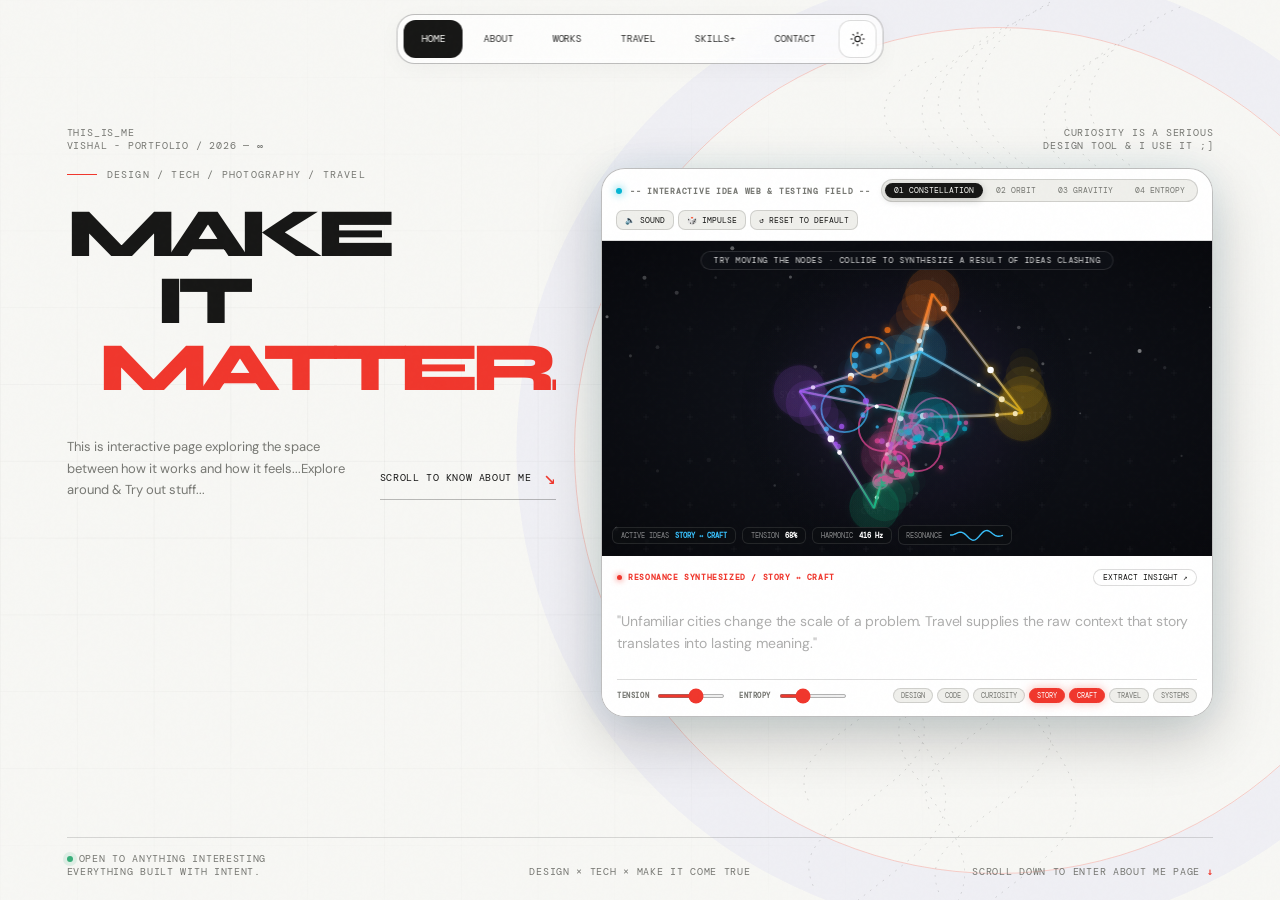
<file: index.html>
<!doctype html>
<html lang="en" class="home-html">
<head>
<meta charset="utf-8"><meta name="viewport" content="width=device-width,initial-scale=1"><meta name="theme-color" content="#f7f7f4"><meta name="description" content="Independent Practice — a portfolio for design, technology, experiments, and places remembered.">
<title>This_is_me® — home.</title>
<script>try{const t=localStorage.getItem('ip-theme');if(t)document.documentElement.dataset.theme=t;if(sessionStorage.getItem('ip-route-enter')){document.documentElement.classList.add('route-enter','route-enter--'+(sessionStorage.getItem('ip-route-kind')||'home'))}}catch(e){}</script>
<link rel="icon" type="image/png" sizes="512x512" href="assets/chrome-v-512.png">
<link rel="stylesheet" href="styles.css">
</head>
<body class="home-page" data-page="home">
<div class="noise" aria-hidden="true"></div>
<div class="intro-loader" id="introLoader" aria-label="Loading portfolio"><div class="loader-meta"><span>THIS_IS_ME</span><span>Digital / Physical / In-between</span></div><div class="loader-main"><h1 class="loader-title"><span>Making</span><span><em>something</em></span><span>matter.</span></h1><div class="loader-meter"><span></span></div></div><div class="loader-foot"><span>Portfolio / 2026—∞</span><span class="loader-index" id="loaderIndex">00—100</span><span>Preparing the unusual ↗</span></div></div>
<div class="transition-curtain" id="transitionCurtain" aria-hidden="true"></div>
<header class="site-header" id="siteHeader"><nav class="nav-links" aria-label="Main navigation">
<a class="nav-link active" href="index.html" aria-current="page">HOME</a><a class="nav-link" href="about.html">ABOUT</a><a class="nav-link" href="works.html">WORKS</a><a class="nav-link" href="travel.html">TRAVEL</a><a class="nav-link" href="achievements.html">SKILLS+</a><a class="nav-link" href="contact.html">CONTACT</a></nav><button class="theme-toggle" id="themeToggle" aria-label="Switch to dark theme" title="Toggle light/dark theme"><svg class="theme-icon" viewBox="0 0 24 24" fill="none" aria-hidden="true"><circle cx="12" cy="12" r="4" stroke="currentColor" stroke-width="1.6"/><path d="M12 2v2M12 20v2M4.93 4.93l1.42 1.42m11.3 11.3 1.42 1.42M2 12h2m16 0h2M4.93 19.07l1.42-1.42m11.3-11.3 1.42-1.42" stroke="currentColor" stroke-width="1.6" stroke-linecap="round"/></svg></button></header>
<main>
<section class="home-hero" id="homeHero" aria-label="Portfolio introduction">
<svg class="home-contours" viewBox="0 0 700 760" fill="none" aria-hidden="true"><g stroke="currentColor" stroke-width="1" opacity=".65"><path d="M475 14c-80 35-85 91-28 126s69 62 20 99-84 62-55 103 64 72 15 105-102 71-67 121 56 74 1 116-83 56-66 95"/><path d="M503-5c-94 41-100 105-34 146s79 71 24 113-97 69-64 117 74 81 18 120-115 81-76 137 64 86 5 133-95 62-76 104"/><path d="M536-22c-108 47-115 118-40 164s90 81 28 128-110 77-73 131 84 91 21 135-128 90-85 151 72 97 9 150-106 69-85 118"/><path d="M566-39c-122 53-129 132-46 183s102 92 33 144-123 85-82 145 94 101 24 150-142 100-94 168 80 108 10 167-117 76-93 132"/><path d="M420 32c-58 25-63 67-23 92s52 48 13 76-70 49-44 80 52 57 12 82-78 54-51 91 43 55 0 88-66 43-52 72"/><path d="M600 24c-83 36-88 91-31 126s69 63 20 99-85 61-56 103 64 72 16 105-102 71-67 121 56 74 1 116-83 57-66 95"/><path d="M632 3c-96 42-102 105-35 146s78 71 23 113-97 69-64 117 74 81 18 120-115 81-76 137 64 86 5 133-95 62-76 104"/><path d="M668-20c-110 48-116 119-41 165s90 80 28 127-110 78-73 132 84 91 21 135-128 90-85 151 72 97 9 150-106 69-85 118"/></g></svg>
<div class="home-meta"><span>THIS_IS_ME<br>VISHAL - Portfolio / 2026 — ∞</span><span>Curiosity is a serious<br>design tool & i use it ;] </span></div>
<div class="home-layout">
<div class="home-copy"><p class="home-overline">Design / Tech / Photography / Travel</p><h1 class="home-title"><span class="line"><span>MAKE</span></span><span class="line"><span>IT</span></span><span class="line"><span>MATTER.</span></span></h1><div class="home-deck"><p>This is interactive page exploring the space between how it works and how it feels...Explore around & Try out stuff...</p><a class="home-nudge route-link" href="about.html" data-x="82%" data-y="80%">Scroll to know about ME <b>↘</b></a></div></div>

<!-- Interactive Idea Web & Testing Field -->
<section class="concept-engine-frame" id="conceptEngine" aria-label="Interactive Idea Web & Design Philosophy Engine">
  <div class="engine-head">
    <div class="engine-head-left">
      <span class="engine-live-dot"></span>
      <span class="engine-status-label" id="engineStatusLabel">-- Interactive Idea Web & Testing Field --</span>
    </div>
    <div class="engine-head-presets" role="group" aria-label="Field Presets">
      <button type="button" class="preset-pill active" data-preset="constellation">01 Constellation</button>
      <button type="button" class="preset-pill" data-preset="orbit">02 Orbit</button>
      <button type="button" class="preset-pill" data-preset="gravitas">03 Gravitiy</button>
      <button type="button" class="preset-pill" data-preset="entropy">04 Entropy</button>
    </div>
    <div class="engine-head-actions">
      <button type="button" class="engine-btn" id="engineAudioBtn" title="Toggle Sound (Micro-Haptics)" aria-label="Toggle sound">🔈 Sound</button>
      <button type="button" class="engine-btn" id="engineShuffleBtn" title="Impulse Field" aria-label="Impulse field">🎲 Impulse</button>
      <button type="button" class="engine-btn" id="engineResetBtn" title="Reset Field" aria-label="Reset field">↺ Reset to default</button>
    </div>
  </div>

  <div class="engine-stage">
    <canvas id="conceptCanvas" class="concept-canvas" role="img" aria-label="Interactive Physics Idea Web"></canvas>
    
    <!-- Interaction Hint Overlay -->
    <div class="engine-hint" id="engineHint">
      <span>Try moving the nodes · Collide to synthesize a result of IDEAS clashing</span>
    </div>

    <!-- Active Field Metrics Overlay -->
    <div class="engine-metrics-overlay" id="engineMetrics">
      <div class="metric-item">
        <span class="metric-key">ACTIVE IDEAS</span>
        <span class="metric-val accent-val" id="metricAxis">DESIGN ↔ CODE</span>
      </div>
      <div class="metric-item">
        <span class="metric-key">TENSION</span>
        <span class="metric-val" id="metricTension">68%</span>
      </div>
      <div class="metric-item">
        <span class="metric-key">HARMONIC</span>
        <span class="metric-val" id="metricHarmonic">432 Hz</span>
      </div>
      <div class="metric-item metric-wave-item">
        <span class="metric-key">RESONANCE</span>
        <canvas id="harmonicWaveCanvas" width="54" height="14" class="wave-canvas" aria-hidden="true"></canvas>
      </div>
    </div>
  </div>

  <!-- Real-Time Thought Synthesis Deck -->
  <div class="engine-synthesis-deck" id="engineSynthesisDeck">
    <div class="synthesis-header">
      <div class="synthesis-kicker">
        <span class="synthesis-dot"></span>
        <span id="synthesisKickerText">COLLISION RESONANCE / DESIGN ↔ CODE</span>
      </div>
      <button type="button" class="copy-thesis-btn" id="copyThesisBtn" title="Extract & Copy Insight">
        <span>Extract Insight</span>
        <span class="arrow">↗</span>
      </button>
    </div>

    <blockquote class="synthesis-quote" id="synthesisQuote">
      "When logic learns to breathe, software stops feeling like an appliance and becomes an extension of human intent."
    </blockquote>

    <!-- Hardware Tuning Dials -->
    <div class="engine-controls-row">
      <div class="control-knob-group">
        <label for="tensionSlider" class="knob-label">TENSION</label>
        <input type="range" id="tensionSlider" min="20" max="100" value="68" class="engine-slider" aria-label="Field Tension">
      </div>
      <div class="control-knob-group">
        <label for="entropySlider" class="knob-label">ENTROPY</label>
        <input type="range" id="entropySlider" min="10" max="100" value="38" class="engine-slider" aria-label="Field Entropy">
      </div>
      <div class="synthesis-node-chips" id="nodeChips">
        <span class="node-chip active" data-node="DESIGN">Design</span>
        <span class="node-chip active" data-node="CODE">Code</span>
        <span class="node-chip" data-node="CURIOSITY">Curiosity</span>
        <span class="node-chip" data-node="STORY">Story</span>
        <span class="node-chip" data-node="CRAFT">Craft</span>
        <span class="node-chip" data-node="TRAVEL">Travel</span>
        <span class="node-chip" data-node="SYSTEMS">Systems</span>
      </div>
    </div>
  </div>

  <div class="engine-toast" id="engineToast" role="status" aria-live="polite"></div>
</section>

</div>

<div class="home-footer">
  <div><span class="availability-dot"></span>Open to Anything interesting <br>Everything Built with intent.</div>
  <div>Design × Tech × Make it come True</div>
  <div class="home-footer-scroll">
    <span>Scroll down to Enter About me page </span>
    <span style="color:var(--accent);font-weight:700">↓</span>
  </div>
</div>

<!-- Elastic Rubber-Band Pull Indicator -->
<div class="rubberband-indicator" id="rubberbandIndicator" aria-hidden="true">
  <div class="rubberband-arc-wrap">
    <svg class="rubberband-svg" viewBox="0 0 320 60" preserveAspectRatio="none">
      <path id="rubberbandPath" d="M 0 10 Q 160 10 320 10" stroke="currentColor" fill="none" stroke-width="2.5" stroke-linecap="round"/>
    </svg>
  </div>
  <div class="rubberband-pill" id="rubberbandPill">
    <span class="rubberband-arrow" id="rubberbandArrow">↓</span>
    <span class="rubberband-label" id="rubberbandLabel">"Pull down to reach me"</span>
    <div class="rubberband-bar"><span id="rubberbandBarFill"></span></div>
  </div>
</div>

</section>
</main>

<script src="concept-engine.js"></script>
<script src="site.js"></script>
</body></html>
</file>
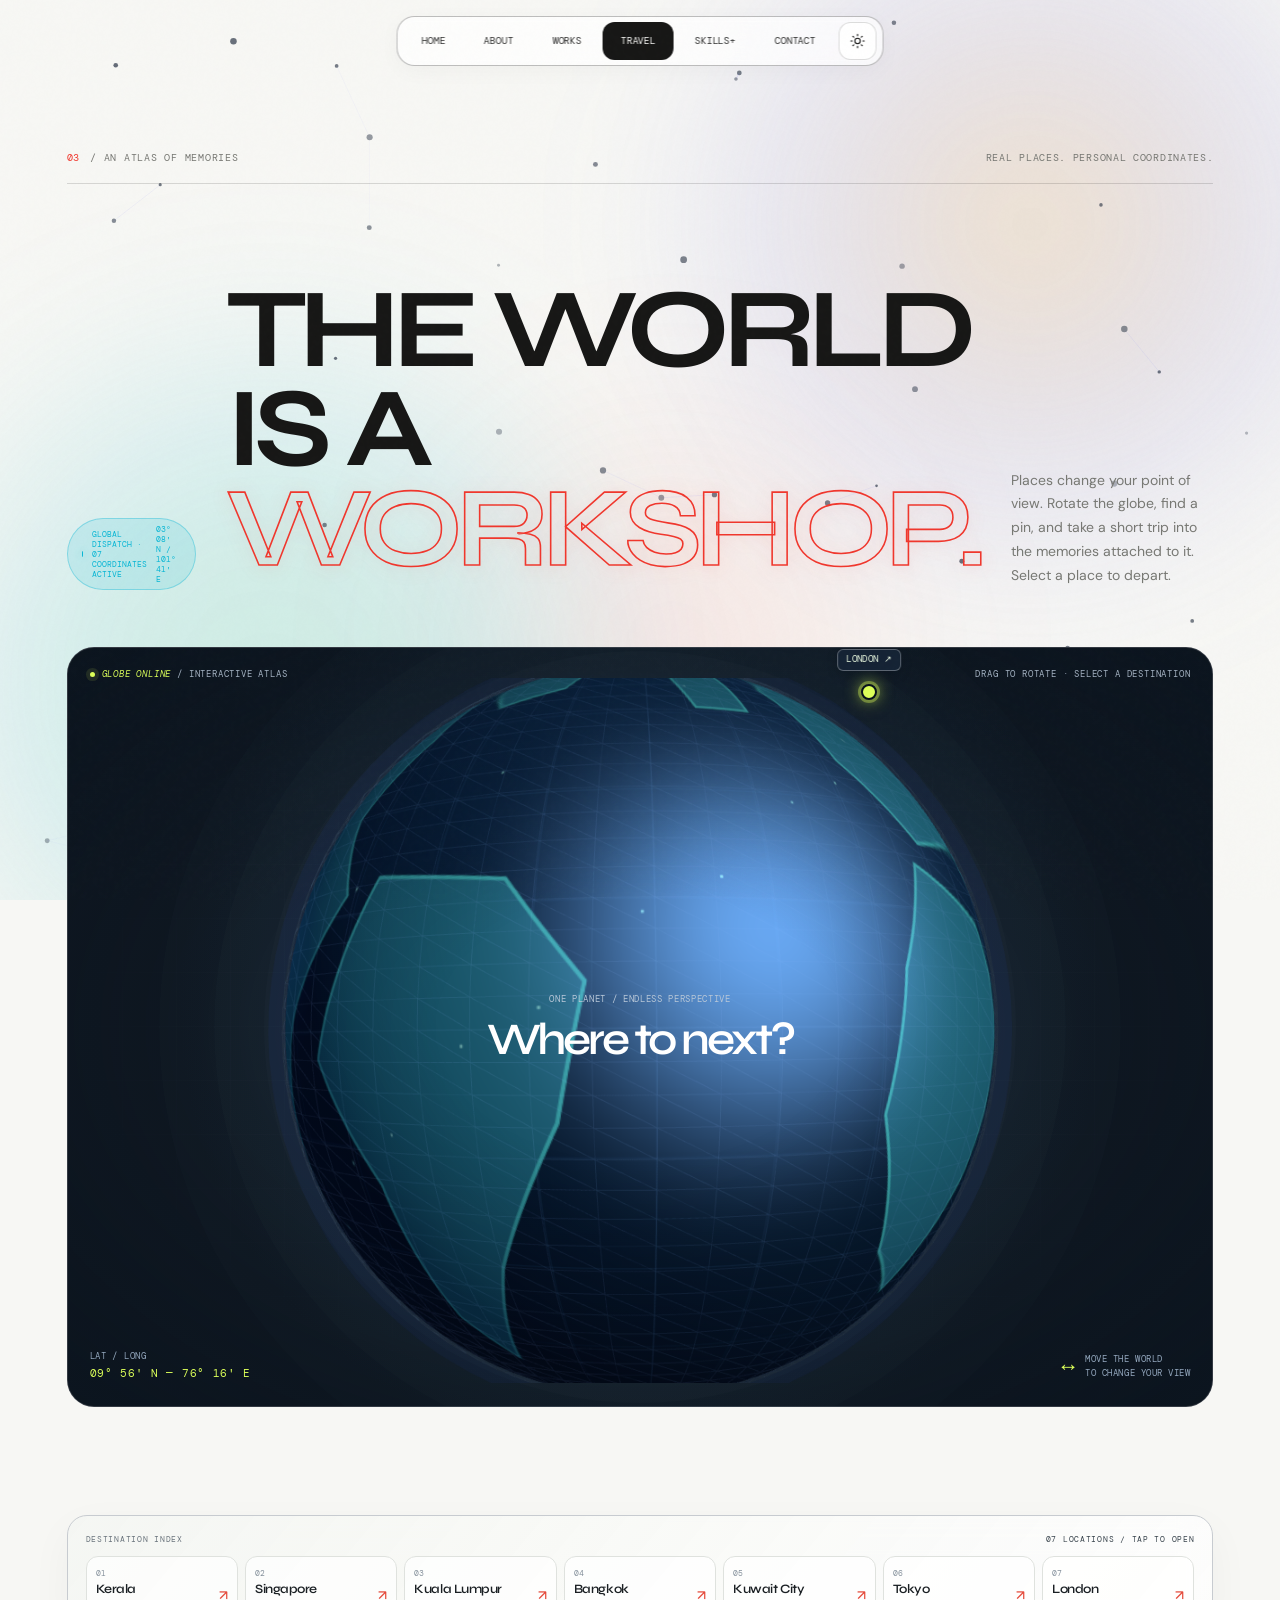
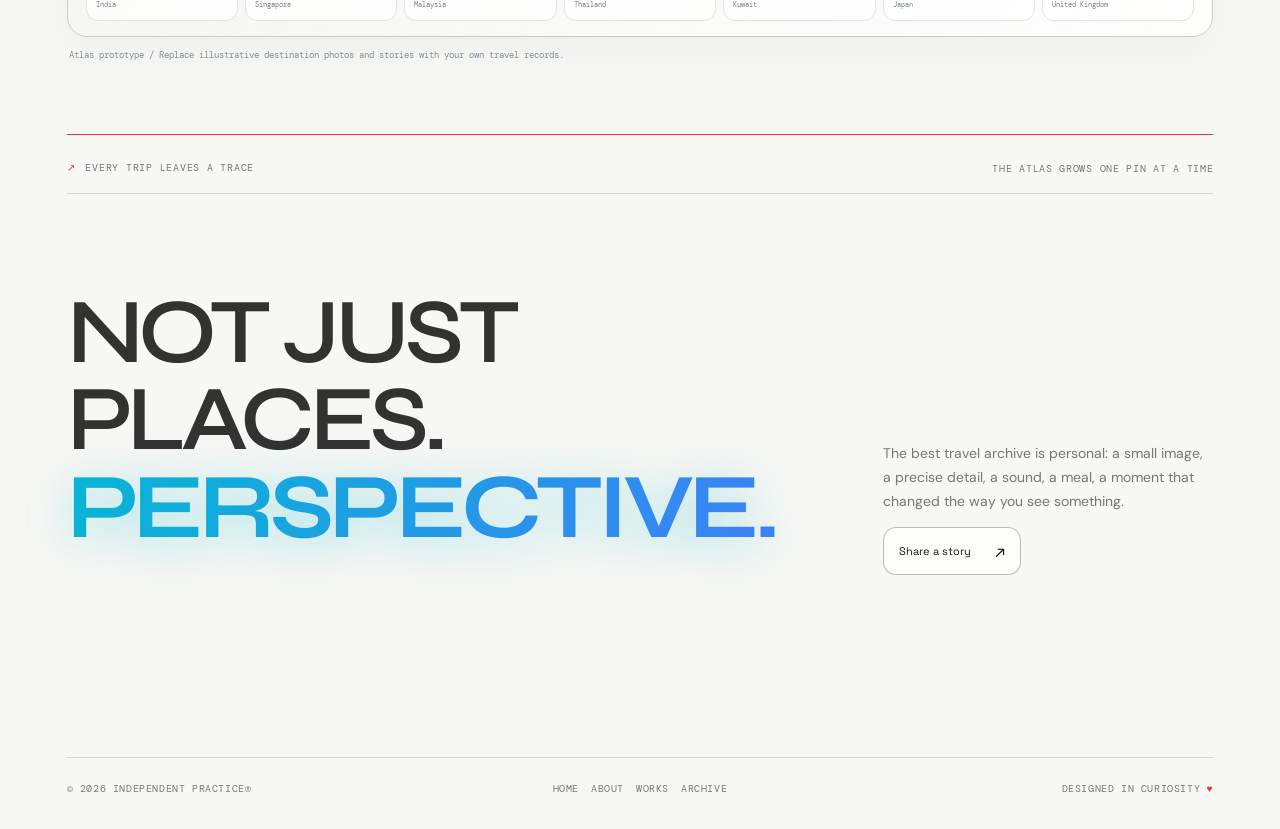
<file: travel.html>
<!doctype html>
<html lang="en"><head><meta charset="utf-8"><meta name="viewport" content="width=device-width,initial-scale=1"><meta name="theme-color" content="#111923"><meta name="description" content="An interactive travel atlas — rotating globe, destinations, photographs, and field notes."><title>Travel Atlas — Independent Practice®</title><script>try{const t=localStorage.getItem('ip-theme');if(t)document.documentElement.dataset.theme=t;if(sessionStorage.getItem('ip-route-enter')){document.documentElement.classList.add('route-enter','route-enter--'+(sessionStorage.getItem('ip-route-kind')||'home'))}}catch(e){}</script><link rel="icon" type="image/png" sizes="512x512" href="assets/chrome-v-512.png"><link rel="stylesheet" href="styles.css"></head>
<body class="travel-page" data-page="travel"><div class="noise" aria-hidden="true"></div><div class="scroll-progress" id="scrollProgress"></div><div class="transition-curtain" id="transitionCurtain" aria-hidden="true"></div>
<header class="site-header" id="siteHeader"><nav class="nav-links" aria-label="Main navigation"><a class="nav-link" href="index.html">HOME</a><a class="nav-link" href="about.html">ABOUT</a><a class="nav-link" href="works.html">WORKS</a><a class="nav-link active" href="travel.html" aria-current="page">TRAVEL</a><a class="nav-link" href="achievements.html">SKILLS+</a><a class="nav-link" href="contact.html">CONTACT</a></nav><button class="theme-toggle" id="themeToggle" aria-label="Switch to light theme" title="Toggle light/dark theme"><svg class="theme-icon" viewBox="0 0 24 24" fill="none" aria-hidden="true"><circle cx="12" cy="12" r="4" stroke="currentColor" stroke-width="1.6"/><path d="M12 2v2M12 20v2M4.93 4.93l1.42 1.42m11.3 11.3 1.42 1.42M2 12h2m16 0h2M4.93 19.07l1.42-1.42m11.3-11.3 1.42-1.42" stroke="currentColor" stroke-width="1.6" stroke-linecap="round"/></svg></button></header>
<main class="page-wrap travel-page-wrap">
<div class="page-topline"><div class="section-index"><b>03</b><span>/ An atlas of memories</span></div><div class="section-aside">Real places. Personal coordinates.</div></div>
<div class="travel-heading">
  <div class="travel-status-telemetry reveal">
    <span class="telemetry-beacon"></span>
    <span class="telemetry-tag">GLOBAL DISPATCH · 07 COORDINATES ACTIVE</span>
    <span class="telemetry-coord" id="headerCoordTicker">09° 56′ N / 76° 16′ E</span>
  </div>
  <h1 class="page-heading reveal ending-title-travel-hero">
    <span class="title-line-top">The world</span>
    <span class="title-line-bot">is a <span class="stroke scroll-fill kinetic-cyan-gradient" data-text="workshop.">workshop.</span></span>
  </h1>
  <p class="heading-copy reveal">Places change your point of view. Rotate the globe, find a pin, and take a short trip into the memories attached to it. Select a place to depart.</p>
</div>
<section class="globe-stage reveal" id="globeStage" aria-label="Interactive rotating 3D globe"><div class="globe-meta"><span><i class="live-mark">Globe online</i> / Interactive atlas</span><span>Drag to rotate · Select a destination</span></div><canvas class="globe-canvas" id="globeCanvas" aria-label="Drag the globe to rotate it" role="img"></canvas><div class="globe-halo"></div><div class="globe-pins" id="globePins"><button class="location-pin" data-id="kochi" aria-label="Explore Kochi, India"><span>Kochi, IN ↗</span></button><button class="location-pin" data-id="singapore" aria-label="Explore Singapore"><span>Singapore ↗</span></button><button class="location-pin" data-id="kuala-lumpur" aria-label="Explore Kuala Lumpur, Malaysia"><span>Kuala Lumpur ↗</span></button><button class="location-pin" data-id="bangkok" aria-label="Explore Bangkok, Thailand"><span>Bangkok ↗</span></button><button class="location-pin" data-id="kuwait" aria-label="Explore Kuwait City, Kuwait"><span>Kuwait City ↗</span></button><button class="location-pin" data-id="tokyo" aria-label="Explore Tokyo, Japan"><span>Tokyo ↗</span></button><button class="location-pin" data-id="london" aria-label="Explore London, United Kingdom"><span>London ↗</span></button></div><div class="globe-center-label"><div class="tiny">One planet / endless perspective</div><h3>Where to next?</h3></div><div class="globe-instruction"><b>↔</b><span>Move the world<br>to change your view</span></div><div class="globe-coordinates">Lat / long<br><strong id="globeCoords">09° 56′ N — 76° 16′ E</strong></div></section>
<div class="atlas-destination-rail" aria-label="Choose a destination directly">
  <div class="atlas-rail-label"><span>DESTINATION INDEX</span><b>07 LOCATIONS / TAP TO OPEN</b></div>
  <div class="atlas-destination-list">
    <button type="button" data-destination-shortcut="kochi"><i>01</i><span>Kerala</span><small>India</small><b>↗</b></button>
    <button type="button" data-destination-shortcut="singapore"><i>02</i><span>Singapore</span><small>Singapore</small><b>↗</b></button>
    <button type="button" data-destination-shortcut="kuala-lumpur"><i>03</i><span>Kuala Lumpur</span><small>Malaysia</small><b>↗</b></button>
    <button type="button" data-destination-shortcut="bangkok"><i>04</i><span>Bangkok</span><small>Thailand</small><b>↗</b></button>
    <button type="button" data-destination-shortcut="kuwait"><i>05</i><span>Kuwait City</span><small>Kuwait</small><b>↗</b></button>
    <button type="button" data-destination-shortcut="tokyo"><i>06</i><span>Tokyo</span><small>Japan</small><b>↗</b></button>
    <button type="button" data-destination-shortcut="london"><i>07</i><span>London</span><small>United Kingdom</small><b>↗</b></button>
  </div>
</div>
<p class="globe-note">Atlas prototype / Replace illustrative destination photos and stories with your own travel records.</p>

<!-- Dynamic Destination View with Kinetic Motion & Interactive Cards -->
<section class="destination-view" id="destinationView" aria-live="polite" aria-label="Selected destination details">
  <div class="destination-hero" id="destinationHero">
    <div class="destination-actions">
      <button type="button" id="backToGlobe">← Back to globe</button>
      <div class="destination-live-tag"><span class="live-dot-pulse"></span> DESTINATION LOCKED</div>
    </div>
    <div class="destination-content">
      <div class="dest-index" id="destIndex">Field note / 001 / India</div>
      <h2 class="destination-name" id="destName">Kerala<span>India.</span></h2>
      <p class="destination-subtitle" id="destSubtitle"></p>
    </div>
  </div>
  
  <div class="destination-facts" id="destFacts">
    <div class="dest-fact"><strong id="destLat">09° 56′ N</strong><span>Latitude</span></div>
    <div class="dest-fact"><strong id="destLon">76° 16′ E</strong><span>Longitude</span></div>
    <div class="dest-fact"><strong id="destCount">01 / 07</strong><span>Field note</span></div>
    <div class="dest-fact"><strong id="destMood">Coastal</strong><span>Memory type</span></div>
  </div>

  <div class="destination-story">
    <div>
      <div class="eyebrow">A note from the field</div>
      <h3 id="destStoryTitle">A familiar place can still surprise you.</h3>
    </div>
    <p id="destStory"></p>
  </div>

  <div class="dest-gallery-head">
    <div>
      <div class="eyebrow">Collected frames</div>
      <h3>Postcards from here.</h3>
    </div>
    <span class="tiny" id="destGalleryCount">04 images / sample</span>
  </div>

  <div class="dest-gallery" id="destGallery"></div>

  <div class="dest-notes">
    <div class="dest-notes-header">
      <div>
        <label for="destNotes">Personal field notes</label>
        <p>Your notes save locally in this browser. Add a moment, a place, a name to remember.</p>
      </div>
      <span class="notes-status-badge" id="notesStatusBadge">● Saved to memory</span>
    </div>
    <textarea id="destNotes" placeholder="A little detail I don't want to forget…" aria-label="Personal travel notes"></textarea>
  </div>
</section>

<!-- Travel Closing Statement: Kinetic typography & tightened spacing -->
<section class="page-ending-section travel-ending-section">
  <div class="hairline" data-draw-line></div>
  <div class="page-topline" style="margin-top:22px"><div class="section-index"><b>↗</b><span>Every trip leaves a trace</span></div><div class="section-aside">The atlas grows one pin at a time</div></div>
  <div class="heading-grid">
    <h2 class="page-heading reveal ending-title-travel">
      <span class="title-line-1 font-display">Not just places.</span>
      <span class="title-line-2 kinetic-cyan-gradient" data-text="PERSPECTIVE.">PERSPECTIVE.</span>
    </h2>
    <div class="reveal">
      <p class="heading-copy">The best travel archive is personal: a small image, a precise detail, a sound, a meal, a moment that changed the way you see something.</p>
      <a class="pill-link" href="contact.html">Share a story <span class="arrow">↗</span></a>
    </div>
  </div>
</section>
</main>
<footer class="site-footer"><div class="footer-left">© <span data-year></span> Independent Practice®</div><div class="footer-mid"><a href="index.html">Home</a><a href="about.html">About</a><a href="works.html">Works</a><a href="achievements.html">Archive</a></div><div class="footer-right">Designed in curiosity <span>♥</span></div></footer>
<div class="flight-overlay" id="flightOverlay" role="status" aria-live="assertive" aria-hidden="true" data-phase="boarding">
<div class="flight-sky" aria-hidden="true"><i></i><i></i><i></i><i></i><i></i><i></i><i></i><i></i><i></i><i></i><i></i><i></i></div><div class="flight-scanline" aria-hidden="true"></div><div class="flight-engine-flash" aria-hidden="true"></div><div class="flight-flightcode" aria-hidden="true"><span>ROUTE LOCKED</span><b>GO</b><span>FIELD TRANSIT / 01</span></div>
<header class="flight-meta"><span><i class="flight-live-dot"></i>Atlas flight systems / route acquired</span><span id="flightRouteTop">Boarding pass / Singapore</span></header>
<div class="flight-stage"><div class="flight-coordinate flight-coordinate-a">A / DEPARTURE<br><b>09° 56′ N</b></div><div class="flight-coordinate flight-coordinate-b">B / ARRIVAL<br><b id="flightArrivalCoord">01° 21′ N</b></div>
<div class="flight-route" aria-hidden="true"><svg viewBox="0 0 1440 420" preserveAspectRatio="none" role="presentation"><defs><linearGradient id="flightLineGradient" x1="0" y1="0" x2="1" y2="0"><stop offset="0" stop-color="#fff" stop-opacity=".15"/><stop offset=".55" stop-color="#dcff59"/><stop offset="1" stop-color="#fff"/></linearGradient><filter id="flightGlow"><feGaussianBlur stdDeviation="4" result="blur"/><feMerge><feMergeNode in="blur"/><feMergeNode in="SourceGraphic"/></feMerge></filter></defs><path class="flight-path-under" d="M -20 340 C 180 5 405 420 650 210 S 1080 5 1460 135"/><path class="flight-path" id="flightPath" pathLength="1000" d="M -20 340 C 180 5 405 420 650 210 S 1080 5 1460 135"/><path class="flight-route-dashes" d="M -20 340 C 180 5 405 420 650 210 S 1080 5 1460 135"/><circle class="flight-route-start" cx="5" cy="320" r="5"/><circle class="flight-route-end" cx="1420" cy="145" r="7"/><g class="flight-plane-group" id="flightPlaneGroup"><g transform="translate(-32,-24)" filter="url(#flightGlow)"><path d="M4 25 58 1 43 28 58 48 4 25Z" fill="#f7f7f4"/><path d="M4 25 43 28 24 36Z" fill="#dcff59"/><path d="M22 18 38 16 30 23Z" fill="#dcff59"/></g><animateMotion id="planeMotion" dur="3.25s" begin="indefinite" fill="freeze" rotate="auto" path="M -20 340 C 180 5 405 420 650 210 S 1080 5 1460 135"/></g></svg></div>
<div class="flight-word" id="flightTitle">Next stop<span id="flightPlace">Singapore.</span></div><div class="flight-status-note" id="flightBottomLabel">Checking route conditions…</div><div class="flight-altitude">ALT <b id="flightAltitude">0000</b> FT <span>·</span> SPEED <b id="flightSpeed">000</b> KTS</div></div>
<footer class="flight-bottom"><div class="flight-phase-list"><span class="active" data-flight-phase="boarding">01 / Boarding</span><span data-flight-phase="takeoff">02 / Takeoff</span><span data-flight-phase="cruise">03 / Cruise</span><span data-flight-phase="arrival">04 / Arrival</span></div><div class="flight-progress-wrap"><div class="flight-progress"><span></span></div><div id="flightProgressText">Preparing departure / 00%</div></div></footer>
</div>
<script src="assets/three.min.js"></script>
<script src="site.js" defer></script></body></html>
</file>
<file: styles.css>
@import url('https://fonts.googleapis.com/css2?family=DM+Mono:wght@400;500&family=DM+Sans:wght@400;500;600;700&family=Space+Grotesk:wght@400;500;600;700&family=Syne:wght@500;600;700;800&display=swap');
:root{color-scheme:light;--bg:#f7f7f4;--bg-soft:#efefeb;--surface:rgba(255,255,255,.74);--surface-solid:#fff;--ink:#171716;--muted:#777873;--line:rgba(23,23,22,.15);--line-strong:rgba(23,23,22,.28);--accent:#f0372d;--accent-soft:#ffe5e1;--blue:#3d45ed;--lime:#dcff59;--shadow:0 18px 60px rgba(20,20,18,.09);--body:'DM Sans',sans-serif;--display:'Syne',sans-serif;--ui:'Space Grotesk',sans-serif;--mono:'DM Mono',monospace;--ease:cubic-bezier(.2,.78,.18,1);--pad:clamp(18px,5.2vw,84px);--nav-h:52px;--radius:24px}
:root[data-theme="dark"]{color-scheme:dark;--bg:#111211;--bg-soft:#1b1c1a;--surface:rgba(31,32,29,.78);--surface-solid:#20211e;--ink:#f2f2ec;--muted:#a1a39a;--line:rgba(242,242,236,.15);--line-strong:rgba(242,242,236,.28);--accent:#ff5248;--accent-soft:#442321;--shadow:0 18px 60px rgba(0,0,0,.25)}
*{box-sizing:border-box}html{scroll-behavior:smooth;scroll-padding-top:100px}body{margin:0;min-width:320px;background:var(--bg);color:var(--ink);font-family:var(--body);font-size:14px;line-height:1.55;-webkit-font-smoothing:antialiased;overflow-x:hidden;transition:background .35s,color .35s}img,svg,canvas{max-width:100%}img{display:block}a{color:inherit;text-decoration:none}button,input,select,textarea{font:inherit;color:inherit}button{cursor:pointer}button,a{-webkit-tap-highlight-color:transparent}::selection{background:var(--accent);color:#fff}.mono,.eyebrow,.tiny,.nav-link,.section-index,.date-pill,.meta,.field-label{font-family:var(--mono);text-transform:uppercase;letter-spacing:.075em;font-size:10px}.eyebrow{color:var(--muted);display:flex;gap:10px;align-items:center}.eyebrow:before{content:"";width:22px;height:1px;background:var(--accent)}.noise{position:fixed;inset:0;z-index:900;pointer-events:none;opacity:.025;background-image:url("data:image/svg+xml,%3Csvg viewBox='0 0 180 180' xmlns='http://www.w3.org/2000/svg'%3E%3Cfilter id='n'%3E%3CfeTurbulence type='fractalNoise' baseFrequency='.95' numOctaves='3' stitchTiles='stitch'/%3E%3C/filter%3E%3Crect width='100%25' height='100%25' filter='url(%23n)' opacity='.55'/%3E%3C/svg%3E")}
/* capsule navigation */
.site-header{position:fixed;z-index:500;top:16px;left:50%;transform:translateX(-50%);width:max-content;max-width:calc(100vw - 28px);display:flex;align-items:center;justify-content:center;padding:5px 6px;border:1px solid var(--line-strong);background:var(--surface);backdrop-filter:blur(18px) saturate(130%);-webkit-backdrop-filter:blur(18px) saturate(130%);border-radius:18px;box-shadow:0 5px 22px rgba(0,0,0,.035);transition:background .3s,border-color .3s,transform .45s var(--ease)}.site-header:before{content:"";position:absolute;inset:4px;border-radius:14px;pointer-events:none;border:1px solid rgba(255,255,255,.28)}.nav-links{display:flex;align-items:center;gap:3px;position:relative;z-index:1}.nav-link{position:relative;display:flex;align-items:center;justify-content:center;min-height:38px;padding:0 clamp(9px,1.55vw,18px);border-radius:12px;font-size:10px;letter-spacing:-.015em;color:var(--ink);white-space:nowrap;opacity:.88;transition:color .24s,background .28s var(--ease),transform .28s var(--ease),opacity .2s}.nav-link:hover{opacity:1;transform:translateY(-1px)}.nav-link.active{background:var(--ink);color:var(--bg);opacity:1}.nav-link .nav-dot{display:none;width:5px;height:5px;margin-left:5px;border-radius:50%;background:var(--accent)}.theme-toggle{position:relative;z-index:2;display:grid;place-items:center;margin-left:5px;width:38px;height:38px;border:0;border-radius:12px;background:var(--surface-solid);color:var(--ink);box-shadow:inset 0 0 0 1px var(--line);transition:transform .3s,background .3s}.theme-toggle:hover{transform:rotate(-8deg) scale(1.04)}.theme-toggle svg{width:16px;height:16px}.menu-toggle{display:none;border:0;background:transparent;padding:0 12px;font:10px var(--mono);text-transform:uppercase}.scroll-progress{position:fixed;top:0;left:0;z-index:650;height:2px;width:0;background:var(--accent);transform-origin:left;pointer-events:none}
/* loader and portal transitions */
.intro-loader{position:fixed;inset:0;z-index:1200;display:grid;grid-template-rows:auto 1fr auto;padding:26px var(--pad);background:var(--accent);color:#fff;clip-path:inset(0 0 0 0);visibility:visible;transition:clip-path 1.05s var(--ease),visibility 1.05s}.intro-loader.hide{clip-path:inset(0 0 100% 0);visibility:hidden;opacity:0;pointer-events:none}.loader-meta,.loader-foot{display:flex;justify-content:space-between;gap:16px;font:10px var(--mono);letter-spacing:.09em;text-transform:uppercase}.loader-main{align-self:center}.loader-title{font:800 clamp(54px,14vw,190px)/.77 var(--display);letter-spacing:-.105em;text-transform:uppercase;margin:0}.loader-title span{display:block;overflow:hidden}.loader-title em{font-style:normal;color:var(--ink)}.loader-meter{height:2px;max-width:560px;background:#ffffff65;margin-top:36px;overflow:hidden}.loader-meter span{height:100%;display:block;width:0;background:var(--ink);animation:loadmeter 1.75s var(--ease) forwards}.loader-foot{align-items:end}.loader-index{font-size:clamp(24px,4vw,52px);font-family:var(--display);letter-spacing:-.06em}@keyframes loadmeter{to{width:100%}}.transition-curtain{position:fixed;inset:0;z-index:1100;pointer-events:none;background:var(--accent);clip-path:circle(0 at var(--tx,50vw) var(--ty,50vh));visibility:hidden}.transition-curtain.cover{visibility:visible;animation:portal-in .75s cubic-bezier(.7,0,.2,1) forwards}.route-enter .transition-curtain{visibility:visible;clip-path:circle(150vmax at var(--tx,50vw) var(--ty,50vh));animation:portal-out .95s cubic-bezier(.16,1,.3,1) forwards}@keyframes portal-in{to{clip-path:circle(150vmax at var(--tx,50vw) var(--ty,50vh))}}@keyframes portal-out{to{clip-path:circle(0 at var(--tx,50vw) var(--ty,50vh));visibility:hidden}}
/* shared editorial elements */
.page-wrap{padding:clamp(108px,13vw,150px) var(--pad) 80px;min-height:100svh}.page-topline{display:flex;align-items:center;justify-content:space-between;gap:20px;margin-bottom:clamp(35px,6vw,78px);padding-bottom:14px;border-bottom:1px solid var(--line)}.section-index{display:flex;gap:10px;align-items:center;color:var(--muted)}.section-index b{font-weight:400;color:var(--accent)}.section-aside{font:10px var(--mono);letter-spacing:.07em;text-transform:uppercase;color:var(--muted);text-align:right}.page-heading{font:700 clamp(46px,9.4vw,136px)/.87 var(--display);letter-spacing:-.09em;margin:0;text-transform:uppercase;max-width:1100px}.page-heading .stroke{color:transparent;-webkit-text-stroke:1.25px var(--ink)}.page-heading .accent{color:var(--accent)}.heading-copy{max-width:380px;color:var(--muted);font-size:14px;line-height:1.7}.heading-grid{display:grid;grid-template-columns:1fr minmax(210px,330px);gap:44px;align-items:end;margin-bottom:clamp(60px,9vw,125px)}.hairline{height:1px;background:var(--line);position:relative;overflow:hidden}.hairline:after{content:"";position:absolute;inset:0;background:var(--accent);transform:scaleX(0);transform-origin:left;transition:transform 1.2s var(--ease)}.hairline.in-view:after{transform:scaleX(1)}.tag{display:inline-flex;align-items:center;gap:7px;border:1px solid var(--line);border-radius:999px;padding:7px 10px;font:10px var(--mono);letter-spacing:.04em;text-transform:uppercase}.tag-dot{width:5px;height:5px;border-radius:50%;background:var(--accent)}.pill-link{display:inline-flex;align-items:center;gap:24px;border:1px solid var(--line-strong);border-radius:13px;padding:12px 15px;font:11px var(--ui);background:var(--surface);transition:background .25s,color .25s,border-color .25s,transform .25s}.pill-link .arrow{font-size:17px;transition:transform .25s}.pill-link:hover{background:var(--ink);color:var(--bg);border-color:var(--ink);transform:translateY(-2px)}.pill-link:hover .arrow{transform:translate(3px,-3px)}.text-link{display:inline-flex;gap:12px;align-items:center;border-bottom:1px solid var(--line-strong);padding-bottom:7px;font-size:12px}.text-link span{color:var(--accent);transition:transform .2s}.text-link:hover span{transform:translate(3px,-3px)}.reveal{opacity:0;transform:translate3d(0,28px,0);transition:opacity .8s var(--ease),transform .8s var(--ease)}.reveal.in-view{opacity:1;transform:translate3d(0,0,0)}.reveal-group>*{opacity:0;transform:translateY(20px);transition:opacity .7s var(--ease),transform .7s var(--ease)}.reveal-group.in-view>*{opacity:1;transform:none}.reveal-group.in-view>*:nth-child(2){transition-delay:.08s}.reveal-group.in-view>*:nth-child(3){transition-delay:.16s}.reveal-group.in-view>*:nth-child(4){transition-delay:.24s}.reveal-group.in-view>*:nth-child(5){transition-delay:.32s}
.site-footer{margin:40px var(--pad) 22px;border-top:1px solid var(--line);padding:22px 0 12px;display:grid;grid-template-columns:1fr auto 1fr;gap:16px;align-items:center;font:10px var(--mono);text-transform:uppercase;letter-spacing:.06em;color:var(--muted)}.site-footer .footer-mid{display:flex;gap:12px}.site-footer .footer-mid a:hover{color:var(--accent)}.site-footer .footer-right{text-align:right}.site-footer .footer-right span{color:var(--accent)}
/* HOME — intentionally locked to one viewport */
html.home-html,body.home-page{height:100%;overflow:hidden}.home-page main{height:100svh}.home-hero{height:100svh;min-height:590px;position:relative;overflow:hidden;background:var(--bg);isolation:isolate;padding:clamp(104px,14vh,140px) var(--pad) 22px;display:grid;grid-template-rows:auto 1fr auto;gap:16px}.home-hero:before{content:"";position:absolute;z-index:-2;inset:0;background-image:linear-gradient(to right,var(--line) 1px,transparent 1px),linear-gradient(to bottom,var(--line) 1px,transparent 1px);background-size:clamp(44px,6vw,90px) clamp(44px,6vw,90px);mask-image:linear-gradient(90deg,#000 0%,transparent 93%);opacity:.45}.home-hero:after{content:"";position:absolute;z-index:-1;right:-7vw;top:12%;width:min(57vw,770px);aspect-ratio:1;border:1px solid var(--line-strong);border-radius:50%;box-shadow:0 0 0 5vw var(--line),0 0 0 10vw transparent;opacity:.8;pointer-events:none}.home-meta{display:flex;align-items:flex-start;justify-content:space-between;gap:20px;font:10px var(--mono);text-transform:uppercase;letter-spacing:.08em;color:var(--muted)}.home-meta span:last-child{text-align:right}.home-layout{min-height:0;display:grid;grid-template-columns:minmax(0,1fr) minmax(260px,39%);gap:clamp(16px,4vw,55px);align-items:center}.home-copy{position:relative;z-index:3;padding-bottom:12px}.home-overline{display:flex;align-items:center;gap:10px;font:10px var(--mono);text-transform:uppercase;letter-spacing:.12em;color:var(--muted);margin:0 0 24px}.home-overline:before{content:"";width:30px;height:1px;background:var(--accent)}.home-title{font:800 clamp(67px,12.4vw,190px)/.76 var(--display);letter-spacing:-.11em;text-transform:uppercase;margin:0 0 30px;max-width:900px}.home-title .line{display:block;overflow:hidden;padding:0 .06em .13em 0}.home-title .line>span{display:block;animation:hero-type .95s var(--ease) backwards}.home-title .line:nth-child(2)>span{animation-delay:.12s}.home-title .line:nth-child(3)>span{animation-delay:.23s}.home-title .line:nth-child(2){padding-left:clamp(0px,7vw,105px)}.home-title .line:nth-child(3){padding-left:clamp(0px,2.5vw,38px);color:var(--accent)}@keyframes hero-type{from{transform:translateY(120%);opacity:0;filter:blur(5px)}to{transform:translateY(0);opacity:1;filter:blur(0)}}.home-deck{display:flex;align-items:end;justify-content:space-between;gap:28px;max-width:690px}.home-deck p{max-width:275px;color:var(--muted);font-size:13px;line-height:1.65;margin:0}.home-nudge{white-space:nowrap;display:flex;align-items:center;gap:12px;font:10px var(--mono);text-transform:uppercase;letter-spacing:.06em;border-bottom:1px solid var(--line-strong);padding:0 0 9px;transition:color .25s}.home-nudge b{font-size:20px;color:var(--accent);font-weight:400;transition:transform .3s}.home-nudge:hover{color:var(--accent)}.home-nudge:hover b{transform:translate(5px,-4px)}
/* interactive physical tile / collage */
.puzzle-wrap{position:relative;justify-self:center;width:min(100%,410px);aspect-ratio:1/1.06;display:grid;place-items:center;isolation:isolate}.puzzle-wrap:before{content:"";position:absolute;width:80%;aspect-ratio:1;border:1px solid var(--accent);border-radius:50%;transform:rotate(-26deg) scaleY(.47);box-shadow:0 0 0 18px var(--accent-soft),0 0 0 19px var(--accent);animation:ring-breathe 7s ease-in-out infinite;z-index:-1}.puzzle-wrap:after{content:"";position:absolute;inset:4%;border:1px dashed var(--line-strong);border-radius:48% 52% 54% 46%/44% 48% 52% 56%;transform:rotate(23deg);animation:slow-turn 55s linear infinite;z-index:-1}.puzzle-label{position:absolute;left:0;top:7%;writing-mode:vertical-rl;transform:rotate(180deg);font:9px var(--mono);text-transform:uppercase;letter-spacing:.14em;color:var(--muted)}.puzzle-readout{position:absolute;right:1%;bottom:5%;font:9px var(--mono);text-transform:uppercase;letter-spacing:.08em;color:var(--muted);text-align:right}.puzzle-board{width:78%;aspect-ratio:1;display:grid;grid-template-columns:1fr 1fr;gap:8px;transform:rotate(-5deg);transition:transform .6s var(--ease);perspective:850px}.puzzle-board:hover{transform:rotate(-1deg) scale(1.015)}.puzzle-tile{position:relative;min-width:0;overflow:hidden;border:1px solid var(--line-strong);border-radius:20px;background:var(--surface);backdrop-filter:blur(12px);padding:14px;text-align:left;box-shadow:0 12px 32px rgba(20,20,18,.07);transition:transform .38s var(--ease),background .3s,border-color .3s,box-shadow .3s;cursor:grab;touch-action:pan-y}.puzzle-tile:active{cursor:grabbing}.puzzle-tile:hover,.puzzle-tile:focus-visible{z-index:5;transform:translateY(-5px) rotate(1.5deg);box-shadow:0 19px 40px rgba(20,20,18,.13);border-color:var(--accent);outline:none}.puzzle-tile[data-piece="type"]{background:#f3372d;color:white}.puzzle-tile[data-piece="signal"]{background:#dfff57;color:#151610}.puzzle-tile[data-piece="code"]{background:var(--blue);color:white}.puzzle-tile[data-piece="story"]{background:var(--surface-solid);color:var(--ink)}.puzzle-tile strong{font:700 clamp(12px,1.4vw,18px)/1.05 var(--display);letter-spacing:-.06em;text-transform:uppercase;position:relative;z-index:2}.puzzle-tile small{display:block;position:absolute;left:14px;bottom:11px;font:8px var(--mono);text-transform:uppercase;letter-spacing:.07em;opacity:.72}.puzzle-glyph{position:absolute;right:12px;top:12px;width:43%;aspect-ratio:1;border:1px solid currentColor;border-radius:50%;opacity:.8}.puzzle-glyph:before,.puzzle-glyph:after{content:"";position:absolute;inset:20%;border:1px solid currentColor;border-radius:50%;transform:rotate(36deg) scaleX(.55)}.puzzle-glyph:after{transform:rotate(-36deg) scaleX(.55)}.puzzle-tile[data-piece="signal"] .puzzle-glyph{border-radius:26%;transform:rotate(45deg)}.puzzle-tile[data-piece="code"] .puzzle-glyph{border-radius:20%;transform:rotate(45deg)}.puzzle-tile[data-piece="story"] .puzzle-glyph{border-radius:50% 10% 50% 10%}.tile-help{position:absolute;left:6%;bottom:4%;max-width:150px;font:9px/1.5 var(--mono);text-transform:uppercase;letter-spacing:.05em;color:var(--muted)}@keyframes ring-breathe{50%{transform:rotate(-17deg) scaleY(.51) scale(1.03)}}@keyframes slow-turn{to{transform:rotate(383deg)}}.home-footer{border-top:1px solid var(--line);padding-top:14px;display:grid;grid-template-columns:1fr 1fr 1fr;align-items:end;gap:16px;font:10px var(--mono);text-transform:uppercase;letter-spacing:.07em;color:var(--muted)}.home-footer>div:nth-child(2){text-align:center}.home-footer>div:last-child{text-align:right}.home-footer .availability-dot{display:inline-block;width:6px;height:6px;border-radius:50%;background:#39af7a;margin-right:6px;box-shadow:0 0 0 4px #39af7a21}.home-page .site-header{top:14px}
/* ABOUT */
.about-heading{text-align:center;margin:0 auto clamp(28px,4vw,50px);max-width:1100px}.about-breadcrumb{font:9px var(--mono);letter-spacing:.09em;text-transform:uppercase;color:var(--muted);margin-bottom:17px}.about-title{font:700 clamp(37px,7.2vw,94px)/.92 var(--display);letter-spacing:-.085em;margin:0}.about-title em{font-style:normal;color:var(--accent)}.mode-switch{display:inline-flex;gap:4px;padding:4px;border:1px solid var(--line);border-radius:14px;background:var(--surface);margin-top:24px}.mode-switch button{display:flex;align-items:center;gap:7px;border:0;background:transparent;border-radius:10px;padding:9px 13px;font-size:10px;color:var(--muted);transition:background .25s,color .25s}.mode-switch button.active{background:var(--accent);color:#fff}.mode-switch svg{width:12px;height:12px}.about-cover{height:clamp(250px,36vw,490px);width:100%;position:relative;overflow:hidden;border-radius:18px;background:var(--bg-soft);margin:0 0 15px}.about-cover img{height:100%;width:100%;object-fit:cover;object-position:center 42%;filter:saturate(.8);transition:transform 1.4s var(--ease),filter .5s}.about-cover:hover img{transform:scale(1.035);filter:saturate(1)}.cover-stamp{position:absolute;right:22px;bottom:22px;max-width:145px;padding:12px 13px;border:1px solid #ffffff80;border-radius:13px;background:#17171660;backdrop-filter:blur(12px);color:#fff;font:9px/1.5 var(--mono);text-transform:uppercase;letter-spacing:.08em}.cover-stamp b{display:block;color:#ff5a51;font:700 18px var(--display)}.about-summary{display:grid;grid-template-columns:minmax(0,1fr) minmax(250px,.72fr);gap:clamp(35px,8vw,120px);padding:17px 2px 0}.summary-label{font:9px var(--mono);text-transform:uppercase;letter-spacing:.1em;color:var(--muted)}.summary-title{font:600 clamp(24px,4vw,42px)/.95 var(--display);letter-spacing:-.07em;margin:6px 0 24px}.summary-copy{font-size:clamp(15px,1.6vw,20px);line-height:1.5;max-width:620px;margin:0}.summary-copy strong{color:var(--accent);font-weight:500}.fact-list{margin:0;padding:0;list-style:none;border-top:1px solid var(--line)}.fact-list li{display:grid;grid-template-columns:110px 1fr;gap:18px;padding:12px 0;border-bottom:1px solid var(--line);font-size:11px}.fact-list label{font:9px var(--mono);text-transform:uppercase;color:var(--muted)}.toolbelt{margin:42px 0 0;border:1px solid var(--line);border-radius:22px;padding:18px;background:var(--surface);display:flex;align-items:center;justify-content:center;gap:clamp(7px,1.5vw,15px);flex-wrap:wrap;backdrop-filter:blur(12px)}.tool-chip{width:clamp(39px,5.5vw,56px);height:clamp(39px,5.5vw,56px);display:grid;place-items:center;border:1px solid var(--line);border-radius:14px;background:var(--surface-solid);font:700 clamp(12px,1.8vw,18px) var(--display);letter-spacing:-.05em;box-shadow:0 3px 10px rgba(0,0,0,.035);transition:transform .3s var(--ease),border-color .3s,color .3s}.tool-chip:hover{transform:translateY(-6px) rotate(-4deg);border-color:var(--accent);color:var(--accent)}.tool-chip:nth-child(3n+1){color:var(--accent)}.about-section{margin-top:clamp(82px,12vw,150px)}.section-heading-row{display:flex;align-items:end;justify-content:space-between;gap:24px;margin-bottom:38px}.section-heading-row h2{font:600 clamp(30px,5vw,60px)/.92 var(--display);letter-spacing:-.08em;margin:7px 0 0}.section-heading-row p{max-width:260px;color:var(--muted);font-size:12px;margin:0}.career-list{border-top:1px solid var(--line)}.career-item{display:grid;grid-template-columns:30px minmax(190px,.85fr) minmax(0,2fr);gap:22px;padding:25px 0;border-bottom:1px solid var(--line);align-items:start}.career-marker{display:grid;place-items:center;width:22px;height:22px;border:1px solid var(--line-strong);border-radius:50%;font:9px var(--mono);color:var(--accent)}.career-name h3{font:600 clamp(16px,1.8vw,22px)/1.2 var(--display);letter-spacing:-.045em;margin:0 0 9px}.career-name .date-pill{display:inline-flex;border:1px solid var(--line);border-radius:99px;padding:5px 8px;font-size:8px;color:var(--muted)}.career-descriptions{display:grid;grid-template-columns:repeat(3,1fr);gap:20px;padding-top:4px}.career-descriptions p{font-size:11px;line-height:1.65;color:var(--muted);margin:0}.journey-grid{display:grid;grid-template-columns:repeat(3,1fr);gap:18px}.journey-card{min-width:0;display:flex;flex-direction:column;gap:12px}.journey-image{position:relative;overflow:hidden;aspect-ratio:1.08;border-radius:14px;background:var(--bg-soft)}.journey-image img{width:100%;height:100%;object-fit:cover;transition:transform .8s var(--ease),filter .5s;filter:saturate(.85)}.journey-card:hover img{transform:scale(1.06);filter:saturate(1)}.journey-image:after{content:"↗";position:absolute;right:12px;top:12px;display:grid;place-items:center;width:28px;height:28px;border-radius:50%;background:var(--surface);backdrop-filter:blur(10px);font-size:14px}.journey-card h3{font:600 17px/1.2 var(--display);letter-spacing:-.04em;margin:0}.journey-card .journey-tag{color:var(--accent);font:9px var(--mono);text-transform:uppercase;letter-spacing:.07em}.journey-card p{font-size:11px;color:var(--muted);line-height:1.55;margin:0}.award-row{display:grid;grid-template-columns:repeat(4,1fr);gap:14px}.award-item{border:1px solid var(--line);border-radius:16px;padding:24px 12px 17px;background:var(--surface);text-align:center;transition:transform .3s,border-color .3s,background .3s}.award-item:hover{transform:translateY(-5px);border-color:var(--accent);background:var(--surface-solid)}.award-medal{margin:0 auto 18px;width:68px;height:68px;border:1px solid #b78c32;border-radius:36% 36% 43% 43%;transform:rotate(45deg);display:grid;place-items:center;background:linear-gradient(135deg,#fff5c2,#d6a348 55%,#f9de81);box-shadow:inset 0 0 0 5px #c5923355,0 5px 8px #00000010;color:#7e5313}.award-medal span{transform:rotate(-45deg);font:800 29px var(--display)}.award-item h3{font:600 12px var(--display);margin:0 0 5px}.award-item p{font:9px var(--mono);color:var(--muted);margin:0}.product-grid{display:grid;grid-template-columns:repeat(3,1fr);gap:18px}.product-card{border:1px solid var(--line);border-radius:20px;overflow:hidden;background:var(--surface);display:flex;flex-direction:column;transition:transform .3s var(--ease),box-shadow .3s,border-color .3s}.product-card:hover{transform:translateY(-5px);box-shadow:var(--shadow);border-color:var(--line-strong)}.product-art{margin:12px;height:clamp(120px,17vw,215px);border-radius:14px;overflow:hidden;position:relative;background:#242b2a}.product-art img{height:100%;width:100%;object-fit:cover;transition:transform .8s var(--ease)}.product-card:hover .product-art img{transform:scale(1.06)}.product-content{padding:4px 18px 18px;display:flex;flex-direction:column;flex:1}.product-content h3{font:600 clamp(20px,2.6vw,30px)/1 var(--display);letter-spacing:-.07em;margin:10px 0}.product-content p{color:var(--muted);font-size:11px;line-height:1.65;margin:0 0 20px;flex:1}.product-content .pill-link{width:max-content;margin-top:auto;font-size:10px;padding:10px 12px}
/* WORKS */
.works-intro-copy{display:flex;align-items:end;justify-content:space-between;gap:24px;margin-bottom:30px}.works-intro-copy .heading-copy{margin:0 0 5px}.work-filter-row{display:flex;gap:7px;flex-wrap:wrap;margin:30px 0 45px}.filter-btn{background:transparent;border:1px solid var(--line);border-radius:999px;padding:9px 13px;font:10px var(--mono);letter-spacing:.025em;color:var(--muted);transition:background .24s,color .24s,border-color .24s,transform .24s}.filter-btn:hover{transform:translateY(-1px);border-color:var(--line-strong);color:var(--ink)}.filter-btn.active{background:var(--ink);color:var(--bg);border-color:var(--ink)}.work-grid{display:grid;grid-template-columns:repeat(2,minmax(0,1fr));gap:clamp(22px,4vw,54px) 22px}.work-card{min-width:0;cursor:pointer;outline:none}.work-card:nth-child(even){margin-top:80px}.work-card[hidden]{display:none}.work-visual{position:relative;overflow:hidden;aspect-ratio:1.28;border-radius:20px;background:#e9e8e2;color:#181818;isolation:isolate;transition:transform .45s var(--ease),border-radius .4s}.work-card:hover .work-visual,.work-card:focus-visible .work-visual{transform:translateY(-4px);border-radius:26px}.work-card:focus-visible .work-visual{outline:2px solid var(--accent);outline-offset:4px}.work-visual img{width:100%;height:100%;object-fit:cover;transition:transform 1s var(--ease)}.work-card:hover .work-visual img{transform:scale(1.055)}.work-visual.art-red{background:#f1382e;color:#fff}.work-visual.art-blue{background:#4349ee;color:#e5ff67}.work-visual.art-green{background:#dfff58;color:#151515}.work-visual.art-paper{background:#e7e7e2;color:#171716}.work-visual.art-dark{background:#141515;color:#f8f8f3}.visual-grid{position:absolute;inset:0;background-image:linear-gradient(#ffffff25 1px,transparent 1px),linear-gradient(90deg,#ffffff25 1px,transparent 1px);background-size:34px 34px;transform:rotate(-8deg) scale(1.2)}.visual-orbit{position:absolute;inset:15%;border:1px solid currentColor;border-radius:50%;transform:rotate(-33deg) scaleY(.5);box-shadow:0 0 0 20px #ffffff08,0 0 0 55px #ffffff07}.visual-orbit:before,.visual-orbit:after{content:"";position:absolute;inset:12%;border:1px solid currentColor;border-radius:50%;transform:rotate(64deg) scaleY(.45)}.visual-orbit:after{transform:rotate(-64deg) scaleY(.45)}.visual-sphere{position:absolute;width:36%;aspect-ratio:1;border-radius:50%;right:18%;top:20%;background:var(--accent);box-shadow:inset -22px -20px 0 #00000012,0 0 60px #f0372d30}.art-blue .visual-sphere{background:var(--lime)}.art-green .visual-sphere{background:var(--blue)}.visual-type{position:absolute;left:7%;bottom:10%;font:800 clamp(38px,7vw,100px)/.75 var(--display);letter-spacing:-.11em;max-width:85%;z-index:2}.visual-type.small{font-size:clamp(30px,5vw,76px)}.visual-topline{position:absolute;left:7%;right:7%;top:7%;display:flex;justify-content:space-between;gap:12px;font:9px var(--mono);text-transform:uppercase;letter-spacing:.08em;z-index:3}.work-card-info{padding:14px 3px 0;display:flex;justify-content:space-between;gap:16px;align-items:start}.work-card-info h3{font:600 clamp(19px,2.5vw,30px)/1 var(--display);letter-spacing:-.06em;margin:0 0 8px}.work-meta{font:9px var(--mono);text-transform:uppercase;letter-spacing:.06em;color:var(--muted)}.work-index{font:11px var(--mono);color:var(--muted)}.work-empty{display:none;padding:45px;text-align:center;color:var(--muted);border:1px dashed var(--line);border-radius:18px}.work-empty.active{display:block}
/* pinned showcase */
.pin-feature{position:relative;margin:clamp(100px,14vw,190px) calc(var(--pad) * -1) 0;min-height:100vh;background:var(--bg-soft);border-block:1px solid var(--line);overflow:clip}.pin-feature-head{position:absolute;top:24px;left:var(--pad);right:var(--pad);z-index:4;display:flex;justify-content:space-between;gap:15px;font:9px var(--mono);text-transform:uppercase;letter-spacing:.08em;color:var(--muted)}.pin-feature-stage{height:100svh;min-height:650px;display:grid;grid-template-columns:minmax(250px,.9fr) minmax(0,1.1fr);gap:clamp(24px,6vw,90px);align-items:center;padding:90px var(--pad) 60px}.feature-copy{position:relative;z-index:2}.feature-index{font:10px var(--mono);color:var(--accent);text-transform:uppercase;letter-spacing:.1em;display:block;margin-bottom:25px}.feature-title{font:700 clamp(45px,7.5vw,100px)/.84 var(--display);letter-spacing:-.09em;margin:0 0 22px;max-width:600px}.feature-desc{max-width:350px;font-size:13px;line-height:1.7;color:var(--muted);margin:0 0 26px}.feature-details{display:flex;flex-wrap:wrap;gap:7px;margin-bottom:30px}.feature-details span{font:9px var(--mono);border:1px solid var(--line);border-radius:999px;padding:7px 9px;text-transform:uppercase}.feature-controls{display:flex;align-items:center;gap:8px}.feature-arrow{width:40px;height:40px;border:1px solid var(--line-strong);border-radius:50%;background:transparent;display:grid;place-items:center;transition:background .2s,color .2s,transform .2s}.feature-arrow:hover{background:var(--ink);color:var(--bg);transform:translateY(-2px)}.feature-progress{display:flex;gap:5px;margin-left:10px}.feature-progress button{border:0;background:var(--line-strong);width:24px;height:3px;padding:0;transition:width .3s,background .3s}.feature-progress button.active{width:44px;background:var(--accent)}.feature-art{height:min(67vh,600px);aspect-ratio:.95;justify-self:end;width:100%;max-width:680px;position:relative;overflow:hidden;border-radius:22px;background:var(--blue);color:white;isolation:isolate}.feature-art:before{content:"";position:absolute;inset:0;background-image:linear-gradient(#ffffff20 1px,transparent 1px),linear-gradient(90deg,#ffffff20 1px,transparent 1px);background-size:clamp(25px,4vw,50px) clamp(25px,4vw,50px)}.feature-art .feature-shape{position:absolute;inset:14%;border:1px solid var(--lime);border-radius:50%;transform:rotate(34deg) scaleY(.5);transition:transform .8s var(--ease)}.feature-art .feature-shape:before,.feature-art .feature-shape:after{content:"";position:absolute;inset:0;border:1px solid #ffffff7c;border-radius:50%;transform:rotate(50deg) scaleY(.62)}.feature-art .feature-shape:after{transform:rotate(-50deg) scaleY(.62)}.feature-art .feature-art-word{position:absolute;z-index:2;left:7%;bottom:8%;font:800 clamp(40px,7vw,100px)/.78 var(--display);letter-spacing:-.11em;text-transform:uppercase}.feature-art .feature-art-index{position:absolute;right:7%;top:7%;font:10px var(--mono);letter-spacing:.1em}.feature-art .feature-orb{position:absolute;width:35%;aspect-ratio:1;border-radius:50%;right:18%;top:21%;background:var(--accent);box-shadow:inset -20px -20px 0 #00000025;transition:background .5s,transform .8s var(--ease)}.feature-art[data-art="1"]{background:#f0372d;color:#fff}.feature-art[data-art="1"] .feature-shape{border-color:#fff;transform:rotate(-15deg) scaleY(.7)}.feature-art[data-art="1"] .feature-orb{background:#f2e9d9;transform:translate(-25px,60px)}.feature-art[data-art="2"]{background:#ddff58;color:#151515}.feature-art[data-art="2"] .feature-shape{border-color:#171716;transform:rotate(70deg) scaleY(.36)}.feature-art[data-art="2"] .feature-orb{background:#3d45ed;transform:translate(-50px,-25px) scale(.8)}.feature-art[data-art="3"]{background:#161717;color:#f9f9f4}.feature-art[data-art="3"] .feature-shape{border-color:#ff5248;transform:rotate(10deg) scaleY(.88)}.feature-art[data-art="3"] .feature-orb{background:#ff5248;transform:translate(0,30px) scale(1.12)}.feature-note{margin-top:14px;color:var(--muted);font:9px var(--mono);text-transform:uppercase;letter-spacing:.06em}
/* TRAVEL */
.travel-page{background:var(--bg);color:var(--ink)}.travel-page .site-header{color:var(--ink)}.travel-page .site-header .nav-link{color:var(--ink)}.travel-page .site-header .nav-link.active{background:var(--ink);color:var(--bg)}.travel-page .theme-toggle{background:var(--surface-solid);color:var(--ink)}.travel-page .page-topline{border-color:#ffffff24}.travel-page .section-index,.travel-page .section-aside{color:#a4b2c2}.travel-page .page-heading .stroke{-webkit-text-stroke-color:#f7f8f3}.travel-heading{display:flex;align-items:end;justify-content:space-between;gap:30px;margin-bottom:45px}.travel-heading .heading-copy{max-width:340px;color:#a4b2c2}.globe-stage{height:clamp(470px,63vw,760px);min-height:470px;position:relative;overflow:hidden;border:1px solid #ffffff24;border-radius:27px;background:radial-gradient(circle at 50% 47%,#243c5c 0,#17283a 27%,#111923 66%);isolation:isolate}.globe-stage:before{content:"";position:absolute;inset:0;background-image:linear-gradient(#d7e7ff0a 1px,transparent 1px),linear-gradient(90deg,#d7e7ff0a 1px,transparent 1px);background-size:54px 54px;mask-image:radial-gradient(ellipse,#000,transparent 80%);z-index:-1}.globe-stage:after{content:"";position:absolute;left:50%;top:50%;width:min(65vw,680px);aspect-ratio:1;border:1px solid #bad7ff16;border-radius:50%;transform:translate(-50%,-50%);box-shadow:0 0 0 35px #bedaff05,0 0 0 85px #bedaff04,0 0 0 140px #bedaff03;z-index:-1;pointer-events:none}.globe-meta{position:absolute;left:22px;right:22px;top:20px;display:flex;justify-content:space-between;gap:14px;font:9px var(--mono);text-transform:uppercase;letter-spacing:.09em;color:#a4b2c2;z-index:4}.live-mark{color:#dcff59}.live-mark:before{content:"";display:inline-block;width:5px;height:5px;border-radius:50%;background:#dcff59;margin-right:7px;box-shadow:0 0 0 4px #dcff591a}.globe-halo{position:absolute;inset:0;pointer-events:none;background:radial-gradient(ellipse at center,transparent 25%,#07111b88 100%);z-index:2}.globe-canvas{position:absolute;inset:4% 5% 0;width:90%;height:93%;touch-action:pan-y;cursor:grab;z-index:1}.globe-canvas:active{cursor:grabbing}.globe-pins{position:absolute;inset:0;z-index:5;pointer-events:none}.location-pin{position:absolute;left:50%;top:50%;transform:translate(-50%,-50%);pointer-events:auto;opacity:0;border:0;background:none;color:#efffe5;padding:0;transition:opacity .15s,transform .2s;white-space:nowrap;font:9px var(--mono);text-transform:uppercase;letter-spacing:.04em}.location-pin:before{content:"";display:block;margin:0 auto 5px;width:9px;height:9px;border:2px solid #dcff59;border-radius:50%;background:#dcff59;box-shadow:0 0 0 5px #dcff5924,0 0 22px #dcff5988;transition:transform .2s}.location-pin span{display:block;padding:5px 7px;border:1px solid #ffffff40;border-radius:7px;background:#172638d9;backdrop-filter:blur(8px)}.location-pin:hover,.location-pin:focus-visible{transform:translate(-50%,-50%) scale(1.08);outline:none;z-index:10}.location-pin:hover:before{transform:scale(1.25)}.globe-center-label{position:absolute;z-index:3;left:50%;top:50%;transform:translate(-50%,-50%);text-align:center;pointer-events:none}.globe-center-label .tiny{color:#b8c7d8;font-size:9px}.globe-center-label h3{font:600 clamp(24px,4vw,45px)/1 var(--display);letter-spacing:-.07em;margin:10px 0 0;color:#fff}.globe-coordinates{position:absolute;z-index:3;bottom:22px;left:22px;font:9px/1.8 var(--mono);letter-spacing:.08em;text-transform:uppercase;color:#94a8be}.globe-coordinates strong{color:#dcff59;font-size:11px;font-weight:400}.globe-instruction{position:absolute;z-index:3;right:22px;bottom:22px;display:flex;align-items:center;gap:10px;font:9px/1.6 var(--mono);text-transform:uppercase;letter-spacing:.06em;color:#94a8be}.globe-instruction b{font-size:22px;color:#dcff59;font-weight:400}.globe-note{font:9px var(--mono);color:#8193a7;margin:12px 2px 0}.globe-fallback .globe-canvas{opacity:.72}.destination-view{display:none;margin-top:36px;animation:destination-in .9s var(--ease)}.destination-view.active{display:block}@keyframes destination-in{from{opacity:0;transform:translateY(20px)}to{opacity:1;transform:translateY(0)}}.destination-hero{position:relative;min-height:clamp(360px,45vw,590px);border-radius:26px;overflow:hidden;display:flex;align-items:end;padding:clamp(25px,5vw,65px);background:linear-gradient(0deg,#09111ee8,transparent 75%),var(--dest-image) center 45%/cover;color:white}.destination-hero:before{content:"";position:absolute;inset:0;background:linear-gradient(110deg,#07111c99,transparent 75%)}.destination-content{position:relative;z-index:1;max-width:800px}.dest-index{font:10px var(--mono);text-transform:uppercase;letter-spacing:.1em;color:#dfff58;margin-bottom:20px}.destination-name{font:800 clamp(52px,11vw,140px)/.78 var(--display);letter-spacing:-.1em;text-transform:uppercase;margin:0}.destination-name span{display:block;color:#dcff59}.destination-subtitle{max-width:420px;color:#e2e5e7;line-height:1.6}.destination-actions{position:absolute;right:24px;top:24px;z-index:2}.destination-actions button{border:1px solid #ffffff8c;border-radius:999px;background:#0d1526a8;color:#fff;padding:10px 13px;font:10px var(--mono);text-transform:uppercase;backdrop-filter:blur(8px)}.destination-facts{display:grid;grid-template-columns:repeat(4,1fr);border:1px solid #ffffff25;border-radius:18px;margin:16px 0 48px;overflow:hidden}.dest-fact{padding:20px;border-right:1px solid #ffffff25}.dest-fact:last-child{border:0}.dest-fact strong{display:block;font:600 clamp(20px,3vw,35px) var(--display);letter-spacing:-.07em;color:#dcff59}.dest-fact span{font:9px var(--mono);text-transform:uppercase;letter-spacing:.07em;color:#a4b2c2}.destination-story{display:grid;grid-template-columns:.7fr 1.3fr;gap:40px;margin-bottom:50px}.destination-story h3{font:600 clamp(27px,4.5vw,55px)/.96 var(--display);letter-spacing:-.07em;margin:10px 0}.destination-story p{max-width:620px;color:#bdc8d3;line-height:1.85;margin:0}.dest-gallery-head{display:flex;justify-content:space-between;align-items:end;gap:20px;margin:0 0 16px}.dest-gallery-head h3{font:600 25px var(--display);margin:0;letter-spacing:-.06em}.dest-gallery{display:grid;grid-template-columns:1.2fr 1fr 1fr;gap:13px}.dest-photo{position:relative;overflow:hidden;aspect-ratio:1.1;border-radius:15px;background:#24384b}.dest-photo:first-child{aspect-ratio:.95}.dest-photo img{width:100%;height:100%;object-fit:cover;transition:transform .8s var(--ease)}.dest-photo:hover img{transform:scale(1.07)}.dest-photo figcaption{position:absolute;left:10px;right:10px;bottom:10px;background:#111923bb;backdrop-filter:blur(10px);padding:8px 10px;border-radius:8px;font:9px var(--mono);text-transform:uppercase;color:white}.dest-notes{margin-top:35px;display:grid;grid-template-columns:.8fr 1.2fr;gap:24px;align-items:start}.dest-notes label{font:10px var(--mono);text-transform:uppercase;letter-spacing:.08em;color:#b0c1d2}.dest-notes p{margin:5px 0;color:#8498ad;font-size:12px}.dest-notes textarea{width:100%;min-height:120px;resize:vertical;border:1px solid #ffffff30;border-radius:12px;background:#172638;color:white;padding:14px;outline:none}.dest-notes textarea:focus{border-color:#dcff59}.flight-overlay{position:fixed;inset:0;z-index:1000;display:grid;grid-template-rows:auto 1fr auto;padding:27px var(--pad);background:#f0372d;color:white;opacity:0;visibility:hidden;transition:opacity .3s,visibility .3s}.flight-overlay.active{opacity:1;visibility:visible}.flight-meta,.flight-footer{display:flex;justify-content:space-between;gap:20px;font:10px var(--mono);letter-spacing:.09em;text-transform:uppercase}.flight-stage{align-self:center;position:relative}.flight-word{font:800 clamp(52px,14vw,185px)/.75 var(--display);letter-spacing:-.1em;text-transform:uppercase}.flight-word span{display:block;color:#171716}.flight-route{position:absolute;inset:-5% 0 auto;height:68%;overflow:hidden;pointer-events:none}.flight-route svg{width:100%;height:100%;overflow:visible}.flight-path{stroke:#fff;stroke-width:1.3;stroke-dasharray:7 7;stroke-dashoffset:1200;animation:draw-route 2s var(--ease) forwards}.plane{position:absolute;left:0;top:0;display:block;offset-path:path("M 10 180 C 230 10, 550 360, 920 110");offset-distance:0%;offset-rotate:auto;animation:plane-fly 2.15s var(--ease) forwards;color:white;font-size:34px;filter:drop-shadow(0 6px 15px #1114)}@keyframes draw-route{to{stroke-dashoffset:0}}@keyframes plane-fly{to{offset-distance:100%}}.flight-bottom{display:flex;gap:20px;align-items:end;justify-content:space-between;font:10px var(--mono);text-transform:uppercase}.flight-progress{width:min(36vw,440px);height:2px;background:#ffffff55}.flight-progress span{display:block;height:100%;width:0;background:#171716;animation:flight-fill 2.2s linear forwards}@keyframes flight-fill{to{width:100%}}
/* ARCHIVE / SKILLS */
.archive-heading{display:flex;align-items:end;justify-content:space-between;gap:30px;margin-bottom:45px}.archive-heading .heading-copy{margin:0}.archive-toolbar{display:flex;align-items:center;justify-content:space-between;gap:18px;flex-wrap:wrap;margin:34px 0 14px}.archive-filters{display:flex;flex-wrap:wrap;gap:7px}.archive-tools{display:flex;gap:8px;align-items:center;flex-wrap:wrap}.search-input,.sort-select{height:39px;border:1px solid var(--line);border-radius:11px;background:var(--surface);padding:0 12px;outline:none;font-size:11px;color:var(--ink)}.search-input{width:min(240px,55vw)}.search-input:focus,.sort-select:focus{border-color:var(--accent)}.archive-count{font:9px var(--mono);color:var(--muted);text-transform:uppercase;letter-spacing:.07em;margin:18px 0}.archive-grid{display:grid;grid-template-columns:repeat(3,minmax(0,1fr));gap:17px}.archive-card{border:1px solid var(--line);border-radius:19px;padding:13px;background:var(--surface);cursor:pointer;display:flex;flex-direction:column;min-width:0;transition:transform .3s var(--ease),border-color .3s,box-shadow .3s;outline:none}.archive-card:hover,.archive-card:focus-visible{transform:translateY(-4px);border-color:var(--accent);box-shadow:var(--shadow)}.archive-card[hidden]{display:none}.certificate-art{height:clamp(150px,19vw,230px);display:grid;place-items:center;position:relative;overflow:hidden;background:var(--bg-soft);border-radius:12px;border:1px solid var(--line)}.certificate-art:before{content:"";position:absolute;inset:14px;border:1px solid var(--line-strong)}.certificate-art:after{content:"";position:absolute;inset:27px;border:1px solid var(--line)}.certificate-sigil{position:relative;z-index:1;display:grid;place-items:center;width:65px;height:65px;border:1px solid var(--accent);border-radius:50%;color:var(--accent);font:700 21px var(--display);transform:rotate(-12deg)}.certificate-sigil:before{content:"";position:absolute;inset:7px;border:1px solid currentColor;border-radius:50%}.certificate-label{position:absolute;top:20px;left:21px;right:21px;display:flex;justify-content:space-between;font:8px var(--mono);text-transform:uppercase;color:var(--muted);z-index:2}.certificate-bottom{position:absolute;left:20px;right:20px;bottom:19px;text-align:center;font:8px var(--mono);text-transform:uppercase;letter-spacing:.07em;color:var(--muted);z-index:2}.archive-card[data-cat="skill"] .certificate-art{background:#3d45ed;color:#fff}.archive-card[data-cat="skill"] .certificate-art:before,.archive-card[data-cat="skill"] .certificate-art:after{border-color:#ffffff48}.archive-card[data-cat="skill"] .certificate-sigil{color:#dcff59;border-color:#dcff59}.archive-card[data-cat="award"] .certificate-art{background:#f0372d;color:#fff}.archive-card[data-cat="award"] .certificate-sigil{color:#fff;border-color:#fff}.archive-card[data-cat="milestone"] .certificate-art{background:#dcff59;color:#171716}.archive-card[data-cat="milestone"] .certificate-sigil{color:#171716;border-color:#171716}.archive-card-info{display:flex;align-items:start;justify-content:space-between;gap:12px;padding:14px 2px 2px}.archive-card-info h3{font:600 18px/1.1 var(--display);letter-spacing:-.05em;margin:0 0 6px}.archive-card-info p{font:9px var(--mono);text-transform:uppercase;color:var(--muted);margin:0}.archive-arrow{display:grid;place-items:center;flex:none;width:29px;height:29px;border:1px solid var(--line);border-radius:50%;transition:background .2s,color .2s,transform .2s}.archive-card:hover .archive-arrow{background:var(--accent);color:#fff;border-color:var(--accent);transform:rotate(45deg)}.archive-empty{display:none;padding:50px 20px;text-align:center;border:1px dashed var(--line);border-radius:16px;color:var(--muted)}.archive-empty.active{display:block}.skill-matrix{margin-top:clamp(85px,12vw,150px)}.skill-matrix-grid{display:grid;grid-template-columns:repeat(4,1fr);gap:10px}.skill-node{border:1px solid var(--line);border-radius:16px;padding:17px;background:var(--surface);min-height:135px;display:flex;flex-direction:column;justify-content:space-between;transition:border-color .25s,transform .25s}.skill-node:hover{border-color:var(--accent);transform:translateY(-3px)}.skill-node small{font:9px var(--mono);color:var(--muted);text-transform:uppercase}.skill-node strong{font:600 clamp(17px,2vw,25px)/1 var(--display);letter-spacing:-.06em}.skill-meter{height:3px;background:var(--line);overflow:hidden}.skill-meter span{display:block;height:100%;width:var(--level,65%);background:var(--accent);transform:scaleX(0);transform-origin:left;transition:transform 1.2s var(--ease)}.skill-node.in-view .skill-meter span{transform:scaleX(1)}.timeline-strip{margin-top:80px;border-top:1px solid var(--line);padding-top:20px}.timeline-events{display:grid;grid-template-columns:repeat(4,1fr);gap:20px;margin-top:28px}.timeline-event{border-left:1px solid var(--line-strong);padding-left:13px}.timeline-event .year{font:10px var(--mono);color:var(--accent)}.timeline-event h3{font:600 18px var(--display);margin:8px 0}.timeline-event p{font-size:11px;color:var(--muted);line-height:1.65;margin:0}
/* MODAL */
.detail-modal{position:fixed;inset:0;z-index:950;display:grid;place-items:center;padding:20px;background:#101111aa;backdrop-filter:blur(12px);opacity:0;visibility:hidden;transition:opacity .3s,visibility .3s}.detail-modal.active{opacity:1;visibility:visible}.modal-card{width:min(970px,100%);max-height:calc(100svh - 40px);overflow:auto;background:var(--bg);color:var(--ink);border:1px solid var(--line);border-radius:23px;display:grid;grid-template-columns:.9fr 1.1fr;position:relative;transform:translateY(20px) scale(.98);transition:transform .4s var(--ease)}.detail-modal.active .modal-card{transform:none}.modal-visual{min-height:380px;position:relative;overflow:hidden;background:var(--accent);color:white;display:grid;place-items:center;padding:30px}.modal-art-text{font:800 clamp(42px,7vw,92px)/.8 var(--display);letter-spacing:-.1em;text-transform:uppercase;overflow-wrap:anywhere}.modal-content{padding:clamp(25px,4vw,48px);display:flex;flex-direction:column;align-items:start}.modal-tag{font:9px var(--mono);text-transform:uppercase;letter-spacing:.09em;color:var(--accent)}.modal-title{font:700 clamp(35px,5vw,63px)/.9 var(--display);letter-spacing:-.08em;margin:18px 0}.modal-desc{font-size:13px;line-height:1.8;color:var(--muted);margin:0 0 25px}.modal-details{width:100%;border-top:1px solid var(--line);margin-bottom:22px}.modal-details div{padding:10px 0;border-bottom:1px solid var(--line);display:grid;grid-template-columns:110px 1fr;gap:12px;font-size:11px}.modal-details label{font:9px var(--mono);text-transform:uppercase;color:var(--muted)}.modal-close{position:absolute;top:13px;right:13px;z-index:4;width:36px;height:36px;border:1px solid var(--line);border-radius:50%;background:var(--surface-solid);font-size:20px;display:grid;place-items:center;transition:transform .2s,background .2s,color .2s}.modal-close:hover{transform:rotate(90deg);background:var(--ink);color:var(--bg)}
/* CONTACT */
.contact-page{min-height:calc(100svh - 80px)}.contact-hero{position:relative;min-height:60vh;display:flex;flex-direction:column;justify-content:center;padding:25px 0 clamp(45px,8vw,100px);overflow:hidden}.contact-hero:after{content:"↗";position:absolute;right:0;top:16%;width:clamp(95px,16vw,180px);aspect-ratio:1;border-radius:50%;border:1px solid var(--line-strong);display:grid;place-items:center;font-size:clamp(45px,8vw,90px);color:var(--accent);transform:rotate(-15deg);animation:contact-spin 40s linear infinite}.contact-heading{font:800 clamp(57px,13vw,178px)/.76 var(--display);letter-spacing:-.11em;text-transform:uppercase;margin:20px 0 30px;max-width:1000px}.contact-heading span{display:block}.contact-heading .stroke{color:transparent;-webkit-text-stroke:1.2px var(--ink)}.contact-heading .accent{color:var(--accent)}@keyframes contact-spin{to{transform:rotate(345deg)}}.contact-intro{max-width:370px;color:var(--muted);line-height:1.75}.contact-columns{display:grid;grid-template-columns:1fr 1fr;gap:clamp(35px,8vw,130px);border-top:1px solid var(--line);padding-top:28px}.contact-label{font:9px var(--mono);text-transform:uppercase;letter-spacing:.1em;color:var(--muted);margin-bottom:15px}.contact-email{display:inline-block;font:600 clamp(18px,3vw,34px)/1.2 var(--display);letter-spacing:-.05em;border-bottom:1px solid var(--line-strong);padding-bottom:8px;overflow-wrap:anywhere;transition:color .2s}.contact-email:hover{color:var(--accent)}.contact-small-links{display:flex;gap:8px;flex-wrap:wrap;margin-top:22px}.contact-form{display:grid;gap:14px}.form-field{display:grid;gap:7px}.form-field label{font:9px var(--mono);text-transform:uppercase;letter-spacing:.08em;color:var(--muted)}.form-field input,.form-field textarea{border:1px solid var(--line);border-radius:12px;background:var(--surface);padding:12px 13px;outline:none;width:100%;font-size:12px;transition:border-color .2s,background .2s}.form-field textarea{min-height:120px;resize:vertical}.form-field input:focus,.form-field textarea:focus{border-color:var(--accent);background:var(--surface-solid)}.form-status{font-size:11px;min-height:20px;color:var(--accent)}
/* Reveal details / reduced motion */
@media(max-width:900px){.nav-link{padding:0 10px;font-size:9px}.site-header{top:11px}.home-layout{grid-template-columns:minmax(0,1fr) minmax(215px,38%)}.home-title{font-size:clamp(60px,12vw,132px)}.puzzle-board{width:84%}.career-item{grid-template-columns:25px minmax(150px,.8fr) minmax(0,1.7fr);gap:14px}.career-descriptions{gap:12px}.archive-grid{grid-template-columns:repeat(2,minmax(0,1fr))}.skill-matrix-grid{grid-template-columns:repeat(2,1fr)}.pin-feature-stage{gap:28px}.feature-title{font-size:clamp(43px,7vw,76px)}}
@media(max-width:680px){:root{--pad:20px;--nav-h:46px}.site-header{max-width:calc(100vw - 12px);width:max-content;top:9px;padding:3px;border-radius:15px}.site-header:before{inset:3px}.nav-links{gap:0}.nav-link{min-height:36px;padding:0 clamp(4px,1.4vw,8px);font-size:clamp(7px,1.65vw,8px);letter-spacing:-.035em;border-radius:10px}.theme-toggle{width:35px;height:36px;margin-left:2px;border-radius:10px}.page-wrap{padding-top:98px;padding-bottom:55px}.page-topline{margin-bottom:33px}.section-aside{max-width:145px;line-height:1.5}.heading-grid,.archive-heading,.travel-heading{grid-template-columns:1fr;display:grid;gap:20px}.heading-grid{margin-bottom:48px}.page-heading{font-size:clamp(48px,14vw,85px)}.heading-copy{margin:0}.site-footer{grid-template-columns:1fr auto;margin-top:24px}.site-footer .footer-mid{grid-column:1/-1;grid-row:2;flex-wrap:wrap}.site-footer .footer-right{grid-column:2;grid-row:1}.site-footer .footer-left{grid-column:1;grid-row:1}.home-hero{min-height:560px;padding-top:90px;padding-bottom:15px;grid-template-rows:auto 1fr auto}.home-meta{font-size:8px}.home-layout{grid-template-columns:1fr;gap:0;position:relative}.home-copy{align-self:center;padding-bottom:0}.home-title{font-size:clamp(64px,16vw,116px);margin-bottom:20px}.home-deck{align-items:start;display:block}.home-deck p{font-size:11px;max-width:230px}.home-nudge{position:absolute;bottom:-48px;left:0;font-size:9px}.puzzle-wrap{position:absolute;width:45%;right:-3%;top:0;opacity:.38;transform:translateY(0);pointer-events:none}.puzzle-wrap:has(.puzzle-tile:focus-visible){opacity:1;pointer-events:auto}.puzzle-board{width:100%;gap:4px}.puzzle-tile{padding:8px;border-radius:12px}.puzzle-tile strong{font-size:9px}.puzzle-tile small{left:7px;bottom:6px;font-size:6px}.puzzle-glyph{right:6px;top:6px}.puzzle-label,.puzzle-readout,.tile-help{display:none}.home-footer{font-size:8px;grid-template-columns:1fr 1fr}.home-footer>div:nth-child(2){display:none}.home-footer>div:last-child{text-align:right}.about-title{font-size:clamp(38px,10.4vw,62px)}.about-cover{height:260px}.about-summary{grid-template-columns:1fr;gap:28px}.toolbelt{padding:12px;margin-top:30px;gap:7px}.tool-chip{width:39px;height:39px;border-radius:10px}.section-heading-row{align-items:start;flex-direction:column;margin-bottom:27px}.section-heading-row p{max-width:380px}.career-item{grid-template-columns:24px 1fr;gap:12px;padding:22px 0}.career-name{grid-column:2}.career-descriptions{grid-column:2;grid-template-columns:1fr;gap:9px}.career-descriptions p{font-size:11px}.journey-grid{grid-template-columns:1fr 1fr;gap:18px 12px}.journey-card:last-child{display:none}.journey-image{aspect-ratio:1.05}.journey-card h3{font-size:15px}.award-row{grid-template-columns:repeat(2,1fr)}.product-grid{grid-template-columns:1fr}.product-card{display:grid;grid-template-columns:.9fr 1.1fr;align-items:stretch;padding:10px;gap:10px}.product-art{height:100%;min-height:170px;margin:0}.product-content{padding:6px 4px}.product-content h3{font-size:24px}.product-content p{font-size:10px;margin-bottom:10px}.product-content .pill-link{gap:10px;font-size:9px;padding:8px}.works-intro-copy{display:block}.work-grid{grid-template-columns:1fr;gap:28px}.work-card:nth-child(even){margin-top:0}.work-visual{aspect-ratio:1.13}.work-filter-row{margin:25px 0 32px}.pin-feature{margin-top:80px}.pin-feature-head{top:18px}.pin-feature-stage{height:auto;min-height:0;padding:80px var(--pad) 30px;display:flex;flex-direction:column;align-items:stretch;gap:24px}.feature-title{font-size:clamp(48px,13vw,74px)}.feature-art{height:58vw;min-height:260px;max-height:390px;aspect-ratio:1.1}.pin-feature{overflow:visible;min-height:0}.feature-note{font-size:8px}.travel-heading{gap:18px}.globe-stage{height:520px;min-height:480px;border-radius:20px}.globe-stage:after{width:85vw}.globe-meta{top:15px;left:14px;right:14px;font-size:8px}.globe-meta span:last-child{text-align:right}.globe-canvas{inset:8% 0 0;width:100%;height:85%}.globe-center-label{top:49%}.globe-center-label h3{font-size:25px}.globe-instruction{font-size:8px;right:14px;bottom:15px}.globe-coordinates{left:14px;bottom:15px;font-size:8px}.location-pin{font-size:8px}.location-pin span{padding:4px 5px}.destination-hero{min-height:430px;padding:24px}.destination-name{font-size:clamp(50px,15vw,90px)}.destination-facts{grid-template-columns:repeat(2,1fr)}.dest-fact:nth-child(2){border-right:0}.dest-fact:nth-child(-n+2){border-bottom:1px solid #ffffff25}.dest-fact{padding:15px}.destination-story{grid-template-columns:1fr;gap:12px}.dest-gallery{grid-template-columns:1fr 1fr}.dest-photo:first-child{grid-column:1/-1;aspect-ratio:1.5}.dest-photo{aspect-ratio:1}.dest-notes{grid-template-columns:1fr;gap:12px}.archive-toolbar{align-items:start}.archive-tools{width:100%}.search-input{flex:1;width:auto}.archive-grid{gap:10px;grid-template-columns:repeat(2,minmax(0,1fr))}.archive-card{padding:8px;border-radius:14px}.certificate-art{height:145px}.certificate-art:before{inset:9px}.certificate-art:after{inset:18px}.certificate-label{left:14px;right:14px;top:14px;font-size:7px}.certificate-bottom{left:14px;right:14px;bottom:13px;font-size:7px}.certificate-sigil{width:51px;height:51px;font-size:16px}.archive-card-info h3{font-size:15px}.archive-card-info p{font-size:8px}.archive-arrow{width:25px;height:25px}.skill-matrix-grid{grid-template-columns:repeat(2,1fr)}.skill-node{min-height:115px;padding:13px}.timeline-events{grid-template-columns:repeat(2,1fr);gap:24px 16px}.modal-card{grid-template-columns:1fr;max-height:calc(100svh - 24px);border-radius:18px}.modal-visual{min-height:160px;max-height:200px}.modal-content{padding:23px}.modal-title{font-size:42px;margin:12px 0}.modal-desc{font-size:12px;margin-bottom:18px}.modal-details div{grid-template-columns:90px 1fr}.contact-hero{min-height:58vh}.contact-hero:after{width:80px;top:5%}.contact-heading{font-size:clamp(58px,16vw,100px)}.contact-columns{grid-template-columns:1fr;gap:44px}.contact-form{gap:12px}}
@media(max-width:390px){.nav-link{padding:0 4px;font-size:7px}.home-title{font-size:64px}.home-hero{min-height:540px}.globe-stage{height:470px}.location-pin span{font-size:7px}.puzzle-wrap{width:43%;right:-1%}.journey-grid{grid-template-columns:1fr}.journey-card:last-child{display:flex}.product-card{grid-template-columns:1fr}.product-art{height:170px}.archive-grid{grid-template-columns:1fr}.certificate-art{height:205px}}
@media(prefers-reduced-motion:reduce){*,*:before,*:after{scroll-behavior:auto!important;animation-duration:.01ms!important;animation-iteration-count:1!important;transition-duration:.01ms!important}.reveal,.reveal-group>*{opacity:1!important;transform:none!important}.intro-loader{display:none}.transition-curtain{display:none}.puzzle-wrap:before,.puzzle-wrap:after{animation:none!important}.feature-art .feature-orb{transition:none!important}}
/* Pinned manifesto: one stable editorial composition, with content controlled by scroll progress. */
.manifesto-mobile-list{display:none}.manifesto-sequence{position:relative;margin:clamp(85px,12vw,150px) calc(var(--pad) * -1) 0;border-block:1px solid var(--line);background:var(--bg-soft)}.manifesto-topline{position:absolute;top:24px;left:var(--pad);right:var(--pad);display:flex;justify-content:space-between;gap:15px;color:var(--muted);z-index:3}.manifesto-sticky{min-height:100svh;height:100svh;padding:100px var(--pad) 60px;display:grid;grid-template-columns:.65fr 1.35fr;gap:clamp(30px,8vw,130px);align-items:center}.manifesto-side{max-width:230px}.manifesto-side p{font:500 clamp(17px,2.3vw,25px)/1.35 var(--display);letter-spacing:-.04em;margin:24px 0;color:var(--muted)}.manifesto-progress{display:flex;gap:5px;margin-top:32px}.manifesto-progress span{width:25px;height:3px;background:var(--line-strong);transition:width .35s,background .35s}.manifesto-progress span.active{width:44px;background:var(--accent)}.manifesto-main{max-width:820px}.manifesto-counter{font:10px var(--mono);color:var(--accent);letter-spacing:.1em;margin-bottom:24px}.manifesto-title{font:700 clamp(58px,10vw,146px)/.78 var(--display);letter-spacing:-.105em;margin:0 0 25px;max-width:850px;text-transform:uppercase}.manifesto-solid,.manifesto-word{display:block}.manifesto-word{color:transparent;-webkit-text-stroke:1.2px var(--ink);background:linear-gradient(var(--accent),var(--accent)) left center/0% 100% no-repeat;background-clip:text;-webkit-background-clip:text;transition:background-size .15s linear}.manifesto-description{font-size:clamp(13px,1.4vw,16px);line-height:1.75;color:var(--muted);max-width:430px;min-height:3.5em;margin:0 0 28px}.manifesto-line{height:1px;background:var(--line);max-width:520px;overflow:hidden}.manifesto-line span{height:100%;display:block;width:25%;background:var(--accent);transition:width .12s linear}.manifesto-foot{display:flex;justify-content:space-between;gap:15px;max-width:520px;margin-top:15px;font:9px var(--mono);text-transform:uppercase;letter-spacing:.07em;color:var(--muted)}.manifesto-sticky{position:sticky;top:0}.manifesto-scroll-spacer{height:250vh}
.modal-desc{white-space:pre-line}
.pin-feature{overflow:visible}
.travel-page{background:var(--bg);color:var(--ink)}.travel-page .site-header{color:var(--ink)}.travel-page .site-header .nav-link{color:var(--ink)}.travel-page .site-header .nav-link.active{background:var(--ink);color:var(--bg)}.travel-page .theme-toggle{background:var(--surface-solid);color:var(--ink)}.travel-page .page-topline{border-color:var(--line)}.travel-page .section-index,.travel-page .section-aside{color:var(--muted)}.travel-page .page-heading .stroke{-webkit-text-stroke-color:var(--ink)}.travel-page .travel-heading .heading-copy{color:var(--muted)}
@media(max-width:680px){.manifesto-sequence{margin-top:80px}.manifesto-sticky{position:relative;top:auto;height:auto;min-height:0;padding:75px var(--pad) 25px;display:block}.manifesto-side{max-width:none;margin-bottom:35px}.manifesto-side p{max-width:420px;margin:15px 0}.manifesto-progress{display:none}.manifesto-main{display:none}.manifesto-scroll-spacer{display:none}.manifesto-mobile-list{display:grid!important;grid-template-columns:1fr;gap:9px;padding:0 var(--pad) 25px}.manifesto-mobile-card{border:1px solid var(--line);border-radius:14px;padding:15px;background:var(--surface)}.manifesto-mobile-card span{font:9px var(--mono);color:var(--accent);text-transform:uppercase}.manifesto-mobile-card h3{font:600 25px var(--display);letter-spacing:-.06em;margin:9px 0}.manifesto-mobile-card p{font-size:12px;color:var(--muted);margin:0}.manifesto-title{font-size:clamp(56px,14vw,92px)}.manifesto-description{min-height:0}.manifesto-sequence .manifesto-topline{top:16px}.manifesto-sequence .manifesto-topline span:last-child{display:none}}
.home-title{font-size:clamp(67px,min(12.4vw,18vh),190px)}.home-contours{position:absolute;right:-5%;top:8%;width:min(64%,900px);height:84%;z-index:-1;pointer-events:none;overflow:visible;opacity:.4;animation:contour-drift 24s ease-in-out infinite alternate}.home-contours path{stroke-dasharray:4 6;stroke-dashoffset:0;transition:stroke-dashoffset 1s}.home-contours:hover path{stroke-dashoffset:10}@keyframes contour-drift{to{transform:translate(-1.1%,1%) scale(1.012)}}.about-title,.about-title em,#coverStampTitle,#coverStampCopy,#summaryTitle{transition:opacity .18s,transform .18s}.manifesto-main{will-change:contents}.puzzle-tile{touch-action:manipulation}.modal-desc{white-space:pre-line}
@media(max-width:680px){.home-title{font-size:clamp(64px,16vw,116px)}.puzzle-wrap{top:auto;bottom:7px;right:0;width:38%;opacity:.86;transform:none;pointer-events:auto;z-index:4}.puzzle-board{pointer-events:auto}.tile-help{display:none}}
@media(prefers-reduced-motion:reduce){.home-contours{animation:none!important}.home-title .line>span{animation:none!important}}
/* Preserve legibility of destination notes in both global themes. */
.destination-facts{border-color:var(--line)}.dest-fact{border-color:var(--line)}.dest-fact strong{color:var(--accent)}.dest-fact span{color:var(--muted)}.destination-story p{color:var(--muted)}.dest-notes label{color:var(--muted)}.dest-notes p{color:var(--muted)}.dest-notes textarea{background:var(--surface);color:var(--ink);border-color:var(--line)}.dest-notes textarea:focus{border-color:var(--accent)}
@media(max-height:650px) and (min-width:681px){.home-hero{min-height:0;padding-top:76px;padding-bottom:14px}.home-title{font-size:clamp(58px,11vh,92px);margin-bottom:18px}.home-overline{margin-bottom:15px}.home-layout{gap:20px}.puzzle-wrap{width:min(100%,310px)}.home-footer{padding-top:10px}.home-deck p{font-size:11px}}
@media(max-height:620px) and (max-width:680px){.home-hero{min-height:0;padding-top:70px;padding-bottom:10px}.home-title{font-size:clamp(54px,13vw,78px);margin-bottom:14px}.home-overline{margin-bottom:12px}.home-deck p{max-width:190px;font-size:10px}.puzzle-wrap{width:31%;bottom:0}.home-footer{padding-top:8px;font-size:7px}}
.feature-fallback .pin-feature-stage{position:sticky;top:0}
body[data-modal-open="true"]{overflow:hidden}
@media(max-width:680px){.home-copy{align-self:start;padding-top:12px}.home-deck{position:relative}.home-nudge{position:relative;left:auto;bottom:auto;margin-top:12px}.puzzle-wrap{width:32%;bottom:7px;right:0;opacity:.7;z-index:4}}

/* ===== Revision 02: purposeful home interaction, independent About art direction, richer motion ===== */
/* A dependable text-fill system: outlined text stays in flow; its solid twin is clipped by scroll progress. */
.scroll-fill{position:relative;display:inline-block;color:transparent!important;-webkit-text-stroke:1px var(--ink);background:none!important;white-space:nowrap;max-width:100%;isolation:isolate}
.scroll-fill:after{content:attr(data-text);position:absolute;inset:0 auto auto 0;width:100%;height:100%;color:var(--fill-colour,var(--ink));-webkit-text-stroke:0;clip-path:inset(0 calc(100% - var(--fill,0%)) 0 0);transition:none;pointer-events:none;white-space:inherit;overflow:visible}
.scroll-fill.accent,.accent.scroll-fill{--fill-colour:var(--accent);-webkit-text-stroke-color:var(--accent)}
.stroke.scroll-fill{--fill-colour:var(--accent)}
/* HOME: the small interaction explains a practice, rather than swapping decoration for its own sake. */
.home-layout{grid-template-columns:minmax(0,1.08fr) minmax(280px,.82fr);gap:clamp(22px,4vw,66px)}
.home-copy{max-width:100%;min-width:0}
.home-deck p{max-width:330px}
.puzzle-wrap{width:min(100%,460px);aspect-ratio:1/.98;padding-top:38px}
.puzzle-wrap:before{width:84%;border-color:var(--accent);box-shadow:0 0 0 17px var(--accent-soft),0 0 0 18px var(--accent)}
.puzzle-instructions{position:absolute;top:8%;left:9%;right:8%;z-index:3;display:grid;gap:4px;text-align:left}
.puzzle-instructions strong{font:600 clamp(15px,1.5vw,20px)/1.1 var(--display);letter-spacing:-.05em}
.puzzle-instructions span{font:9px/1.45 var(--mono);color:var(--muted);max-width:230px}
.puzzle-board{width:76%;gap:8px;position:relative;z-index:2;transform:rotate(-3deg)}
.puzzle-board:after{content:"";position:absolute;bottom:-9px;left:0;right:0;height:2px;background:var(--line);transform:translateY(7px)}
.puzzle-tile{border-radius:17px;padding:clamp(9px,1.3vw,15px);min-height:105px;box-shadow:0 12px 30px rgba(20,20,18,.08);text-align:left}
.puzzle-tile strong{display:block;max-width:95px;font-size:clamp(13px,1.5vw,20px)}
.puzzle-tile small{max-width:calc(100% - 16px);font-size:7px;line-height:1.35}
.puzzle-tile.dragging{opacity:.45;transform:scale(.97) rotate(-2deg)}
.puzzle-tile.selected{outline:2px solid var(--ink);outline-offset:3px;transform:translateY(-4px) rotate(1deg);z-index:6}
.puzzle-tile:focus-visible{outline:2px solid var(--ink);outline-offset:3px}
.puzzle-board.sequence-solved .puzzle-tile{border-color:var(--lime);box-shadow:0 0 0 1px #dcff5930,0 15px 34px #00000016}
.puzzle-controls{position:absolute;left:7%;right:7%;bottom:6%;display:flex;align-items:end;justify-content:space-between;gap:12px;z-index:4}
.puzzle-readout{position:static;max-width:48%;text-align:left;font-size:8px;line-height:1.7;letter-spacing:.04em}
.sequence-check{border:1px solid var(--line-strong);background:var(--surface);backdrop-filter:blur(15px);border-radius:999px;padding:9px 11px;font:9px var(--mono);text-transform:uppercase;display:inline-flex;align-items:center;gap:12px;white-space:nowrap;transition:transform .25s,border-color .25s,background .25s}
.sequence-check b{font-size:15px;color:var(--accent);font-weight:400;transition:transform .25s}
.sequence-check:hover{transform:translateY(-3px);border-color:var(--accent);background:var(--surface-solid)}
.sequence-check:hover b{transform:translate(3px,-3px)}
.puzzle-unlocked{position:absolute;left:7%;right:7%;bottom:0;z-index:7;display:flex;justify-content:space-between;align-items:center;gap:10px;padding:12px 14px;border-radius:14px;background:var(--ink);color:var(--bg);font:10px var(--mono);text-transform:uppercase;box-shadow:var(--shadow)}
.puzzle-unlocked[hidden]{display:none}
.puzzle-unlocked b{font-size:17px;color:var(--lime)}
.puzzle-unlocked.unlock-pop{animation:unlock-pop .55s var(--ease) both}
@keyframes unlock-pop{from{opacity:0;transform:translateY(12px) scale(.96)}to{opacity:1;transform:none}}
.tile-help{left:7%;bottom:1%;max-width:44%;font-size:7px;line-height:1.4}
.home-footer>div:last-child{text-align:right}
@media(max-width:900px){.home-layout{grid-template-columns:minmax(0,1fr) minmax(235px,40%);gap:20px}.puzzle-instructions strong{font-size:14px}.puzzle-instructions span{font-size:8px}}
@media(max-width:680px){.home-hero{padding-top:88px;gap:8px}.home-layout{grid-template-columns:minmax(0,1fr);align-content:start;gap:0}.home-copy{padding-top:6px}.home-title{font-size:clamp(62px,15.8vw,110px);margin-bottom:16px}.home-overline{font-size:8px;margin-bottom:15px}.home-deck{display:block}.home-deck p{font-size:11px;max-width:260px}.home-nudge{display:inline-flex;margin-top:11px;font-size:8px}.puzzle-wrap{position:absolute;right:4%;bottom:9%;top:auto;width:44%;aspect-ratio:1/.98;padding-top:26px;opacity:1}.puzzle-instructions{top:3%;left:12%;right:5%}.puzzle-instructions strong{font-size:11px}.puzzle-instructions span{font-size:7px}.puzzle-board{width:83%;gap:5px}.puzzle-tile{min-height:66px;border-radius:12px;padding:7px}.puzzle-tile strong{font-size:11px}.puzzle-tile small{font-size:6px;left:7px;bottom:6px}.puzzle-glyph{right:7px;top:7px}.puzzle-controls{left:4%;right:3%;bottom:7%}.puzzle-readout{font-size:6px;max-width:43%}.sequence-check{font-size:6px;padding:7px 8px;gap:4px}.sequence-check b{font-size:12px}.puzzle-unlocked{left:1%;right:1%;padding:8px 9px;font-size:7px;bottom:0}.tile-help{display:none}.home-footer{font-size:7px;grid-template-columns:1fr 1fr;gap:8px}.home-footer>div:nth-child(2){display:none}.home-footer>div:last-child{text-align:right}}
@media(max-width:390px){.puzzle-wrap{width:43%;right:1%;bottom:9%}.home-title{font-size:clamp(57px,16vw,74px)}.home-footer{font-size:6px}}
@media(max-height:650px) and (min-width:681px){.puzzle-wrap{width:min(100%,320px);padding-top:32px}.puzzle-tile{min-height:78px}.puzzle-instructions{top:4%}.puzzle-controls{bottom:5%}}

/* ABOUT: a unique field-study layout — no copied summary/banner/toolbelt/career-stack composition. */
.about-page-wrap{padding-bottom:100px}
.about-opening{display:grid;grid-template-columns:minmax(0,1.08fr) minmax(350px,.92fr);gap:clamp(30px,6vw,90px);align-items:center;min-height:min(720px,77vw);margin-bottom:clamp(90px,13vw,160px)}
.about-opening-copy{min-width:0;position:relative;z-index:2}
.about-opening-title{font:800 clamp(49px,6.3vw,95px)/.91 var(--display);letter-spacing:-.095em;margin:24px 0 29px;max-width:760px;overflow-wrap:normal}
.about-opening-title .scroll-fill{letter-spacing:-.095em;-webkit-text-stroke-width:1.2px}
.about-lede{max-width:510px;font-size:clamp(15px,1.45vw,19px);line-height:1.75;color:var(--muted);margin:0 0 28px}
.about-identity-row{display:flex;align-items:center;gap:14px;border-top:1px solid var(--line);border-bottom:1px solid var(--line);padding:13px 0;margin:30px 0 24px;font:9px var(--mono);text-transform:uppercase;letter-spacing:.06em;color:var(--muted)}
.identity-index{color:var(--accent);white-space:nowrap}
.about-quick-links{display:flex;align-items:center;gap:18px;flex-wrap:wrap}
.about-schematic{position:relative;min-height:clamp(370px,46vw,610px);border:1px solid var(--line);border-radius:32px 32px 32px 10px;background:linear-gradient(145deg,var(--surface-solid),var(--bg-soft));overflow:hidden;box-shadow:var(--shadow);isolation:isolate}
.about-schematic:before{content:"";position:absolute;inset:0;background-image:linear-gradient(to right,var(--line) 1px,transparent 1px),linear-gradient(to bottom,var(--line) 1px,transparent 1px);background-size:28px 28px;mask-image:radial-gradient(ellipse,#000 0%,transparent 76%);opacity:.7;z-index:-1}
.schematic-top,.schematic-bottom{position:absolute;left:22px;right:22px;display:flex;align-items:center;justify-content:space-between;gap:12px;font:8px var(--mono);text-transform:uppercase;letter-spacing:.08em;color:var(--muted);z-index:3}
.schematic-top{top:19px}.schematic-bottom{bottom:18px;border-top:1px solid var(--line);padding-top:12px}
.schematic-status{display:flex;align-items:center;gap:7px}.schematic-status i,.contact-live i{display:inline-block;width:6px;height:6px;border-radius:50%;background:#45b87a;box-shadow:0 0 0 4px #45b87a20}
.about-orbit-art{position:absolute;width:112%;max-width:none;height:auto;left:50%;top:49%;transform:translate(-50%,-50%);color:var(--muted);overflow:visible;animation:diagram-breathe 8s ease-in-out infinite alternate}
.orbit-node{transform-box:fill-box;transform-origin:center;animation:node-pulse 3s ease-in-out infinite alternate}.orbit-node-b{animation-delay:.6s}.orbit-node-c{animation-delay:1.2s}.orbit-node-d{animation-delay:1.8s}
@keyframes diagram-breathe{to{transform:translate(-50%,-50%) rotate(4deg) scale(1.025)}}@keyframes node-pulse{to{transform:scale(1.7);opacity:.7}}
.schematic-label{position:absolute;padding:6px 8px;border:1px solid var(--line);border-radius:8px;background:var(--surface);backdrop-filter:blur(12px);font:8px var(--mono);text-transform:uppercase;letter-spacing:.08em;color:var(--ink)}
.schematic-label-a{left:7%;top:36%}.schematic-label-b{right:8%;top:26%}.schematic-label-c{right:8%;bottom:27%}.schematic-label-d{left:9%;bottom:31%}
.about-statement{display:grid;grid-template-columns:minmax(130px,.42fr) minmax(0,1.58fr) minmax(180px,.55fr);gap:clamp(18px,3vw,45px);align-items:start;padding:clamp(42px,7vw,90px) 0;border-block:1px solid var(--line);margin-bottom:clamp(70px,12vw,150px)}
.about-statement-index{display:flex;flex-direction:column;gap:8px;padding-top:10px;font:8px var(--mono);text-transform:uppercase;letter-spacing:.08em;color:var(--muted)}
.about-statement-index span:first-child{color:var(--accent)}
.about-statement-title{font:700 clamp(31px,5.1vw,72px)/.98 var(--display);letter-spacing:-.075em;margin:0;max-width:900px}
.about-statement-title .scroll-fill{-webkit-text-stroke-width:1.1px;letter-spacing:-.075em}
.about-statement-note{font-size:12px;line-height:1.8;color:var(--muted);margin:6px 0 0;max-width:255px}
.about-manifesto{margin-top:0;margin-bottom:clamp(75px,12vw,145px);background:var(--bg-soft);border:1px solid var(--line);border-radius:26px;overflow:clip}
.about-page .manifesto-topline{font-size:9px}.about-page .manifesto-sticky{grid-template-columns:minmax(180px,.58fr) minmax(0,1.42fr);gap:clamp(30px,7vw,105px);padding-inline:clamp(24px,5vw,72px)}
.about-page .manifesto-side{max-width:265px}.about-page .manifesto-side p{font-size:clamp(18px,2.1vw,26px);color:var(--ink)}
.about-manifesto-aside{margin-top:48px;padding-top:12px;border-top:1px solid var(--line);font:8px/1.65 var(--mono);letter-spacing:.07em;color:var(--muted);max-width:210px}
.about-page .manifesto-title{font-size:clamp(57px,9.3vw,137px);line-height:.84;overflow-wrap:anywhere}
.about-page .manifesto-solid{color:var(--ink)}
.about-page .manifesto-word{position:relative;color:transparent!important;background:none!important;-webkit-text-stroke:1.2px var(--ink);letter-spacing:-.105em;--fill:0%}
.about-page .manifesto-word:after{content:attr(data-text);position:absolute;inset:0 auto auto 0;width:100%;height:100%;color:var(--accent);-webkit-text-stroke:0;clip-path:inset(0 calc(100% - var(--fill,0%)) 0 0);white-space:nowrap;pointer-events:none}
.about-page .manifesto-description{max-width:480px}
.about-page .manifesto-progress span{height:3px;border-radius:99px}.about-page .manifesto-progress span.active{width:58px}
.about-principles{margin-bottom:clamp(90px,13vw,160px)}
.about-page .section-heading-row h2{font-size:clamp(34px,5.8vw,72px);line-height:.93}
.principle-grid{display:grid;grid-template-columns:repeat(4,minmax(0,1fr));gap:10px}
.principle-card{position:relative;min-height:290px;padding:20px;border:1px solid var(--line);border-radius:20px;background:var(--surface);backdrop-filter:blur(16px);overflow:hidden;display:flex;flex-direction:column;transition:transform .45s var(--ease),border-color .35s,background .35s;isolation:isolate}
.principle-card:before{content:"";position:absolute;z-index:-1;width:190px;height:190px;right:-90px;top:-90px;border-radius:50%;border:1px solid var(--line-strong);box-shadow:0 0 0 14px var(--line),0 0 0 28px color-mix(in srgb,var(--accent) 7%,transparent);transition:transform .65s var(--ease)}
.principle-card:hover{transform:translateY(-7px);border-color:var(--accent);background:var(--surface-solid)}.principle-card:hover:before{transform:scale(1.3) rotate(23deg)}
.principle-no{font:8px var(--mono);color:var(--muted);letter-spacing:.09em}
.principle-symbol{display:grid;place-items:center;width:57px;height:57px;margin:36px 0 28px;border:1px solid var(--line-strong);border-radius:17px;background:var(--surface-solid);font-size:30px;color:var(--accent);transition:transform .45s var(--ease),background .3s}
.principle-card:hover .principle-symbol{transform:rotate(-9deg) scale(1.08);background:var(--accent-soft)}
.symbol-orbit{border-radius:50%}.symbol-ring{border-radius:50% 50% 12px 50%;transform:rotate(12deg)}.principle-card h3{font:600 clamp(20px,2vw,28px)/1 var(--display);letter-spacing:-.065em;margin:0 0 12px}.principle-card p{font-size:11px;line-height:1.7;color:var(--muted);margin:0 0 22px}.principle-foot{margin-top:auto;padding-top:12px;border-top:1px solid var(--line);font:7px var(--mono);text-transform:uppercase;letter-spacing:.055em;color:var(--muted)}
.about-route{display:grid;grid-template-columns:minmax(220px,.65fr) minmax(0,1.35fr);gap:clamp(35px,8vw,130px);padding:clamp(35px,6vw,70px) 0;border-block:1px solid var(--line);margin-bottom:clamp(90px,13vw,165px)}
.route-intro{align-self:start;position:sticky;top:110px}.route-intro h2{font:700 clamp(34px,5.3vw,68px)/.93 var(--display);letter-spacing:-.08em;margin:10px 0 18px}.route-intro p{font-size:12px;line-height:1.8;color:var(--muted);max-width:300px}
.route-events{position:relative;display:grid;gap:0}.route-events:before{content:"";position:absolute;top:11px;bottom:10px;left:131px;width:1px;background:var(--line);transform-origin:top;transform:scaleY(var(--route-progress,1))}
.route-event{position:relative;display:grid;grid-template-columns:100px 18px minmax(0,1fr);gap:14px;padding:24px 0;border-bottom:1px solid var(--line);min-width:0}.route-event:last-child{border-bottom:0}.route-year{font:8px var(--mono);letter-spacing:.06em;color:var(--accent);padding-top:5px}.route-point{width:9px;height:9px;border-radius:50%;background:var(--bg);border:1px solid var(--accent);position:relative;z-index:2;margin-top:6px;box-shadow:0 0 0 5px var(--bg-soft);transition:background .3s,transform .3s}.route-event.in-view .route-point{background:var(--accent);transform:scale(1.18)}.route-event h3{font:600 clamp(18px,2.4vw,27px)/1.1 var(--display);letter-spacing:-.05em;margin:0 0 9px}.route-event p{max-width:470px;font-size:12px;line-height:1.75;color:var(--muted);margin:0 0 12px}.route-meta{font:8px var(--mono);color:var(--muted);text-transform:uppercase;letter-spacing:.04em}
.about-toolkit{margin-bottom:clamp(90px,13vw,170px)}
/* Legacy toolkit definitions unified in Section 2 */
.about-close{padding:clamp(45px,7vw,95px) 0 15px;border-top:1px solid var(--line)}.about-close-kicker{font:9px var(--mono);text-transform:uppercase;letter-spacing:.08em;color:var(--muted)}.about-close-title{font:800 clamp(60px,12vw,165px)/.82 var(--display);letter-spacing:-.11em;margin:24px 0 30px;text-transform:uppercase}.about-close-title .scroll-fill{-webkit-text-stroke-width:1.2px;letter-spacing:-.11em}.about-close-bottom{display:flex;justify-content:space-between;align-items:end;gap:30px;border-top:1px solid var(--line);padding-top:20px}.about-close-bottom p{max-width:330px;color:var(--muted);font-size:12px;line-height:1.7;margin:0}
@media(max-width:900px){.about-opening{grid-template-columns:minmax(0,1fr) minmax(280px,.88fr);gap:24px}.about-opening-title{font-size:clamp(46px,6.7vw,73px)}.about-schematic{min-height:420px}.about-statement{grid-template-columns:130px minmax(0,1fr)}.about-statement-note{grid-column:2;max-width:500px}.principle-grid{grid-template-columns:repeat(2,minmax(0,1fr))}.principle-card{min-height:245px}.about-page .manifesto-sticky{gap:32px}.route-events:before{left:112px}.route-event{grid-template-columns:83px 16px minmax(0,1fr);gap:12px}.tool-cloud{grid-template-columns:repeat(2,minmax(0,1fr))}}
@media(max-width:680px){.about-opening{grid-template-columns:1fr;min-height:0;gap:28px;margin-bottom:80px}.about-opening-title{font-size:clamp(47px,12vw,80px);margin:17px 0 23px}.about-lede{font-size:14px}.about-schematic{min-height:clamp(300px,86vw,430px);border-radius:24px 24px 24px 8px}.about-orbit-art{width:116%}.about-statement{grid-template-columns:1fr;gap:20px;padding:38px 0;margin-bottom:70px}.about-statement-index{flex-direction:row;justify-content:space-between}.about-statement-title{font-size:clamp(32px,8vw,52px)}.about-statement-note{grid-column:auto;font-size:12px}.about-page .manifesto-sequence{margin-bottom:70px}.about-page .manifesto-sticky{height:auto;min-height:0;position:relative;display:block;padding:68px 22px 25px}.about-page .manifesto-side{max-width:none;margin-bottom:22px}.about-page .manifesto-side p{font-size:18px;margin:12px 0}.about-page .manifesto-progress{display:none}.about-page .about-manifesto-aside{display:none}.about-page .manifesto-main{display:none}.about-page .manifesto-scroll-spacer{display:none}.about-page .manifesto-mobile-list{display:grid!important;padding:0 22px 22px;gap:9px}.about-page .manifesto-mobile-card{border-radius:15px;padding:18px;background:var(--surface);border-color:var(--line)}.about-page .manifesto-mobile-card span{font-size:8px;letter-spacing:.08em}.about-page .manifesto-mobile-card h3{font-size:25px}.about-page .manifesto-mobile-card p{font-size:12px;line-height:1.7}.about-page .manifesto-topline{left:22px;right:22px;top:16px}.principle-grid{grid-template-columns:1fr 1fr;gap:8px}.principle-card{min-height:250px;padding:14px;border-radius:16px}.principle-symbol{width:44px;height:44px;font-size:24px;margin:28px 0 21px}.principle-card h3{font-size:21px}.principle-card p{font-size:10px}.principle-foot{font-size:6.5px}.about-route{grid-template-columns:1fr;gap:25px;margin-bottom:80px}.route-intro{position:relative;top:auto}.route-intro h2{font-size:48px}.route-events:before{left:98px}.route-event{grid-template-columns:68px 15px minmax(0,1fr);gap:10px;padding:19px 0}.route-year,.route-meta{font-size:7px}.route-event h3{font-size:19px}.route-event p{font-size:11px}.tool-cloud{grid-template-columns:1fr 1fr;gap:7px}.tool-specimen{padding:12px;grid-template-columns:29px minmax(0,1fr);gap:4px 9px;min-height:82px}.tool-specimen>span{width:28px;height:28px;font-size:8px}.tool-specimen b{font-size:13px}.tool-specimen small{font-size:6px;white-space:normal}.about-close-title{font-size:clamp(57px,13vw,90px)}.about-close-bottom{align-items:start;flex-direction:column}.about-close-bottom p{max-width:100%}}

/* WORKS: responsive scroll choreography on the featured scene and tactile artwork on the index. */
.works-intro-copy .page-heading .scroll-fill{letter-spacing:-.09em}
.scroll-heading .scroll-fill{color:transparent!important;-webkit-text-stroke:1px var(--ink);font-size:inherit;letter-spacing:inherit}
.work-card{perspective:1200px;transition:opacity .35s,transform .5s var(--ease)}
.work-card.in-view{animation:work-card-arrive .8s var(--ease) both;animation-delay:var(--card-stagger,0ms)}
@keyframes work-card-arrive{from{opacity:0;transform:translateY(42px) rotateX(4deg)}to{opacity:1;transform:translateY(0) rotateX(0)}}
.work-visual{transform:perspective(1100px) rotateX(var(--tilt-y,0deg)) rotateY(var(--tilt-x,0deg));transform-style:preserve-3d;will-change:transform}
.work-card:hover .work-visual,.work-card:focus-visible .work-visual{transform:perspective(1100px) rotateX(var(--tilt-y,0deg)) rotateY(var(--tilt-x,0deg)) translateY(-4px) scale(1.005)}
.work-visual:after{content:"";position:absolute;inset:-1px;z-index:5;pointer-events:none;background:radial-gradient(circle at var(--pointer-x,50%) var(--pointer-y,50%),rgba(255,255,255,.28),transparent 35%),linear-gradient(115deg,transparent 18%,rgba(255,255,255,.26) 49%,transparent 70%);mix-blend-mode:screen;opacity:0;transform:translateX(-16%);transition:opacity .4s,transform .7s var(--ease)}
.work-card:hover .work-visual:after{opacity:.8;transform:translateX(0)}
.work-visual .visual-type{transform:translateZ(26px);transition:letter-spacing .45s var(--ease),transform .5s var(--ease)}
.work-card:hover .visual-type{letter-spacing:-.115em;transform:translateZ(40px) translateY(-3px)}
.work-visual .visual-orbit,.work-visual .visual-sphere{transition:transform 1s var(--ease),filter .45s}
.work-card:hover .visual-orbit{transform:rotate(-20deg) scaleY(.58) scale(1.08)}.work-card:hover .visual-sphere{filter:drop-shadow(0 18px 18px #0002)}
.feature-art{isolation:isolate}.feature-art:before{content:"";position:absolute;inset:-25%;background:repeating-linear-gradient(0deg,transparent 0 24px,#ffffff12 25px,#ffffff12 26px);transform:rotate(-14deg) translateY(0);animation:feature-grid-drift 18s linear infinite;z-index:-1}
@keyframes feature-grid-drift{to{transform:rotate(-14deg) translateY(52px)}}
.feature-title,.feature-desc,.feature-art-word{will-change:transform,opacity;overflow-wrap:anywhere}
.feature-progress button{position:relative;overflow:hidden}.feature-progress button:after{content:"";position:absolute;inset:0;background:var(--accent);transform:scaleX(0);transform-origin:left;transition:transform .35s var(--ease)}.feature-progress button.active:after{transform:scaleX(1)}
.work-filter-row .filter-btn{position:relative;overflow:hidden}.work-filter-row .filter-btn:before{content:"";position:absolute;inset:0;background:var(--accent-soft);transform:translateY(105%);transition:transform .3s var(--ease);z-index:-1}.work-filter-row .filter-btn:hover:before{transform:translateY(0)}
@media(prefers-reduced-motion:reduce){.work-card.in-view{animation:none}.feature-art:before{animation:none}.work-visual:after{display:none}}

/* TRAVEL: the flight becomes a full-screen takeoff sequence, then framed photos reveal as field notes. */
.flight-overlay{background:radial-gradient(ellipse at 50% 42%,#fa594c 0%,#f0372d 42%,#d92e26 100%);isolation:isolate;overflow:hidden;grid-template-rows:auto minmax(0,1fr) auto;padding:24px var(--pad) 26px;transition:opacity .35s,visibility .35s}
.flight-overlay:before{content:"";position:absolute;inset:0;z-index:-3;background-image:linear-gradient(#ffffff18 1px,transparent 1px),linear-gradient(90deg,#ffffff18 1px,transparent 1px);background-size:clamp(36px,4vw,68px) clamp(36px,4vw,68px);mask-image:radial-gradient(ellipse at center,#000,transparent 82%)}
.flight-overlay:after{content:"";position:absolute;left:50%;top:48%;width:80vmin;aspect-ratio:1;border:1px solid #fff2;border-radius:50%;transform:translate(-50%,-50%);box-shadow:0 0 0 30px #fff1,0 0 0 75px #fff1,0 0 0 120px #fff1;z-index:-2;pointer-events:none;animation:flight-orbit-pulse 5s ease-in-out infinite alternate}
@keyframes flight-orbit-pulse{to{transform:translate(-50%,-50%) scale(1.07);opacity:.5}}
.flight-sky{position:absolute;inset:0;overflow:hidden;z-index:-1;pointer-events:none}
.flight-sky i{position:absolute;left:var(--star-x,50%);top:var(--star-y,50%);width:3px;height:3px;border-radius:50%;background:#fff;opacity:0;animation:flight-star 2.6s ease-out infinite;animation-delay:var(--star-delay,0s)}
.flight-sky i:nth-child(1){--star-x:8%;--star-y:30%;--star-delay:0s}.flight-sky i:nth-child(2){--star-x:18%;--star-y:73%;--star-delay:.3s}.flight-sky i:nth-child(3){--star-x:28%;--star-y:19%;--star-delay:.8s}.flight-sky i:nth-child(4){--star-x:42%;--star-y:84%;--star-delay:.1s}.flight-sky i:nth-child(5){--star-x:56%;--star-y:15%;--star-delay:1.1s}.flight-sky i:nth-child(6){--star-x:68%;--star-y:65%;--star-delay:.5s}.flight-sky i:nth-child(7){--star-x:78%;--star-y:26%;--star-delay:1.4s}.flight-sky i:nth-child(8){--star-x:92%;--star-y:76%;--star-delay:.9s}.flight-sky i:nth-child(9){--star-x:33%;--star-y:51%;--star-delay:1.7s}.flight-sky i:nth-child(10){--star-x:87%;--star-y:44%;--star-delay:2s}.flight-sky i:nth-child(11){--star-x:5%;--star-y:88%;--star-delay:1.3s}.flight-sky i:nth-child(12){--star-x:73%;--star-y:8%;--star-delay:.7s}
@keyframes flight-star{0%{opacity:0;transform:scale(.25)}30%{opacity:.7;transform:scale(1.6)}100%{opacity:0;transform:translateY(-55px) scale(.2)}}
.flight-scanline{position:absolute;inset:0;z-index:-1;pointer-events:none;background:linear-gradient(180deg,transparent 0%,#ffffff10 45%,transparent 51%);background-size:100% 240%;animation:flight-scan 5.4s linear infinite;mix-blend-mode:screen}
@keyframes flight-scan{to{background-position:0 240%}}
.flight-meta{align-items:center;position:relative;z-index:3;font-size:9px}.flight-meta>span{display:flex;align-items:center;gap:10px}.flight-live-dot{width:6px;height:6px;border-radius:50%;background:var(--lime);box-shadow:0 0 0 5px #dcff591b;display:inline-block;animation:node-pulse 1.2s ease-in-out infinite alternate}
.flight-stage{align-self:center;position:relative;width:100%;min-height:min(66vh,680px);display:flex;flex-direction:column;justify-content:center;padding:100px 0 70px;transition:transform .7s var(--ease),opacity .7s var(--ease)}
.flight-route{position:absolute;inset:3% -1% 15%;width:102%;height:76%;overflow:visible;pointer-events:none;z-index:0}
.flight-route svg{width:100%;height:100%;overflow:visible}
.flight-path-under{fill:none;stroke:#ffffff25;stroke-width:1}.flight-path{fill:none;stroke:url(#flightLineGradient);stroke-width:2;stroke-linecap:round;stroke-dasharray:1000;stroke-dashoffset:1000;filter:url(#flightGlow);animation:route-draw-revision 3.2s linear forwards}.flight-route-dashes{fill:none;stroke:#ffffff80;stroke-width:1;stroke-dasharray:2 13;stroke-linecap:round;opacity:.65}
@keyframes route-draw-revision{to{stroke-dashoffset:0}}
.flight-route-start{fill:#fff;filter:drop-shadow(0 0 7px #fff)}.flight-route-end{fill:var(--lime);stroke:#fff;stroke-width:2;filter:drop-shadow(0 0 12px #dcff59);animation:arrival-beacon 1.1s ease-in-out infinite alternate}
@keyframes arrival-beacon{to{r:12;opacity:.7}}
.flight-plane-group{filter:drop-shadow(0 8px 20px #8c171766)}
.flight-word{position:relative;z-index:2;max-width:100%;font:800 clamp(48px,11.5vw,166px)/.83 var(--display);letter-spacing:-.105em;text-transform:uppercase;overflow-wrap:anywhere;transform-origin:left center;animation:flight-title-enter .85s var(--ease) both}
.flight-word span{display:block;color:#171716;font-size:.78em;overflow-wrap:anywhere;transition:color .45s,transform .65s var(--ease)}
@keyframes flight-title-enter{from{opacity:0;transform:translateY(42px) skewY(2deg);clip-path:inset(0 0 35% 0)}to{opacity:1;transform:none;clip-path:inset(0 0 0 0)}}
.flight-coordinate{position:absolute;z-index:2;top:0;font:8px/1.7 var(--mono);letter-spacing:.08em;color:#ffffffad}.flight-coordinate b{font-weight:400;color:white}.flight-coordinate-a{left:0}.flight-coordinate-b{right:0;text-align:right}
.flight-status-note{position:relative;z-index:2;font:9px var(--mono);letter-spacing:.065em;text-transform:uppercase;margin-top:25px;color:#fff}.flight-altitude{position:absolute;right:0;bottom:5%;z-index:2;font:8px var(--mono);letter-spacing:.08em;color:#ffffffad}.flight-altitude b{font-weight:400;color:white}.flight-altitude span{padding:0 8px}
.flight-bottom{position:relative;z-index:4;display:grid;grid-template-columns:1fr minmax(210px,.55fr);gap:20px;align-items:end;font:9px var(--mono);text-transform:uppercase;letter-spacing:.06em}
.flight-phase-list{display:flex;gap:clamp(8px,2vw,24px);flex-wrap:wrap}.flight-phase-list span{color:#ffffff78;transition:color .3s,transform .3s;white-space:nowrap}.flight-phase-list span.active{color:var(--lime);transform:translateY(-2px)}
.flight-progress-wrap{display:grid;gap:9px;text-align:right}.flight-progress{width:100%;height:2px;background:#ffffff50;overflow:hidden}.flight-progress span{display:block;height:100%;width:var(--flight-progress,0%);background:var(--lime);box-shadow:0 0 10px #dcff59;transition:width .1s linear}.flight-overlay.landing .flight-stage{transform:scale(.965) translateY(-10px);opacity:.6}.flight-overlay.landing .flight-word span{color:var(--lime);transform:translateX(12px)}.flight-overlay.landing .flight-route-end{animation:none;r:15}
/* The old offset-path glyph is replaced by the vector aircraft moving on the actual SVG route. */
.flight-overlay .plane{display:none}
.dest-gallery{gap:clamp(10px,1.4vw,18px);align-items:start;perspective:1100px}
.dest-photo{opacity:0;transform:translateY(32px) rotateX(4deg) scale(.975);transition:opacity .8s var(--ease),transform .85s var(--ease),box-shadow .5s,border-radius .5s;transition-delay:var(--photo-delay,0ms);border-radius:20px;border:1px solid #ffffff22;isolation:isolate;box-shadow:0 10px 28px #00000010}
.dest-photo.photo-in{opacity:1;transform:none}
.dest-photo:first-child{aspect-ratio:1.18;grid-row:span 1}
.dest-photo:before{content:"";position:absolute;z-index:2;inset:0;pointer-events:none;background:radial-gradient(circle at var(--photo-x,50%) var(--photo-y,50%),#dcff5950,transparent 38%);opacity:0;mix-blend-mode:screen;transition:opacity .45s}
.dest-photo:after{content:"";position:absolute;z-index:2;inset:8px;border:1px solid #ffffff2b;border-radius:14px;opacity:0;transform:scale(.96);pointer-events:none;transition:opacity .4s,transform .5s var(--ease)}
.dest-photo:hover{z-index:3;transform:translateY(-7px) rotateX(0) scale(1.015);box-shadow:0 25px 55px #00000024;border-radius:23px}
.dest-photo:hover:before,.dest-photo:hover:after{opacity:1}.dest-photo:hover:after{transform:scale(1)}
.dest-photo img{transform:scale(1.035);filter:saturate(.82) contrast(1.02);transition:transform 1.1s var(--ease),filter .65s}.dest-photo:hover img{transform:scale(1.1);filter:saturate(1.1) contrast(1.03)}
.dest-photo-stamp{position:absolute;z-index:4;top:17px;left:17px;padding:6px 8px;background:#1119238c;backdrop-filter:blur(12px);border:1px solid #ffffff30;border-radius:7px;color:#fff;font:7px var(--mono);letter-spacing:.1em;opacity:0;transform:translateY(-5px);transition:opacity .35s,transform .35s}
.dest-photo.photo-in .dest-photo-stamp{opacity:1;transform:none}
.dest-photo figcaption{z-index:4;display:flex;align-items:center;justify-content:space-between;gap:12px;transform:translateY(7px);opacity:.82;transition:transform .4s var(--ease),opacity .4s;line-height:1.45}
.dest-photo figcaption span{font-size:15px;color:var(--lime)}.dest-photo:hover figcaption{transform:none;opacity:1}
@media(max-width:680px){.flight-overlay{padding:18px 20px 20px}.flight-meta{font-size:7px;gap:12px}.flight-meta>span:first-child{max-width:52%}.flight-stage{min-height:65vh;padding:90px 0 80px}.flight-word{font-size:clamp(48px,13vw,96px)}.flight-route{inset:10% -9% 15%;width:118%;height:63%}.flight-coordinate{font-size:6px}.flight-status-note{font-size:7px;line-height:1.6;max-width:85%}.flight-altitude{font-size:6px;bottom:0}.flight-bottom{grid-template-columns:1fr;gap:13px}.flight-progress-wrap{text-align:left}.flight-phase-list{justify-content:space-between;gap:7px}.flight-phase-list span{font-size:7px}.flight-overlay:after{width:72vmin}.dest-photo{border-radius:13px}.dest-photo:after{inset:5px;border-radius:9px}.dest-photo-stamp{top:8px;left:8px;font-size:6px}.dest-photo figcaption{left:6px;right:6px;bottom:6px;padding:7px;font-size:7px}}
@media(prefers-reduced-motion:reduce){.flight-overlay:after,.flight-sky i,.flight-scanline,.flight-title-enter,.flight-route-end,.about-orbit-art,.orbit-node{animation:none!important}.dest-photo{opacity:1!important;transform:none!important}.flight-path{stroke-dashoffset:0!important;animation:none!important}}

/* SKILLS: scroll-scrubbed competence bars, animated index markers, and layered archive cards. */
.archive-card{position:relative;isolation:isolate;overflow:hidden}
.archive-card:before{content:"";position:absolute;inset:0;pointer-events:none;border-radius:inherit;background:linear-gradient(135deg,transparent 35%,var(--accent-soft) 100%);opacity:0;transition:opacity .45s}
.archive-card:hover:before,.archive-card:focus-visible:before{opacity:.4}
.certificate-art{transition:transform .55s var(--ease),border-radius .45s;transform-origin:center}
.archive-card:hover .certificate-art{transform:translateY(-2px) rotate(-.6deg);border-radius:16px}
.certificate-sigil{transition:transform .55s var(--ease),box-shadow .5s}
.archive-card:hover .certificate-sigil{transform:rotate(0deg) scale(1.09);box-shadow:0 0 0 8px #f0372d15}
.skill-node{position:relative;isolation:isolate;overflow:hidden;min-height:158px;padding:20px;border-radius:19px;transform:translateZ(0)}
.skill-node:before{content:"";position:absolute;inset:auto -25px -52px auto;width:125px;height:125px;border:1px solid var(--line-strong);border-radius:50%;box-shadow:0 0 0 12px var(--line),0 0 0 25px color-mix(in srgb,var(--accent) 9%,transparent);z-index:-1;opacity:.5;transform:scale(.7) rotate(-30deg);transition:transform .8s var(--ease),opacity .4s}
.skill-node:after{content:"↗";position:absolute;right:17px;top:15px;color:var(--accent);font-size:15px;opacity:0;transform:translate(-4px,4px);transition:opacity .3s,transform .3s}
.skill-node:hover:before,.skill-node.in-view:before{transform:scale(1) rotate(0deg);opacity:.7}.skill-node:hover:after{opacity:1;transform:none}
.skill-node small{letter-spacing:.1em}.skill-node strong{position:relative;z-index:2;transition:transform .3s var(--ease),letter-spacing .3s}.skill-node:hover strong{transform:translateX(3px);letter-spacing:-.075em}
.skill-meter{height:4px;border-radius:99px}.skill-meter span{width:100%;border-radius:99px;transform:scaleX(var(--skill-fill,0));transition:transform .12s linear;box-shadow:0 0 12px color-mix(in srgb,var(--accent) 45%,transparent)}
.skill-node.in-view .skill-meter span{transform:scaleX(var(--skill-fill,0))}
.timeline-event{position:relative;padding-bottom:17px}.timeline-event:after{content:"";position:absolute;left:-1px;top:0;bottom:0;width:2px;background:var(--accent);transform:scaleY(var(--timeline-fill,0));transform-origin:top;transition:none}
.timeline-event .year{display:inline-block;transition:transform .35s var(--ease),letter-spacing .35s}.timeline-event.in-view .year{transform:translateX(3px);letter-spacing:.12em}
@media(max-width:680px){.skill-node{min-height:134px;padding:14px;border-radius:15px}.skill-node:before{width:95px;height:95px;right:-34px;bottom:-44px}.skill-node:after{right:12px;top:11px}.timeline-events{gap:24px 14px}}

/* CONTACT: profiles and practical contact details are the feature; every oversized word fills progressively. */
.contact-page-v2{padding-bottom:70px}
.contact-hero-v2{min-height:clamp(490px,68vh,790px);padding:20px 0 55px;justify-content:center;overflow:visible}
.contact-hero-v2:after{right:2%;top:9%;width:clamp(95px,13vw,170px);border-style:dashed;animation:contact-spin 28s linear infinite}
.contact-hero-meta{display:flex;align-items:center;justify-content:space-between;gap:20px;position:relative;z-index:1}
.contact-timecode{font:9px var(--mono);color:var(--muted);letter-spacing:.09em}
.contact-heading-v2{font-size:clamp(53px,10.7vw,154px);line-height:.81;letter-spacing:-.1em;width:100%;max-width:none;margin:clamp(35px,5vw,70px) 0 36px;position:relative;z-index:2}
.contact-heading-v2>span{display:block;width:fit-content;max-width:100%;white-space:nowrap}
.contact-heading-v2 .scroll-fill{-webkit-text-stroke-width:1.1px;letter-spacing:-.1em}
.contact-heading-v2 .accent.scroll-fill{--fill-colour:var(--accent);-webkit-text-stroke-color:var(--accent)}
.contact-hero-bottom{display:flex;justify-content:space-between;align-items:end;gap:30px;position:relative;z-index:2}
.contact-hero-bottom .contact-intro{font-size:14px;max-width:430px;margin:0}
.contact-orbit-stamp{width:100px;height:100px;flex:none;border:1px solid var(--line-strong);border-radius:50%;display:flex;flex-direction:column;align-items:center;justify-content:center;gap:4px;color:var(--muted);font:8px var(--mono);letter-spacing:.12em;transform:rotate(-12deg);transition:transform .5s var(--ease),background .3s,color .3s}
.contact-orbit-stamp b{font:26px var(--body);color:var(--accent)}.contact-orbit-stamp:hover{transform:rotate(0deg) scale(1.06);background:var(--accent-soft);color:var(--ink)}
.contact-details-section{padding-top:22px}
.contact-section-head{display:flex;align-items:end;justify-content:space-between;gap:24px;margin-bottom:30px}
.contact-section-head h2{font:600 clamp(30px,4.5vw,55px)/.96 var(--display);letter-spacing:-.08em;margin:7px 0 0}
.contact-section-head p{max-width:310px;margin:0;font-size:11px;line-height:1.65;color:var(--muted)}
.contact-detail-grid{display:grid;grid-template-columns:minmax(0,.95fr) minmax(0,1.05fr);gap:14px;align-items:stretch}
.contact-primary-card{position:relative;min-height:420px;border-radius:24px;padding:23px;border:1px solid var(--line);background:var(--surface);backdrop-filter:blur(16px);display:flex;flex-direction:column;overflow:hidden;isolation:isolate}
.contact-primary-card:before{content:"";position:absolute;z-index:-1;right:-110px;top:100px;width:300px;height:300px;border:1px solid var(--line-strong);border-radius:50%;box-shadow:0 0 0 24px var(--line),0 0 0 49px color-mix(in srgb,var(--accent) 8%,transparent);transition:transform .7s var(--ease)}
.contact-primary-card:hover:before{transform:scale(1.08) rotate(-15deg)}
.contact-card-top{display:flex;align-items:center;justify-content:space-between;gap:12px;font:8px var(--mono);letter-spacing:.09em;color:var(--muted)}.contact-live{display:flex;align-items:center;gap:7px;text-transform:uppercase}
.contact-card-main{margin:auto 0;padding:45px 0 35px;position:relative;z-index:2}
.contact-card-main .contact-label{margin-bottom:12px}
.contact-page-v2 .contact-email{font-size:clamp(19px,2.5vw,33px);max-width:100%;overflow-wrap:anywhere;word-break:break-word;border-bottom:0;padding-bottom:0;display:flex;align-items:baseline;gap:8px}
.contact-email span{color:var(--accent);font-size:.8em;transition:transform .3s}.contact-email:hover span{transform:translate(4px,-4px)}
.copy-email-button{display:inline-flex;align-items:center;gap:9px;margin-top:23px;padding:10px 13px;border-radius:11px;background:var(--ink);color:var(--bg);border:1px solid var(--ink);font:9px var(--mono);text-transform:uppercase;letter-spacing:.06em;transition:transform .3s,background .3s,color .3s}
.copy-email-button:hover{transform:translateY(-3px);background:var(--accent);color:#fff;border-color:var(--accent)}.copy-icon{font-size:16px}
.contact-primary-bottom{display:grid;grid-template-columns:.7fr 1.3fr;gap:22px;padding-top:18px;border-top:1px solid var(--line);position:relative;z-index:2}
.contact-primary-bottom>div{display:grid;gap:7px;align-content:start}.contact-primary-bottom span{font:8px var(--mono);text-transform:uppercase;letter-spacing:.08em;color:var(--muted)}.contact-primary-bottom b{font-size:11px;line-height:1.55;font-weight:500;overflow-wrap:anywhere}
.contact-social-list{border-top:1px solid var(--line);display:flex;flex-direction:column;min-width:0}
.social-link{display:grid;grid-template-columns:45px minmax(0,1fr) 22px;gap:14px;align-items:center;min-height:82px;border-bottom:1px solid var(--line);padding:11px 9px;transition:padding .35s var(--ease),background .35s,border-color .35s;min-width:0}
.social-link:hover{padding-left:17px;padding-right:15px;background:var(--surface);border-bottom-color:var(--accent)}
.social-icon{width:42px;height:42px;border:1px solid var(--line);border-radius:13px;display:grid;place-items:center;background:var(--surface);color:var(--ink);transition:transform .4s var(--ease),background .35s,color .35s,border-color .35s;font:700 15px var(--display);letter-spacing:-.08em}
.social-icon svg{width:22px;height:22px}.social-icon.linkedin{color:#0a66c2}.social-icon.github{color:var(--ink)}.social-icon.discord{color:#5865f2}.social-icon.behance{color:#1769ff}.social-icon.dribbble{color:#ea4c89}
.social-link:hover .social-icon{transform:rotate(-7deg) scale(1.08);background:var(--accent-soft);border-color:var(--accent)}
.social-main{display:grid;gap:4px;min-width:0}.social-main b{font:600 17px/1 var(--display);letter-spacing:-.04em}.social-main small{font:8px var(--mono);letter-spacing:.03em;color:var(--muted);overflow-wrap:anywhere}.social-arrow{font-size:17px;color:var(--muted);transition:transform .3s,color .3s;text-align:right}.social-link:hover .social-arrow{transform:translate(3px,-3px);color:var(--accent)}
.contact-availability{margin-top:clamp(70px,10vw,120px);padding:24px;border:1px solid var(--line);border-radius:22px;background:var(--bg-soft);display:grid;grid-template-columns:65px minmax(0,1fr) auto;align-items:center;gap:22px}
.availability-glyph{display:grid;place-items:center;width:58px;height:58px;border-radius:50%;border:1px solid var(--line-strong);color:var(--accent);font-size:29px;transition:transform .4s var(--ease)}.contact-availability:hover .availability-glyph{transform:rotate(45deg)}
.contact-availability h2{font:600 clamp(22px,3vw,37px)/1 var(--display);letter-spacing:-.06em;margin:8px 0}.contact-availability p{max-width:570px;font-size:11px;line-height:1.7;color:var(--muted);margin:0}
.contact-bottom-statement{padding-top:clamp(85px,13vw,150px)}.contact-bottom-statement>.eyebrow{margin:30px 0 0}.contact-bottom-title{font:800 clamp(52px,10vw,135px)/.83 var(--display);letter-spacing:-.1em;margin:17px 0 30px}.contact-bottom-title .scroll-fill{-webkit-text-stroke-width:1.1px}
.contact-bottom-meta{display:flex;justify-content:space-between;gap:20px;flex-wrap:wrap;border-top:1px solid var(--line);padding-top:13px;font:8px var(--mono);color:var(--muted);text-transform:uppercase;letter-spacing:.08em}
@media(max-width:900px){.contact-heading-v2{font-size:clamp(55px,11.6vw,104px)}.contact-detail-grid{grid-template-columns:1fr 1fr}.contact-primary-card{padding:19px}.contact-primary-bottom{grid-template-columns:1fr;gap:13px}.contact-availability{grid-template-columns:50px minmax(0,1fr)}.contact-availability>.pill-link{grid-column:2;justify-self:start}}
@media(max-width:680px){.contact-hero-v2{min-height:0;padding:15px 0 55px}.contact-hero-meta{align-items:start}.contact-timecode{font-size:7px}.contact-heading-v2{font-size:clamp(43px,11.3vw,76px);line-height:.88;margin:43px 0 25px;letter-spacing:-.09em}.contact-heading-v2 .scroll-fill{letter-spacing:-.09em}.contact-hero-bottom{align-items:start}.contact-hero-bottom .contact-intro{font-size:12px;max-width:calc(100% - 70px)}.contact-orbit-stamp{width:58px;height:58px;font-size:6px;gap:1px}.contact-orbit-stamp b{font-size:17px}.contact-hero-v2:after{width:70px;top:6%;right:0;font-size:30px}.contact-section-head{display:block}.contact-section-head p{margin-top:14px}.contact-detail-grid{grid-template-columns:1fr}.contact-primary-card{min-height:340px;padding:19px}.contact-primary-bottom{grid-template-columns:.7fr 1.3fr}.social-link{min-height:74px;grid-template-columns:40px minmax(0,1fr) 18px;gap:11px;padding-inline:4px}.social-icon{width:38px;height:38px;border-radius:11px}.social-main b{font-size:15px}.social-main small{font-size:7px}.contact-availability{grid-template-columns:1fr;gap:15px;padding:19px}.contact-availability>.pill-link{grid-column:auto}.availability-glyph{width:45px;height:45px}.contact-bottom-title{font-size:clamp(46px,12vw,80px);line-height:.9}.contact-bottom-meta{font-size:7px}.contact-hero-v2 .scroll-fill{max-width:100%}}
@media(max-width:360px){.contact-heading-v2{font-size:40px}.contact-primary-bottom{grid-template-columns:1fr}}

/* REVISION 02 — interaction-led home, a new About art direction, and scroll-linked type that fills on the original text layer. */
.scroll-fill{
  position:relative;display:inline-block;max-width:100%;white-space:normal;color:transparent!important;
  -webkit-text-stroke:1.55px var(--ink);background-color:transparent!important;
  background-image:linear-gradient(to right,var(--fill-colour,var(--ink)),var(--fill-colour,var(--ink)))!important;
  background-repeat:no-repeat!important;background-position:left top!important;background-size:var(--fill,0%) 100%!important;
  -webkit-background-clip:text!important;background-clip:text!important;box-decoration-break:clone;-webkit-box-decoration-break:clone;
}
.scroll-fill:after{content:none!important;display:none!important}
.scroll-fill.accent,.accent.scroll-fill{--fill-colour:var(--accent);-webkit-text-stroke-color:var(--accent)}
.about-page .manifesto-word{
  -webkit-text-stroke:1.55px var(--manifesto-tone,var(--ink));
  background-image:linear-gradient(to right,var(--accent) 0%,var(--accent) var(--fill,0%),transparent var(--fill,0%),transparent 100%)!important;
  background-size:100% 100%!important;background-repeat:no-repeat!important;background-position:left top!important;
  -webkit-background-clip:text!important;background-clip:text!important;color:transparent!important;
}
.about-page .manifesto-word:after{display:none!important;content:none!important}

/* HOME / An interactive method explorer — four lenses into one repeatable practice, not a tile-swap puzzle. */
.method-lab{position:relative;justify-self:center;align-self:center;width:min(100%,465px);min-height:530px;padding:17px;border:1px solid var(--line-strong);border-radius:25px;background:var(--surface);backdrop-filter:blur(18px) saturate(135%);box-shadow:0 22px 70px #1717160b;display:grid;grid-template-rows:auto minmax(190px,1.1fr) auto auto auto;gap:13px;overflow:hidden;isolation:isolate}
.method-lab:before{content:"";position:absolute;inset:0;z-index:-2;background:radial-gradient(circle at var(--pointer-x,65%) var(--pointer-y,35%),color-mix(in srgb,var(--accent) 12%,transparent),transparent 44%);pointer-events:none}
.method-lab-head{display:flex;align-items:center;justify-content:space-between;gap:12px;font:8px var(--mono);letter-spacing:.1em;text-transform:uppercase;color:var(--muted)}
.method-lab-head span:last-child{color:var(--accent)}
.method-visual{position:relative;min-height:205px;overflow:hidden;border:1px solid var(--line);border-radius:17px;background:var(--bg-soft);isolation:isolate;--pointer-x:50%;--pointer-y:50%;--drift-x:0px;--drift-y:0px;transition:background .5s,border-color .5s}
.method-visual-grid{position:absolute;inset:0;background-image:linear-gradient(to right,var(--line) 1px,transparent 1px),linear-gradient(to bottom,var(--line) 1px,transparent 1px);background-size:26px 26px;mask-image:radial-gradient(ellipse at var(--pointer-x) var(--pointer-y),#000,transparent 85%);opacity:.85}
.method-scan{position:absolute;inset:0;z-index:1;pointer-events:none;background:linear-gradient(105deg,transparent 15%,color-mix(in srgb,var(--accent) 8%,transparent) 49%,transparent 75%);transform:translateX(-100%);animation:method-scan 6s ease-in-out infinite}
@keyframes method-scan{0%,18%{transform:translateX(-110%)}65%,100%{transform:translateX(110%)}}
.method-drawing{position:absolute;inset:0;width:100%;height:100%;overflow:visible;transform:translate(var(--drift-x),var(--drift-y)) scale(1.02);transition:transform .3s ease;z-index:2}
.method-wire{stroke:var(--muted);stroke-opacity:.65;stroke-width:1.2;stroke-dasharray:5 7;transition:stroke .45s,stroke-opacity .45s,stroke-width .45s,stroke-dashoffset 1s;stroke-dashoffset:0}
.method-wire-a{stroke:var(--accent)}.method-wire-b{stroke:var(--blue)}.method-wire-c{stroke:var(--ink);stroke-opacity:.4}
.method-orbit{stroke:var(--line-strong);stroke-width:1.1;stroke-dasharray:2 6;transform-origin:260px 195px;transition:transform .8s var(--ease),stroke .35s}
.orbit-inner{stroke:var(--accent);stroke-dasharray:3 4;opacity:.75}
.method-pulse{fill:color-mix(in srgb,var(--accent) 12%,transparent);stroke:var(--accent);stroke-width:1.6;transform-origin:260px 195px;transition:transform .6s var(--ease),fill .4s}
.method-crosshair{stroke:var(--line-strong);stroke-width:1;stroke-dasharray:4 5}
.method-dot{fill:var(--accent);stroke:var(--bg);stroke-width:3;transition:transform .6s var(--ease),fill .4s}
.dot-b{fill:var(--blue)}.dot-c{fill:var(--lime);stroke:var(--ink)}.dot-d{fill:var(--ink)}
.method-center{position:absolute;z-index:3;left:50%;top:50%;transform:translate(-50%,-50%);width:100px;height:100px;border:1px solid var(--line-strong);border-radius:50%;background:var(--surface-solid);box-shadow:0 0 0 10px color-mix(in srgb,var(--bg) 65%,transparent),0 8px 25px #1112;display:flex;flex-direction:column;align-items:center;justify-content:center;gap:7px;text-align:center;transition:transform .5s var(--ease),border-radius .5s}
.method-center span{font:700 31px var(--display);color:var(--accent);line-height:1}.method-center small{font:7px var(--mono);letter-spacing:.075em;color:var(--muted)}
.method-coordinate{position:absolute;z-index:3;font:7px var(--mono);letter-spacing:.07em;color:var(--muted);background:var(--surface);backdrop-filter:blur(8px);padding:5px 7px;border:1px solid var(--line);border-radius:5px}.coord-a{left:11px;top:12px}.coord-b{right:11px;bottom:12px}
.method-visual-index{position:absolute;right:12px;top:12px;font:700 clamp(26px,3vw,42px)/.8 var(--display);letter-spacing:-.1em;color:var(--ink);opacity:.13;z-index:3}
.method-visual[data-method-state="1"] .method-orbit{transform:rotate(33deg) scaleY(.72)}.method-visual[data-method-state="1"] .method-pulse{transform:scale(.7);fill:color-mix(in srgb,var(--blue) 17%,transparent);stroke:var(--blue)}.method-visual[data-method-state="1"] .method-wire-b{stroke:var(--accent);stroke-width:2.2;stroke-dashoffset:26}.method-visual[data-method-state="1"] .dot-b{transform:translate(-20px,26px);fill:var(--accent)}
.method-visual[data-method-state="2"] .method-orbit{transform:rotate(-28deg) scaleY(.48)}.method-visual[data-method-state="2"] .method-pulse{transform:scale(1.3);fill:color-mix(in srgb,var(--lime) 50%,transparent);stroke:var(--blue)}.method-visual[data-method-state="2"] .method-wire-c{stroke:var(--blue);stroke-width:2.4;stroke-dashoffset:-80}.method-visual[data-method-state="2"] .dot-c{transform:translate(-22px,-35px) scale(1.3)}
.method-visual[data-method-state="3"] .method-orbit{transform:rotate(64deg) scaleY(.86)}.method-visual[data-method-state="3"] .method-pulse{transform:scale(.88);fill:color-mix(in srgb,var(--accent) 25%,transparent)}.method-visual[data-method-state="3"] .method-wire-a{stroke:var(--lime);stroke-width:2.4;stroke-dashoffset:50}.method-visual[data-method-state="3"] .dot-a{transform:translate(19px,-22px) scale(.85)}
.method-copy{padding:0 1px;min-height:118px}.method-kicker{font:8px var(--mono);text-transform:uppercase;letter-spacing:.1em;color:var(--accent)}.method-copy h2{font:600 clamp(20px,2.4vw,28px)/1.05 var(--display);letter-spacing:-.065em;margin:9px 0 7px}.method-copy p{font-size:10px;line-height:1.65;color:var(--muted);margin:0;max-width:380px}.method-copy-enter{animation:method-copy-in .38s var(--ease) both}@keyframes method-copy-in{from{opacity:0;transform:translateY(8px);clip-path:inset(0 0 30% 0)}to{opacity:1;transform:none;clip-path:inset(0 0 0 0)}}
.method-readout{display:flex;justify-content:space-between;gap:9px;padding-top:8px;margin-top:9px;border-top:1px solid var(--line);font:7px var(--mono);letter-spacing:.08em;color:var(--muted)}.method-readout span:last-child{color:var(--accent);text-align:right}
.method-tabs{display:grid;grid-template-columns:repeat(4,minmax(0,1fr));gap:5px}.method-tab{position:relative;min-width:0;display:grid;grid-template-columns:auto minmax(0,1fr);align-items:center;gap:5px 8px;text-align:left;padding:8px 7px 10px;border:1px solid var(--line);border-radius:10px;background:transparent;color:var(--muted);font:10px var(--ui);transition:color .25s,background .25s,border-color .25s,transform .25s;overflow:hidden}.method-tab small{font:7px var(--mono);opacity:.7}.method-tab i{position:absolute;left:0;right:0;bottom:0;height:2px;background:var(--accent);transform:scaleX(0);transform-origin:left;transition:transform .35s var(--ease)}.method-tab.active{background:var(--surface-solid);color:var(--ink);border-color:var(--line-strong)}.method-tab.active i{transform:scaleX(1)}.method-tab:hover{transform:translateY(-2px);border-color:var(--accent);color:var(--ink)}
.method-lab-bottom{display:flex;align-items:center;justify-content:space-between;gap:10px;font:7px var(--mono);text-transform:uppercase;letter-spacing:.04em;color:var(--muted)}.method-about-link{display:flex;align-items:center;gap:8px;color:var(--ink);white-space:nowrap}.method-about-link b{font:16px var(--body);color:var(--accent);transition:transform .25s}.method-about-link:hover b{transform:translate(3px,-3px)}
@media(max-width:900px){.method-lab{min-height:490px;padding:13px;gap:10px}.method-visual{min-height:180px}.method-copy{min-height:118px}.method-tab{font-size:9px;gap:4px;padding:8px 5px}.method-tab small{font-size:6px}}
@media(max-width:680px){.home-hero{min-height:640px;grid-template-rows:auto 1fr auto;padding:82px var(--pad) 12px;gap:9px}.home-layout{grid-template-columns:1fr;gap:8px;align-items:center}.home-title{font-size:clamp(49px,13.7vw,84px);line-height:.79;margin:0 0 10px}.home-overline{font-size:8px;margin-bottom:14px}.home-deck{display:flex;align-items:end;gap:12px;justify-content:space-between}.home-deck p{max-width:190px;font-size:10px}.home-nudge{position:static;font-size:7px;white-space:normal;max-width:125px;line-height:1.4}.home-nudge b{font-size:17px}.method-lab{width:100%;max-width:none;min-height:0;padding:10px;border-radius:16px;gap:8px;grid-template-rows:auto 106px auto auto auto}.method-lab-head{font-size:6px}.method-visual{min-height:106px;border-radius:11px}.method-drawing{width:100%;height:120%;top:-10%}.method-center{width:61px;height:61px;gap:4px}.method-center span{font-size:20px}.method-center small{font-size:5px}.method-coordinate{font-size:5px;padding:3px 4px}.method-visual-index{font-size:23px}.method-copy{min-height:92px}.method-kicker{font-size:6px}.method-copy h2{font-size:19px;margin:5px 0}.method-copy p{font-size:8px;line-height:1.45;max-width:100%;display:-webkit-box;-webkit-line-clamp:2;-webkit-box-orient:vertical;overflow:hidden}.method-readout{font-size:6px;margin-top:5px;padding-top:5px}.method-tab{grid-template-columns:1fr;gap:3px;padding:6px 4px 8px;font-size:8px}.method-tab small{font-size:6px}.method-lab-bottom{font-size:6px}.home-footer{font-size:7px;gap:7px}.home-footer>div:last-child{display:none}}
@media(max-height:760px) and (min-width:681px){.home-hero{padding-top:84px;gap:8px}.home-title{font-size:clamp(66px,10.2vw,135px);margin-bottom:18px}.method-lab{min-height:445px;grid-template-rows:auto 160px auto auto auto;padding:12px;gap:8px}.method-visual{min-height:160px}.method-copy{min-height:95px}.method-copy p{font-size:9px}}

/* ABOUT / Full-bleed field instrument — a different visual idea from the profile-card reference. */
.about-opening-v3{position:relative;isolation:isolate;display:flex;flex-direction:column;justify-content:space-between;gap:clamp(34px,5vw,66px);min-height:clamp(650px,79vh,930px);margin:27px calc(var(--pad)*-1) clamp(75px,10vw,135px);padding:clamp(26px,4vw,56px) var(--pad) 22px;border:1px solid color-mix(in srgb,var(--bg) 16%,transparent);border-radius:0 0 34px 34px;background:var(--ink);color:var(--bg);overflow:hidden}
.about-opening-v3:before{content:"";position:absolute;inset:0;z-index:-2;background-image:linear-gradient(to right,color-mix(in srgb,var(--bg) 9%,transparent) 1px,transparent 1px),linear-gradient(to bottom,color-mix(in srgb,var(--bg) 9%,transparent) 1px,transparent 1px);background-size:clamp(28px,3.2vw,50px) clamp(28px,3.2vw,50px);mask-image:linear-gradient(100deg,#000,transparent 90%)}
.about-opening-v3:after{content:"";position:absolute;z-index:-1;right:-10%;top:14%;width:57vw;max-width:820px;aspect-ratio:1;border:1px solid color-mix(in srgb,var(--bg) 22%,transparent);border-radius:50%;box-shadow:0 0 0 35px color-mix(in srgb,var(--bg) 4%,transparent),0 0 0 86px color-mix(in srgb,var(--bg) 4%,transparent),0 0 0 150px color-mix(in srgb,var(--bg) 3%,transparent);pointer-events:none;animation:about-ring-drift 20s linear infinite}
@keyframes about-ring-drift{to{transform:rotate(360deg)}}
.about-v3-meta{display:flex;justify-content:space-between;gap:18px;flex-wrap:wrap;font:8px var(--mono);letter-spacing:.1em;text-transform:uppercase;color:color-mix(in srgb,var(--bg) 62%,transparent);padding-bottom:12px;border-bottom:1px solid color-mix(in srgb,var(--bg) 20%,transparent)}
.about-v3-main{display:grid;grid-template-columns:minmax(0,1.08fr) minmax(300px,.92fr);gap:clamp(25px,5vw,78px);align-items:center;position:relative;z-index:2}
.about-v3-copy{min-width:0}.about-v3-kicker{display:flex;align-items:center;gap:9px;font:9px var(--mono);text-transform:uppercase;letter-spacing:.11em;color:color-mix(in srgb,var(--bg) 65%,transparent);margin:0 0 25px}.about-v3-kicker i{width:24px;height:1px;background:var(--lime);display:block}
.about-opening-title-v3{font:800 clamp(56px,9.3vw,139px)/.78 var(--display);letter-spacing:-.105em;text-transform:uppercase;margin:0 0 28px;max-width:850px;color:var(--bg)}
.about-opening-v3 .about-opening-title-v3 .scroll-fill{--fill-colour:var(--lime);-webkit-text-stroke-color:var(--lime);-webkit-text-stroke-width:1.6px;letter-spacing:-.105em}
.about-lede-v3{font-size:clamp(12px,1.15vw,15px);line-height:1.85;max-width:480px;color:color-mix(in srgb,var(--bg) 70%,transparent);margin:0}
.about-v3-identity{display:flex;flex-wrap:wrap;gap:8px;margin-top:28px;padding-top:15px;border-top:1px solid color-mix(in srgb,var(--bg) 22%,transparent);font:7px var(--mono);letter-spacing:.08em;color:color-mix(in srgb,var(--bg) 68%,transparent)}.about-v3-identity span+span:before{content:"/";margin-right:8px;color:var(--accent)}
.about-v3-instrument{position:relative;min-width:0;padding:13px;border:1px solid color-mix(in srgb,var(--bg) 32%,transparent);border-radius:23px 23px 23px 7px;background:color-mix(in srgb,var(--bg) 5%,transparent);backdrop-filter:blur(15px);overflow:hidden;box-shadow:0 24px 65px #0002;--instrument-x:50%;--instrument-y:50%}
.about-v3-instrument:before{content:"";position:absolute;inset:0;pointer-events:none;background:radial-gradient(circle at var(--instrument-x) var(--instrument-y),color-mix(in srgb,var(--accent) 22%,transparent),transparent 46%)}
.instrument-head{position:relative;z-index:2;display:flex;justify-content:space-between;gap:10px;font:7px var(--mono);letter-spacing:.08em;color:color-mix(in srgb,var(--bg) 68%,transparent)}.instrument-live{display:flex;align-items:center;gap:6px}.instrument-live i{display:block;width:5px;height:5px;border-radius:50%;background:var(--lime);box-shadow:0 0 0 4px #dcff591f;animation:node-pulse 1.2s ease-in-out infinite alternate}
.instrument-stage{position:relative;height:clamp(260px,31vw,385px);margin-top:9px;overflow:hidden;border-radius:15px;background:color-mix(in srgb,var(--ink) 92%,var(--blue) 8%);color:var(--bg);isolation:isolate}
.instrument-grid{position:absolute;inset:0;background-image:linear-gradient(#fff10 1px,transparent 1px),linear-gradient(90deg,#fff10 1px,transparent 1px);background-size:25px 25px;opacity:.7}.instrument-lines{position:absolute;inset:0;width:100%;height:100%;stroke:color-mix(in srgb,var(--bg) 63%,transparent);stroke-width:1;stroke-dasharray:3 6;transform:scale(1.08) rotate(var(--instrument-rotate,0deg));transition:transform .8s var(--ease),stroke .4s}.instrument-lines path{stroke:var(--accent);stroke-width:1.4;stroke-dasharray:360;stroke-dashoffset:0;animation:instrument-draw 2s var(--ease) both}.instrument-lines circle{stroke:color-mix(in srgb,var(--bg) 65%,transparent)}
@keyframes instrument-draw{from{stroke-dashoffset:360}to{stroke-dashoffset:0}}
.instrument-core{position:absolute;z-index:2;left:50%;top:50%;transform:translate(-50%,-50%);width:116px;height:116px;display:grid;place-items:center;align-content:center;gap:6px;border:1px solid color-mix(in srgb,var(--bg) 45%,transparent);border-radius:50%;background:color-mix(in srgb,var(--ink) 70%,transparent);box-shadow:0 0 0 9px #ffffff09,0 0 0 22px #ffffff06;transition:transform .5s var(--ease),border-radius .5s}
.instrument-core span{font:700 35px var(--display);color:var(--lime);line-height:1;transition:transform .4s var(--ease)}.instrument-core small{font:7px var(--mono);letter-spacing:.1em;color:color-mix(in srgb,var(--bg) 70%,transparent)}
.instrument-coordinate{position:absolute;z-index:2;font:7px var(--mono);color:color-mix(in srgb,var(--bg) 68%,transparent)}.instrument-coord-a{left:12px;top:12px}.instrument-coord-b{right:12px;bottom:12px}.instrument-tag{position:absolute;z-index:3;padding:5px 7px;border:1px solid color-mix(in srgb,var(--bg) 25%,transparent);border-radius:5px;background:#111211c9;color:#fff;font:6px var(--mono);letter-spacing:.07em}.tag-north{left:15%;top:22%}.tag-east{right:13%;top:40%}.tag-south{left:23%;bottom:20%}
.instrument-stage[data-lens="1"] .instrument-lines{transform:scale(.92) rotate(18deg);stroke:var(--lime)}.instrument-stage[data-lens="1"] .instrument-core{border-radius:15px;transform:translate(-50%,-50%) rotate(-6deg)}.instrument-stage[data-lens="1"] .instrument-core span{transform:scale(1.13)}.instrument-stage[data-lens="2"] .instrument-lines{transform:scale(1.18) rotate(-21deg);stroke:var(--blue)}.instrument-stage[data-lens="2"] .instrument-core{border-radius:30% 50% 35% 48%;transform:translate(-50%,-50%) rotate(12deg)}.instrument-stage[data-lens="2"] .instrument-core span{transform:rotate(-12deg)}
.instrument-controls{position:relative;z-index:2;display:grid;grid-template-columns:repeat(3,minmax(0,1fr));gap:4px;margin-top:8px}.instrument-controls button{display:flex;align-items:center;justify-content:center;gap:8px;min-width:0;padding:10px 6px;border:1px solid color-mix(in srgb,var(--bg) 25%,transparent);border-radius:9px;background:transparent;color:color-mix(in srgb,var(--bg) 70%,transparent);font:10px var(--ui);transition:background .25s,color .25s,transform .25s,border-color .25s}.instrument-controls button span{font:7px var(--mono);opacity:.55}.instrument-controls button.active{background:var(--lime);border-color:var(--lime);color:#171716}.instrument-controls button:hover{transform:translateY(-2px)}
.instrument-insight{position:relative;z-index:2;display:grid;grid-template-columns:.7fr 1.3fr;gap:14px;margin-top:10px;padding:12px 3px 1px;border-top:1px solid color-mix(in srgb,var(--bg) 22%,transparent)}.instrument-insight>span{font:7px var(--mono);letter-spacing:.08em;color:var(--lime)}.instrument-insight p{font-size:10px;line-height:1.6;color:color-mix(in srgb,var(--bg) 76%,transparent);margin:0}.lens-copy-in{animation:lens-copy .32s var(--ease) both}@keyframes lens-copy{from{opacity:0;transform:translateY(7px)}to{opacity:1;transform:none}}
.about-v3-bottom{display:grid;grid-template-columns:1fr 1fr auto;gap:18px;align-items:center;padding-top:14px;border-top:1px solid color-mix(in srgb,var(--bg) 23%,transparent);font:7px var(--mono);letter-spacing:.08em;text-transform:uppercase;color:color-mix(in srgb,var(--bg) 62%,transparent);position:relative;z-index:2}.about-v3-bottom>span:nth-child(2){text-align:center}.about-v3-bottom a{color:var(--bg);white-space:nowrap}.about-v3-bottom a b{color:var(--lime);font-size:14px;margin-left:5px;transition:transform .25s}.about-v3-bottom a:hover b{display:inline-block;transform:translate(3px,-3px)}
.about-page-wrap>.page-topline{margin-bottom:0;border-bottom:0}.about-page .about-statement{margin-top:clamp(70px,9vw,115px)}
@media(max-width:900px){.about-opening-v3{min-height:0;padding-top:30px}.about-v3-main{grid-template-columns:1fr;gap:32px}.about-v3-copy{max-width:760px}.about-opening-title-v3{font-size:clamp(68px,12vw,120px)}.about-v3-instrument{max-width:620px;width:100%;justify-self:end}.instrument-stage{height:330px}.about-opening-v3:after{width:85vw;right:-25%;top:25%}}
@media(max-width:680px){.about-opening-v3{margin-top:20px;padding:22px var(--pad) 16px;border-radius:0 0 24px 24px;gap:36px}.about-v3-meta{font-size:6px;gap:7px}.about-v3-main{gap:26px}.about-v3-kicker{font-size:7px;margin-bottom:17px}.about-opening-title-v3{font-size:clamp(51px,13vw,84px);line-height:.82;margin-bottom:20px}.about-lede-v3{font-size:12px}.about-v3-identity{font-size:6px;gap:5px;margin-top:20px}.about-v3-identity span+span:before{margin-right:5px}.about-v3-instrument{padding:9px;border-radius:17px 17px 17px 6px}.instrument-stage{height:clamp(215px,67vw,290px)}.instrument-core{width:88px;height:88px}.instrument-core span{font-size:27px}.instrument-core small{font-size:6px}.instrument-controls button{font-size:8px;gap:5px}.instrument-insight{grid-template-columns:1fr;gap:6px}.instrument-insight p{font-size:10px}.about-v3-bottom{grid-template-columns:1fr auto;gap:9px;font-size:6px}.about-v3-bottom>span:nth-child(2){display:none}.about-opening-v3:after{width:120vw;right:-60%;top:33%}}

/* WORKS / give every chapter a visible arrival, a linked progress state and more movement inside the art, without stacking unnecessary pins. */
.feature-state-enter .feature-title,.feature-state-enter .feature-desc,.feature-state-enter .feature-art-word{animation:feature-content-arrive .58s var(--ease) both}
.feature-state-enter .feature-desc{animation-delay:.07s}.feature-state-enter .feature-art-word{animation-delay:.12s}
@keyframes feature-content-arrive{from{opacity:0;transform:translateY(20px);clip-path:inset(0 0 28% 0)}to{opacity:1;transform:none;clip-path:inset(0 0 0 0)}}
.feature-art{--feature-phase:0;overflow:hidden;transition:background .45s,border-color .45s;position:relative}
.feature-art:after{content:"";position:absolute;inset:10%;border:1px solid #ffffff42;border-radius:45% 55% 60% 40%/40% 48% 52% 60%;transform:rotate(calc(var(--feature-phase)*13deg)) scale(.82);transition:transform 1s var(--ease),border-radius .7s;pointer-events:none}
.feature-art[data-art="1"]:after{border-radius:8px;transform:rotate(14deg) scale(.76)}.feature-art[data-art="2"]:after{border-radius:50%;transform:rotate(-20deg) scale(.94)}.feature-art[data-art="3"]:after{border-radius:35% 65% 40% 60%;transform:rotate(24deg) scale(.7)}
.feature-art .feature-orb{animation:feature-orb-breath 7s ease-in-out infinite alternate;transform-origin:center}.feature-art .feature-shape{transition:transform .9s var(--ease),border-radius .9s var(--ease)}.feature-state-enter .feature-shape{animation:feature-shape-arrive .75s var(--ease) both}
@keyframes feature-orb-breath{to{transform:translate3d(12px,-8px,0) scale(1.06);filter:saturate(1.25)}}@keyframes feature-shape-arrive{from{transform:scale(.84) rotate(-7deg);opacity:.5}to{transform:scale(1) rotate(0);opacity:1}}
.pin-feature-head{position:relative}.pin-feature-head:after{content:"";height:1px;position:absolute;left:0;right:0;bottom:-10px;background:var(--accent);transform:scaleX(var(--feature-head-progress,0));transform-origin:left;opacity:.65}
.work-card{transform-style:preserve-3d;--archive-light-x:50%;--archive-light-y:50%}.work-card .work-card-info{transition:transform .4s var(--ease)}.work-card:hover .work-card-info{transform:translateY(-2px)}.work-card[hidden],.archive-card[hidden]{display:none!important}
.work-card.in-view{animation-delay:var(--card-stagger,0ms)}.work-visual .visual-topline{transition:transform .45s var(--ease),opacity .35s}.work-card:hover .visual-topline{transform:translateY(-2px)}
@media(max-width:680px){.feature-art:after{inset:6%}.feature-art:before{animation:none}.feature-state-enter .feature-title,.feature-state-enter .feature-desc,.feature-state-enter .feature-art-word{animation-duration:.35s}}

/* TRAVEL / a takeoff with a flash, acceleration and a route that remains legible on repeat selections. */
.flight-engine-flash{position:absolute;inset:-20%;z-index:-1;pointer-events:none;background:radial-gradient(ellipse at 48% 54%,#dcff5970 0%,#fff2 16%,transparent 52%);opacity:0;transform:scale(.3)}
.flight-overlay.launch .flight-engine-flash{animation:engine-flash .95s cubic-bezier(.16,1,.3,1) both}
@keyframes engine-flash{0%{opacity:0;transform:scale(.22)}18%{opacity:.9}56%{opacity:.22;transform:scale(1.15)}100%{opacity:0;transform:scale(1.4)}}
.flight-flightcode{position:absolute;z-index:1;left:var(--pad);top:48%;display:grid;gap:8px;font:7px var(--mono);letter-spacing:.11em;color:#ffffff83;writing-mode:vertical-rl;transform:translateY(-50%)}.flight-flightcode b{font:800 clamp(22px,4vw,54px)/.8 var(--display);color:var(--lime);writing-mode:horizontal-tb;letter-spacing:-.1em}
.flight-overlay.launch .flight-stage{animation:flight-launch-lift .86s cubic-bezier(.2,.8,.18,1) both}.flight-overlay[data-phase="takeoff"] .flight-path{stroke-width:3;filter:url(#flightGlow) drop-shadow(0 0 8px #dcff59)}.flight-overlay[data-phase="cruise"] .flight-stage{filter:drop-shadow(0 0 20px #ffffff09)}.flight-overlay[data-phase="arrival"] .flight-route-end{animation:arrival-beacon .38s ease-in-out infinite alternate}
@keyframes flight-launch-lift{0%{transform:translateY(28px) scale(.94);filter:blur(6px)}48%{transform:translateY(-9px) scale(1.015);filter:blur(0)}100%{transform:translateY(0) scale(1);filter:none}}
.flight-overlay.launch .flight-route-start{animation:departure-burst .65s var(--ease) both}.flight-overlay.launch .flight-route-end{animation-delay:.65s}
@keyframes departure-burst{0%{r:4;opacity:1}65%{r:18;opacity:.7}100%{r:7;opacity:1}}
.flight-overlay.active .flight-plane-group{animation:plane-ignition .62s var(--ease) both}.flight-overlay.launch .flight-sky i{animation-duration:1.6s}
@keyframes plane-ignition{from{opacity:0;filter:blur(6px) drop-shadow(0 8px 20px #8c171766)}to{opacity:1;filter:drop-shadow(0 8px 22px #8c171766)}}
.flight-overlay .flight-route svg.route-restarted .flight-path{animation:route-draw-revision 3.4s linear forwards}
.flight-overlay .flight-word span{display:block;max-width:100%;overflow-wrap:anywhere;word-break:normal}
@media(max-width:680px){.flight-flightcode{left:20px;top:42%;font-size:5px}.flight-flightcode b{font-size:22px}.flight-overlay.launch .flight-stage{animation-duration:.55s}}

/* PHOTO ARCHIVE / stronger framed reveals, focus states and kinetic certificate previews. */
.dest-photo{cursor:zoom-in;outline:none}.dest-photo:focus-visible{outline:2px solid var(--lime);outline-offset:4px}.dest-photo.photo-loaded img{animation:photo-develop .65s var(--ease) both}@keyframes photo-develop{from{filter:saturate(.2) contrast(1.2);transform:scale(1.08)}to{filter:saturate(.82) contrast(1.02);transform:scale(1.035)}}
.photo-lightbox{position:fixed;inset:0;z-index:1500;display:grid;grid-template-columns:auto minmax(0,1fr) auto;align-items:center;gap:clamp(10px,3vw,36px);padding:clamp(18px,5vw,70px);background:rgba(5,10,16,.94);backdrop-filter:blur(22px);opacity:0;visibility:hidden;pointer-events:none;transition:opacity .3s,visibility .3s;color:#f7f7f4}
.photo-lightbox.active{opacity:1;visibility:visible;pointer-events:auto}.photo-lightbox figure{position:relative;width:min(950px,100%);height:min(78vh,780px);margin:0;justify-self:center;display:grid;grid-template-rows:minmax(0,1fr) auto;gap:14px;min-width:0}.photo-lightbox figure img{width:100%;height:100%;min-height:0;object-fit:contain;border-radius:7px;animation:lightbox-image-in .4s var(--ease) both}.photo-lightbox figcaption{display:flex;gap:18px;align-items:center;font:9px var(--mono);letter-spacing:.07em;text-transform:uppercase;min-width:0}.lightbox-place{color:var(--lime)}.lightbox-caption{font-weight:400;overflow-wrap:anywhere}.lightbox-counter{margin-left:auto;color:#ffffff8c;white-space:nowrap}
@keyframes lightbox-image-in{from{opacity:0;transform:scale(.97) translateY(8px)}to{opacity:1;transform:none}}
.photo-lightbox-close,.photo-lightbox-nav{display:grid;place-items:center;border:1px solid #ffffff50;border-radius:50%;background:#ffffff0e;color:#fff;width:44px;height:44px;font-size:22px;transition:background .25s,color .25s,transform .25s}.photo-lightbox-close{position:absolute;right:clamp(18px,3vw,45px);top:clamp(18px,3vw,45px);z-index:2}.photo-lightbox-nav:hover,.photo-lightbox-close:hover{background:var(--lime);border-color:var(--lime);color:#111;transform:scale(1.05)}.photo-lightbox-nav:disabled{opacity:.35;cursor:default}.lightbox-open{overflow:hidden}
@media(max-width:680px){.photo-lightbox{grid-template-columns:36px minmax(0,1fr) 36px;padding:58px 10px 18px;gap:5px}.photo-lightbox figure{height:min(75vh,680px)}.photo-lightbox-close{top:12px;right:12px;width:36px;height:36px}.photo-lightbox-nav{width:34px;height:34px;font-size:18px}.photo-lightbox figcaption{flex-wrap:wrap;gap:6px 10px;font-size:7px}.lightbox-counter{margin-left:0}}

/* SKILLS / archive cards have dimensional previews; the timeline spine follows reading progress. */
.archive-grid{perspective:1300px}.archive-card{transform:perspective(900px) rotateX(var(--archive-tilt-y,0deg)) rotateY(var(--archive-tilt-x,0deg));transform-origin:center;will-change:transform;animation-delay:var(--archive-stagger,0ms)}.archive-card.in-view{animation:archive-arrive .68s var(--ease) both;animation-delay:var(--archive-stagger,0ms)}@keyframes archive-arrive{from{opacity:0;transform:translateY(26px) scale(.98) rotateX(3deg)}to{opacity:1;transform:translateY(0) scale(1) rotateX(0)}}
.archive-card:before{content:"";position:absolute;z-index:5;inset:0;border-radius:inherit;pointer-events:none;opacity:0;background:radial-gradient(circle at var(--archive-light-x,50%) var(--archive-light-y,50%),#ffffff58,transparent 40%);mix-blend-mode:screen;transition:opacity .4s}.archive-card{position:relative;isolation:isolate}.archive-card:hover:before{opacity:.75}
.certificate-art{position:relative;isolation:isolate;transition:transform .5s var(--ease),filter .5s;overflow:hidden}.certificate-art:before{content:"";position:absolute;z-index:-1;inset:-30%;background:repeating-conic-gradient(from 0deg at 50% 50%,transparent 0deg 8deg,color-mix(in srgb,var(--accent) 10%,transparent) 9deg 10deg);animation:certificate-turn 28s linear infinite;opacity:.6}.certificate-sigil{transition:transform .65s var(--ease),color .35s,text-shadow .35s}.archive-card:hover .certificate-sigil{transform:rotate(-8deg) scale(1.08);color:var(--accent);text-shadow:0 8px 24px #f0372d32}.archive-card:hover .certificate-art{filter:saturate(1.12)}
.skill-node{position:relative;isolation:isolate;overflow:hidden;transition:transform .35s var(--ease),border-color .35s,background .35s}.skill-node:before{transition:transform .8s var(--ease),border-color .4s,opacity .4s}.skill-node:hover{transform:translateY(-4px);border-color:var(--accent);background:var(--surface-solid)}.skill-node:hover:before{transform:scale(1.18) rotate(-12deg);border-color:var(--accent);opacity:.8}.skill-node strong{position:relative;z-index:1;transition:transform .3s,color .3s}.skill-node:hover strong{transform:translateX(3px);color:var(--accent)}.skill-meter{position:relative;z-index:1;overflow:hidden}.skill-meter span{transform-origin:left center;transition:transform .18s linear}.timeline-events{position:relative}.timeline-event:after{transition:transform .12s linear}.timeline-event:before{content:"";position:absolute;left:-5px;top:7px;width:9px;height:9px;border-radius:50%;background:var(--accent);transform:scale(0);transition:transform .3s var(--ease)}.timeline-event.in-view:before{transform:scale(1)}
@keyframes certificate-turn{to{transform:rotate(360deg)}}
@media(prefers-reduced-motion:reduce){.method-scan,.about-opening-v3:after,.instrument-live i,.instrument-lines path,.flight-engine-flash,.flight-overlay.launch .flight-stage,.flight-overlay.active .flight-plane-group,.flight-overlay.launch .flight-route-start,.certificate-art:before{animation:none!important}.dest-photo.photo-loaded img{animation:none!important}.method-copy-enter,.lens-copy-in,.feature-state-enter .feature-title,.feature-state-enter .feature-desc,.feature-state-enter .feature-art-word,.work-card.in-view,.archive-card.in-view{animation:none!important}.archive-card,.work-visual,.instrument-stage,.method-visual{transform:none!important}}

/* REVISION 03 — fit the feature rail to its clipped section and protect the viewport-locked Home on small screens. */
.pin-feature-head{position:absolute;left:var(--pad);right:var(--pad);top:24px;width:auto;min-width:0;box-sizing:border-box}
.pin-feature-head>span{min-width:0;max-width:49%;overflow-wrap:anywhere}
.pin-feature-head>span:last-child{text-align:right}
@media(max-width:680px){
  .pin-feature-head{top:18px;left:var(--pad);right:var(--pad);gap:12px;font-size:7px}
  .pin-feature-head>span{max-width:47%}
  .home-hero{height:100svh;min-height:min(100svh,720px);grid-template-rows:auto minmax(0,1fr) auto;padding-top:78px;padding-bottom:12px;gap:8px}
  .home-layout{grid-template-columns:minmax(0,1fr);min-height:0;gap:4px;align-content:center}
  .home-copy{align-self:center;padding-top:0}
  .home-title{font-size:clamp(48px,13.2vw,84px);line-height:.79;margin-bottom:10px}
  .home-overline{margin-bottom:12px}
  .home-deck{display:flex;gap:10px;align-items:end}
  .home-deck p{max-width:190px;font-size:10px;line-height:1.45}
  .home-nudge{margin-top:0;max-width:115px;font-size:7px;line-height:1.35;gap:6px;padding-bottom:5px}
  .method-lab{min-height:0;grid-template-rows:auto 100px auto auto auto;padding:9px;gap:7px}
  .method-visual{min-height:100px}
  .method-copy{min-height:76px}
  .method-copy h2{font-size:18px}
  .method-copy p{font-size:8px;line-height:1.35}
  .method-tabs{gap:4px}
  .method-tab{padding:5px 3px 6px}
  .method-lab-bottom{font-size:5px}
  .home-footer{font-size:6px;gap:8px;padding-top:5px}
}
@media(max-height:700px) and (max-width:680px){
  .home-hero{padding-top:65px;padding-bottom:8px;gap:5px}
  .home-layout{gap:0}
  .home-overline{font-size:6px;margin-bottom:8px}
  .home-title{font-size:clamp(44px,12.2vw,67px);margin-bottom:7px}
  .home-deck p{font-size:8px;max-width:165px}
  .home-nudge{font-size:6px;max-width:105px}
  .method-lab{grid-template-rows:auto 76px auto auto auto;padding:7px;gap:5px;border-radius:13px}
  .method-visual{min-height:76px}
  .method-center{width:48px;height:48px}
  .method-center span{font-size:17px}
  .method-center small{font-size:4px}
  .method-visual-index{font-size:18px}
  .method-copy{min-height:58px}
  .method-copy h2{font-size:15px;margin:3px 0}
  .method-copy p{font-size:7px;line-height:1.2;-webkit-line-clamp:1}
  .method-readout{display:none}
  .method-tab{padding:4px 2px;font-size:7px}
  .method-tab small{font-size:5px}
  .method-lab-bottom{font-size:4px}
  .home-footer{font-size:5px;padding-top:2px}
}

/* Keep globe hit-targets on the true coordinate; labels float independently so neighbouring pins remain clickable. */
.location-pin{width:18px;height:22px;display:grid;place-items:center;overflow:visible;padding:0;z-index:6}
.location-pin:before{width:9px;height:9px;margin:0;grid-area:1/1}
.location-pin span{position:absolute;top:calc(100% + 6px);left:50%;transform:translateX(-50%);width:max-content;max-width:min(150px,38vw);white-space:normal;text-align:center;line-height:1.35;pointer-events:none}
.location-pin[data-id="kochi"] span{top:50%;left:auto;right:calc(100% + 7px);transform:translateY(-50%)}
.location-pin[data-id="singapore"] span{top:50%;left:calc(100% + 7px);transform:translateY(-50%)}
.location-pin[data-id="kuala-lumpur"] span{top:calc(100% + 8px);left:calc(100% + 5px);transform:none}
.location-pin[data-id="bangkok"] span{top:auto;bottom:calc(100% + 8px);left:calc(100% + 4px);transform:none}
.location-pin[data-id="kuwait"] span{top:50%;left:auto;right:calc(100% + 7px);transform:translateY(-50%)}
.location-pin[data-id="tokyo"] span{top:50%;left:calc(100% + 7px);transform:translateY(-50%)}
.location-pin[data-id="london"] span{top:auto;bottom:calc(100% + 7px);left:50%;transform:translateX(-50%)}
.location-pin:hover,.location-pin:focus-visible{z-index:12}
@media(max-width:680px){.location-pin span{font-size:7px;max-width:105px;padding:4px 5px}.location-pin:before{width:8px;height:8px}}

/* The route-code is instrumentation, not part of the headline; give the departure title its own clean silhouette. */
.flight-flightcode{left:auto;right:var(--pad);top:43%;transform:translateY(-50%);align-items:end;text-align:right}
@media(max-width:680px){.flight-flightcode{left:auto;right:20px;top:38%;font-size:5px;align-items:end}.flight-flightcode b{font-size:19px}}
/* Preserve live pointer tilt after the archive's entrance animation has completed. */
@keyframes archive-arrive{from{opacity:0;transform:perspective(900px) translateY(26px) scale(.98) rotateX(3deg)}to{opacity:1;transform:perspective(900px) translateY(0) scale(1) rotateX(var(--archive-tilt-y,0deg)) rotateY(var(--archive-tilt-x,0deg))}}

/* REVISION 04 — the featured artwork moves subtly with the scroll timeline, separate from readable project copy. */
#featureArt{transform:translate3d(0,var(--feature-drift-y,0px),0) rotate(var(--feature-drift-rotate,0deg));will-change:transform}
@media(max-width:680px){.flight-flightcode{left:auto;right:20px;top:38%;align-items:end;text-align:right}.flight-flightcode b{font-size:19px}}

/* On narrow screens, move the globe's instruction label out of the dense Asia pin cluster. */
@media(max-width:680px){
  .globe-center-label{top:auto;bottom:64px;left:50%;transform:translateX(-50%);width:min(80%,280px);padding:8px 10px;border:1px solid #ffffff24;border-radius:10px;background:#111923b8;backdrop-filter:blur(9px)}
  .globe-center-label .tiny{font-size:6px;letter-spacing:.04em}
  .globe-center-label h3{font-size:18px;margin-top:3px}
}

/* REVISION 03 — breathing room, bespoke transitions, interactive thought engine, and cassette listening. */
:root{--section-gap:clamp(66px,8.5vw,132px);--card-gap:clamp(14px,1.8vw,24px)}
.page-wrap{padding-bottom:clamp(95px,12vw,170px)}
.page-wrap>section:not(.about-opening){margin-bottom:var(--section-gap)}
.page-topline{margin-bottom:clamp(42px,6vw,86px);padding-bottom:17px}
.section-heading-row{gap:clamp(24px,4vw,60px);margin-bottom:clamp(30px,4.5vw,60px)}
.heading-grid{gap:clamp(28px,5vw,76px);margin-bottom:clamp(68px,10vw,135px)}
.hairline{margin-block:clamp(12px,2vw,25px)}
.site-footer{margin-top:clamp(60px,9vw,130px);padding-top:24px;padding-bottom:22px}
.work-grid{gap:clamp(17px,2vw,30px)}
.archive-grid{gap:clamp(13px,1.65vw,24px)}
.contact-detail-grid{gap:clamp(18px,2vw,28px)}
@media(max-width:680px){:root{--section-gap:68px;--card-gap:12px}.page-topline{margin-bottom:35px}.page-wrap>section:not(.about-opening){margin-bottom:70px}.heading-grid{margin-bottom:57px}.section-heading-row{margin-bottom:28px}.site-footer{margin-top:60px}}

/* All page changes are full-screen, but every destination has its own transition language. */
.transition-curtain{clip-path:inset(0 100% 0 0);transform:none;visibility:hidden;background:var(--accent);overflow:hidden}
.transition-curtain:before{content:"";position:absolute;inset:0;pointer-events:none;background:repeating-linear-gradient(0deg,transparent 0 39px,#ffffff1b 40px),repeating-linear-gradient(90deg,transparent 0 39px,#ffffff1b 40px);opacity:.5}
.transition-curtain:after{content:"INDEPENDENT PRACTICE®";position:absolute;left:var(--pad);bottom:clamp(24px,6vw,72px);font:10px var(--mono);letter-spacing:.14em;color:#fff}
.transition-curtain.cover{visibility:visible;animation:ip-cover-left .78s cubic-bezier(.7,0,.2,1) forwards}
.transition-curtain.transition-about{background:#f04a3a;clip-path:inset(100% 0 0 0)}
.transition-curtain.cover.transition-about{animation:ip-about-cover .76s cubic-bezier(.72,0,.18,1) forwards}
.transition-curtain.transition-works{background:#3946f2;clip-path:inset(0 0 0 100%);transform:scaleX(1);transform-origin:right}
.transition-curtain.cover.transition-works{animation:ip-works-cover .78s cubic-bezier(.72,0,.18,1) forwards}
.transition-curtain.transition-travel{background:#dfff57;color:#171716;clip-path:polygon(100% 0,100% 0,100% 100%,100% 100%)}
.transition-curtain.transition-travel:after{color:#171716;content:"BOARDING / FIELD NOTES"}
.transition-curtain.cover.transition-travel{animation:ip-travel-cover .86s cubic-bezier(.6,0,.12,1) forwards}
.transition-curtain.transition-achievements{background:#171716;clip-path:inset(0 0 100% 0)}
.transition-curtain.transition-achievements:before{background:repeating-linear-gradient(90deg,transparent 0 8.1%,#ffffff18 8.2%,transparent 8.3%)}
.transition-curtain.cover.transition-achievements{animation:ip-archive-cover .72s cubic-bezier(.78,0,.18,1) forwards}
.transition-curtain.transition-contact{background:#e94a3d;clip-path:polygon(0 0,0 0,0 100%,0 100%)}
.transition-curtain.transition-contact:after{content:"OPEN CHANNEL / CONNECT"}
.transition-curtain.cover.transition-contact{animation:ip-contact-cover .82s cubic-bezier(.78,0,.18,1) forwards}
.transition-curtain.transition-home{background:#dcff59;clip-path:inset(100% 0 0 0)}
.transition-curtain.transition-home:after{color:#171716;content:"RETURN TO THE START"}
.transition-curtain.cover.transition-home{animation:ip-home-cover .72s cubic-bezier(.78,0,.18,1) forwards}
@keyframes ip-cover-left{to{clip-path:inset(0)}}
@keyframes ip-about-cover{to{clip-path:inset(0)}}
@keyframes ip-works-cover{from{clip-path:inset(0 0 0 100%);transform:scaleX(1)}to{clip-path:inset(0);transform:scaleX(1)}}
@keyframes ip-travel-cover{to{clip-path:polygon(-10% 0,100% 0,100% 100%,-10% 100%)}}
@keyframes ip-archive-cover{to{clip-path:inset(0)}}
@keyframes ip-contact-cover{to{clip-path:polygon(0 0,115% 0,100% 100%,0 100%)}}
@keyframes ip-home-cover{to{clip-path:inset(0)}}
html.route-enter .transition-curtain{visibility:visible;clip-path:inset(0);animation:ip-uncover-left .72s cubic-bezier(.18,1,.32,1) forwards}
html.route-enter--about .transition-curtain{clip-path:inset(0);animation:ip-about-uncover .82s cubic-bezier(.18,1,.32,1) forwards}
html.route-enter--works .transition-curtain{clip-path:inset(0);transform:scaleX(1);transform-origin:right;animation:ip-works-uncover .82s cubic-bezier(.18,1,.32,1) forwards}
html.route-enter--travel .transition-curtain{clip-path:polygon(-10% 0,100% 0,100% 100%,-10% 100%);animation:ip-travel-uncover .9s cubic-bezier(.18,1,.32,1) forwards}
html.route-enter--achievements .transition-curtain{clip-path:inset(0);animation:ip-archive-uncover .75s cubic-bezier(.18,1,.32,1) forwards}
html.route-enter--contact .transition-curtain{clip-path:polygon(0 0,115% 0,100% 100%,0 100%);animation:ip-contact-uncover .85s cubic-bezier(.18,1,.32,1) forwards}
html.route-enter--home .transition-curtain{clip-path:inset(0);animation:ip-home-uncover .75s cubic-bezier(.18,1,.32,1) forwards}
@keyframes ip-uncover-left{to{clip-path:inset(0 100% 0 0);visibility:hidden}}
@keyframes ip-about-uncover{to{clip-path:inset(100% 0 0 0);visibility:hidden}}
@keyframes ip-works-uncover{from{clip-path:inset(0);transform:scaleX(1)}to{clip-path:inset(0 0 0 100%);transform:scaleX(1);visibility:hidden}}
@keyframes ip-travel-uncover{to{clip-path:polygon(100% 0,100% 0,100% 100%,100% 100%);visibility:hidden}}
@keyframes ip-archive-uncover{to{clip-path:inset(0 0 100% 0);visibility:hidden}}
@keyframes ip-contact-uncover{to{clip-path:polygon(0 0,0 0,0 100%,0 100%);visibility:hidden}}
@keyframes ip-home-uncover{to{clip-path:inset(100% 0 0 0);visibility:hidden}}
@media(prefers-reduced-motion:reduce){.transition-curtain,.transition-curtain.cover,html.route-enter .transition-curtain{display:none!important;animation:none!important}}

/* Home: ambient abstract field, quietly breathing contour rings and the memorable WHAT-IF engine. */
.home-hero:before{opacity:.24;mask-image:radial-gradient(ellipse at 25% 55%,#000,transparent 85%)}
.home-hero:after{right:-11vw;top:3%;width:min(66vw,890px);border-color:color-mix(in srgb,var(--accent) 28%,transparent);box-shadow:0 0 0 4.5vw color-mix(in srgb,var(--blue) 5%,transparent),0 0 0 10vw transparent;animation:home-halo-breathe 17s ease-in-out infinite alternate}
.home-contours{opacity:.22;width:min(69%,970px);right:-2%;top:3%;animation:contour-drift 31s ease-in-out infinite alternate}
.home-contours path{stroke-dasharray:1 7;stroke-linecap:round;animation:home-contour-draw 45s linear infinite}
.home-contours path:nth-child(even){animation-direction:reverse;animation-duration:61s}
@keyframes home-contour-draw{to{stroke-dashoffset:-220}}
@keyframes home-halo-breathe{to{transform:translate(-1.3%,1.2%) rotate(4deg) scale(1.025);opacity:.48}}
.home-hero:has(.whatif-lab){--ambient-x:0px;--ambient-y:0px}
.whatif-lab{position:relative;z-index:4;min-width:0;max-width:560px;justify-self:stretch;align-self:center;display:grid;gap:12px;padding:clamp(14px,1.75vw,23px);border:1px solid var(--line-strong);border-radius:24px 24px 24px 8px;background:color-mix(in srgb,var(--surface-solid) 78%,transparent);backdrop-filter:blur(24px) saturate(145%);box-shadow:0 24px 70px #1110000a, inset 0 1px 0 #ffffffaa;overflow:hidden;isolation:isolate}
.whatif-lab:before{content:"";position:absolute;inset:0;z-index:-2;background:radial-gradient(circle at var(--pointer-x,60%) var(--pointer-y,35%),color-mix(in srgb,var(--accent) 12%,transparent),transparent 45%)}
.whatif-head{display:flex;justify-content:space-between;align-items:center;gap:8px;font:8px var(--mono);letter-spacing:.1em;color:var(--muted)}
.whatif-head>span:first-child{display:flex;align-items:center;gap:8px}.whatif-live-dot{display:inline-block;width:6px;height:6px;border-radius:50%;background:#9bc43a;box-shadow:0 0 0 4px #9bc43a20;animation:whatif-live 2s ease infinite}
@keyframes whatif-live{50%{box-shadow:0 0 0 7px #9bc43a08}}
.whatif-stage{position:relative;height:clamp(110px,15vh,168px);min-height:110px;overflow:hidden;border-radius:15px;background:linear-gradient(138deg,#f6f1ea,#e6e6e0 60%,#dce0eb);isolation:isolate;color:#171716;transition:background .6s}
:root[data-theme=dark] .whatif-stage{background:linear-gradient(138deg,#252722,#1e2030 60%,#2a2224);color:#f7f7f4}
.whatif-stage-grid{position:absolute;inset:0;background-image:linear-gradient(currentColor 1px,transparent 1px),linear-gradient(90deg,currentColor 1px,transparent 1px);background-size:24px 24px;opacity:.06;mask-image:radial-gradient(ellipse at center,#000,transparent 90%)}
.whatif-stage-grain{position:absolute;inset:0;opacity:.09;pointer-events:none;background-image:url("data:image/svg+xml,%3Csvg viewBox='0 0 150 150' xmlns='http://www.w3.org/2000/svg'%3E%3Cfilter id='grain'%3E%3CfeTurbulence type='fractalNoise' baseFrequency='.8' numOctaves='3' stitchTiles='stitch'/%3E%3C/filter%3E%3Crect width='100%25' height='100%25' filter='url(%23grain)' opacity='.5'/%3E%3C/svg%3E")}
.whatif-constellation{position:absolute;inset:0;width:100%;height:100%;stroke:currentColor;stroke-width:1;opacity:.28;overflow:visible}.whatif-constellation path{stroke-dasharray:3 6;animation:constellation-travel 28s linear infinite}.whatif-constellation path:nth-child(2){animation-duration:36s;animation-direction:reverse}.whatif-constellation circle{fill:var(--accent);stroke:none;animation:star-blink 3s ease-in-out infinite alternate}
@keyframes constellation-travel{to{stroke-dashoffset:-160}}
@keyframes star-blink{to{opacity:.18;transform:scale(.7);transform-origin:center}}
.whatif-orbit{position:absolute;left:50%;top:48%;width:clamp(76px,9vw,125px);aspect-ratio:1;border:1px solid #f04a3a99;border-radius:50%;transform:translate(calc(-50% + var(--drift-x,0px)),calc(-50% + var(--drift-y,0px))) rotate(var(--idea-turn,0deg));transition:transform .8s var(--ease),border-radius .6s;animation:whatif-orbit-rotate 28s linear infinite}
.whatif-orbit-a{width:clamp(90px,12vw,157px);border-color:#3d45ed80;transform:translate(-50%,-50%) rotateX(65deg) rotate(0deg)}.whatif-orbit-b{width:clamp(70px,8vw,103px);border-color:#91b83399;transform:translate(-50%,-50%) rotateY(62deg)}.whatif-orbit-c{width:clamp(120px,15vw,194px);border-style:dashed;opacity:.3;animation-duration:43s}
@keyframes whatif-orbit-rotate{to{rotate:360deg}}
.whatif-core{position:absolute;left:50%;top:48%;width:clamp(45px,5vw,70px);aspect-ratio:1;border-radius:24% 45% 28% 50%;display:grid;place-items:center;background:var(--accent);color:white;box-shadow:0 10px 28px #f04a3a3f,0 0 0 8px #f04a3a12;transform:translate(calc(-50% + var(--drift-x,0px)),calc(-50% + var(--drift-y,0px))) rotate(-12deg);transition:transform .65s var(--ease),border-radius .6s,background .6s;animation:whatif-core-float 4.8s ease-in-out infinite alternate}
.whatif-core span{font:700 clamp(21px,3vw,34px) var(--display);transform:rotate(12deg);transition:transform .4s}
@keyframes whatif-core-float{to{margin-top:-5px}}
.whatif-stage[data-lens=rule] .whatif-core{background:var(--blue);border-radius:50% 10% 50% 10%;transform:translate(calc(-50% + var(--drift-x,0px)),calc(-50% + var(--drift-y,0px))) rotate(45deg) scale(1.08)}
.whatif-stage[data-lens=rule] .whatif-core span{transform:rotate(-45deg)}
.whatif-stage[data-lens=ritual] .whatif-core{background:#a6c83c;border-radius:50%;color:#171716;transform:translate(calc(-50% + var(--drift-x,0px)),calc(-50% + var(--drift-y,0px))) rotate(0) scale(.93)}
.whatif-mark{position:absolute;font:7px var(--mono);letter-spacing:.08em;opacity:.62}.mark-a{left:12px;top:12px}.mark-b{right:12px;top:12px;text-align:right}
.whatif-stage-footer{position:absolute;left:12px;right:12px;bottom:10px;display:flex;justify-content:space-between;gap:10px;font:6.5px var(--mono);letter-spacing:.06em;opacity:.68}
.whatif-prompt{display:grid;gap:7px}.whatif-prompt>label{font:7px var(--mono);letter-spacing:.09em;color:var(--muted)}
.whatif-input-wrap{display:flex;gap:7px;align-items:center}.whatif-input-wrap input{min-width:0;flex:1;border:1px solid var(--line-strong);border-radius:10px;background:var(--surface);padding:10px 12px;outline:0;font:500 12px var(--ui);transition:border-color .25s,box-shadow .25s}.whatif-input-wrap input:focus{border-color:var(--accent);box-shadow:0 0 0 3px var(--accent-soft)}.whatif-input-wrap button{width:37px;height:37px;border:1px solid var(--line);border-radius:10px;background:var(--bg-soft);font-size:19px;transition:transform .4s,background .3s}.whatif-input-wrap button:hover{transform:rotate(90deg);background:var(--accent);color:white}
.whatif-suggestions{display:flex;gap:6px;flex-wrap:wrap}.whatif-suggestions button{border:1px solid var(--line);border-radius:999px;background:transparent;color:var(--muted);padding:4px 8px;font:7px var(--mono);transition:background .25s,color .25s,transform .25s}.whatif-suggestions button:hover{background:var(--ink);color:var(--bg);transform:translateY(-2px)}
.whatif-lenses{display:grid;grid-template-columns:repeat(3,minmax(0,1fr));gap:6px}.whatif-lenses button{display:grid;grid-template-columns:auto minmax(0,1fr);grid-template-rows:auto auto;align-items:center;gap:4px 7px;padding:9px 8px;border:1px solid var(--line);border-radius:10px;background:transparent;text-align:left;min-width:0;transition:background .3s,border-color .3s,transform .3s var(--ease)}.whatif-lenses button>span{font:7px var(--mono);color:var(--muted)}.whatif-lenses button>b{font:500 clamp(8px,.9vw,10px) var(--ui);line-height:1.2;overflow-wrap:anywhere}.whatif-lenses button>i{grid-column:2;justify-self:end;font-style:normal;color:var(--accent);font-size:12px;line-height:.8}.whatif-lenses button.active{background:var(--ink);border-color:var(--ink);color:var(--bg);transform:translateY(-2px)}.whatif-lenses button.active>span{color:var(--accent)}
.whatif-result{min-height:88px;padding:2px 0 0}.whatif-result>span{font:7px var(--mono);letter-spacing:.08em;color:var(--accent)}.whatif-result h2{font:600 clamp(17px,2vw,24px)/1.06 var(--display);letter-spacing:-.055em;margin:7px 0 7px;max-width:30ch}.whatif-result p{margin:0;max-width:45ch;color:var(--muted);font-size:9px;line-height:1.55}
.whatif-result-enter{animation:whatif-reframe .55s var(--ease) both}@keyframes whatif-reframe{0%{opacity:0;transform:translateY(12px);clip-path:inset(0 0 45% 0)}65%{opacity:1;transform:translateY(-2px)}100%{opacity:1;transform:none;clip-path:inset(0)}}
.whatif-actions{display:flex;align-items:center;justify-content:space-between;gap:10px;flex-wrap:wrap;padding-top:9px;border-top:1px solid var(--line)}.whatif-run{display:inline-flex;align-items:center;justify-content:space-between;gap:22px;padding:11px 13px;border:0;border-radius:10px;background:var(--accent);color:#fff;font:600 10px var(--ui);transition:transform .25s,box-shadow .25s}.whatif-run span{font-size:16px;transition:transform .25s}.whatif-run:hover{transform:translateY(-2px);box-shadow:0 8px 22px #f04a3a30}.whatif-run:hover span{transform:translate(3px,-3px)}.whatif-about-link{display:flex;align-items:center;gap:8px;font:8px var(--mono);text-transform:uppercase;color:var(--muted)}.whatif-about-link span{font-size:15px;color:var(--accent);transition:transform .25s}.whatif-about-link:hover span{transform:translate(2px,3px)}
@media(max-width:1100px){.home-layout{grid-template-columns:minmax(0,1fr) minmax(300px,43%);gap:clamp(15px,2.5vw,30px)}.whatif-lab{padding:13px;gap:9px}.whatif-result{min-height:78px}}
@media(max-width:900px){.home-title{font-size:clamp(60px,10.8vw,125px)}.whatif-lab{max-width:unset}.whatif-result h2{font-size:20px}}
@media(max-width:680px){.home-layout{grid-template-columns:1fr;gap:10px}.home-hero{gap:8px;padding-bottom:11px}.home-copy{padding-top:4px}.home-title{font-size:clamp(58px,14vw,94px);margin-bottom:15px}.home-overline{font-size:8px;margin-bottom:14px}.home-deck p{max-width:260px;font-size:10px}.home-nudge{margin-top:8px}.whatif-lab{gap:7px;padding:10px;border-radius:16px 16px 16px 5px}.whatif-stage{height:clamp(64px,10vh,84px);min-height:64px}.whatif-prompt>label{font-size:6px}.whatif-input-wrap input{padding:7px 9px;font-size:10px}.whatif-input-wrap button{width:31px;height:31px}.whatif-suggestions button{padding:3px 6px;font-size:6px}.whatif-lenses button{padding:6px 5px;gap:3px}.whatif-lenses button>b{font-size:7px}.whatif-result{min-height:62px}.whatif-result>span{font-size:5.5px}.whatif-result h2{font-size:14px;margin:4px 0}.whatif-result p{font-size:7px;line-height:1.32;display:-webkit-box;-webkit-line-clamp:2;-webkit-box-orient:vertical;overflow:hidden}.whatif-run{padding:7px 9px;font-size:7px;gap:9px}.whatif-run span{font-size:12px}.whatif-about-link{font-size:6px}.whatif-stage-footer{font-size:5px;bottom:5px}.whatif-mark{font-size:5px;top:5px}.home-footer{font-size:7px}}
@media(max-height:760px) and (min-width:681px){.home-hero{padding-top:85px;padding-bottom:12px;gap:8px}.home-title{font-size:clamp(57px,10.2vw,128px);margin-bottom:20px}.whatif-lab{gap:7px;padding:11px}.whatif-stage{height:clamp(82px,12vh,130px);min-height:82px}.whatif-result{min-height:67px}.whatif-result h2{font-size:19px}.whatif-result p{font-size:8px}}
@media(max-height:700px) and (max-width:680px){.home-hero{padding-top:63px}.home-title{font-size:clamp(49px,11.5vw,75px);margin-bottom:8px}.home-overline{margin-bottom:8px}.home-deck p{display:none}.whatif-lab{gap:5px;padding:7px}.whatif-stage{height:50px;min-height:50px}.whatif-result{min-height:43px}.whatif-result p{display:none}.whatif-suggestions{display:none}.whatif-actions{padding-top:5px}.home-footer{padding-top:4px}}

/* About / three living windows: Me video, cassette player, and off-duty rabbit holes. */
.about-playground{padding:14px;border-radius:20px 20px 20px 6px;box-shadow:0 20px 65px #00000012,inset 0 1px 0 #ffffff22;--instrument-x:50%;--instrument-y:50%}
.about-playground:before{background:radial-gradient(circle at var(--instrument-x) var(--instrument-y),#dcff5920,transparent 45%),radial-gradient(ellipse at 10% 100%,#3d45ed22,transparent 45%)}
.about-mode-stage{position:relative;min-height:clamp(280px,27vw,385px);margin-top:10px;overflow:hidden;border:1px solid #ffffff20;border-radius:15px;background:#161815;color:#f7f7f4;isolation:isolate}
.about-mode-stage:before{content:"";position:absolute;inset:-15%;z-index:-1;pointer-events:none;background:repeating-radial-gradient(ellipse at 80% 30%,transparent 0 26px,#ffffff0a 27px 28px);animation:about-ambience 48s linear infinite}
.about-mode-panel{width:100%;min-height:inherit;padding:0;animation:mode-panel-in .55s var(--ease) both}
.about-mode-panel[hidden]{display:none!important}
@keyframes mode-panel-in{from{opacity:0;transform:translateY(9px) scale(.99);filter:blur(4px)}to{opacity:1;transform:none;filter:blur(0)}}
@keyframes about-ambience{to{transform:rotate(10deg) translate(1.5%,-1.5%)}}
.me-video-frame{position:relative;width:100%;aspect-ratio:16/9;overflow:hidden;background:radial-gradient(circle at 50% 50%,#31342d,#11130f 72%);border-bottom:1px solid #ffffff20}
.me-reveal-video{position:absolute;inset:0;width:100%;height:100%;object-fit:cover;opacity:0;transition:opacity .45s;will-change:opacity}.me-reveal-video.video-ready{opacity:1}
.me-video-fallback{position:absolute;inset:0;display:grid;place-items:center;overflow:hidden;background:linear-gradient(135deg,#20241d,#10110f 58%,#252b32);color:#f7f7f4;transition:opacity .35s}
.me-video-fallback.is-hidden{opacity:0;pointer-events:none}
.me-video-fallback b{position:relative;z-index:3;font:800 clamp(46px,8vw,90px)/.9 var(--display);letter-spacing:-.12em;animation:me-word-reveal 1.3s cubic-bezier(.18,1,.32,1) both}
.me-video-fallback b span{font:400 12px var(--mono);vertical-align:top;letter-spacing:0;margin-left:5px;color:var(--lime)}
@keyframes me-word-reveal{from{opacity:0;clip-path:inset(100% 0 0 0);transform:translateY(22px);letter-spacing:-.04em}to{opacity:1;clip-path:inset(0);transform:none;letter-spacing:-.12em}}
.me-fallback-top,.me-fallback-bottom{position:absolute;z-index:3;font:6px var(--mono);letter-spacing:.12em;color:#ffffffa8}.me-fallback-top{top:12px;left:13px}.me-fallback-bottom{bottom:12px;left:13px;right:13px;display:flex;justify-content:space-between;gap:10px}.me-fallback-bottom i{font-style:normal;color:var(--lime)}
.me-fallback-orbit{position:absolute;left:50%;top:50%;width:58%;aspect-ratio:1;border:1px solid #dcff5944;border-radius:50%;transform:translate(-50%,-50%) rotate(-18deg) scaleY(.3);animation:me-orbit 24s linear infinite}.orbit-two{width:74%;border-color:#f04a3a55;transform:translate(-50%,-50%) rotate(48deg) scaleY(.42);animation-duration:37s;animation-direction:reverse}
@keyframes me-orbit{to{rotate:360deg}}
.me-video-counter{position:absolute;right:12px;top:12px;z-index:4;font:6px var(--mono);letter-spacing:.1em;color:#ffffffb3}
.mode-caption{display:grid;grid-template-columns:.8fr 1.2fr;gap:12px;padding:13px 13px 14px;background:linear-gradient(110deg,#ffffff05,#ffffff0d)}.mode-caption>span{font:7px var(--mono);letter-spacing:.09em;color:var(--lime)}.mode-caption p{margin:0;font-size:9px;line-height:1.6;color:#ffffffb0}
.about-mode-tabs{grid-template-columns:repeat(3,minmax(0,1fr));margin-top:9px;gap:5px}
.about-mode-tabs button{padding:11px 8px;border-radius:9px;border-color:#ffffff29;color:#ffffffb4;font-size:10px}
.about-mode-tabs button.active{background:var(--lime);border-color:var(--lime);color:#151713}
.about-mode-insight{margin-top:10px;padding-top:11px}.about-mode-insight>span{color:var(--lime)}.about-mode-insight p{font-size:9px}
.listen-copy-head,.listen-foot{display:flex;justify-content:space-between;gap:8px;padding:13px;font:6px var(--mono);letter-spacing:.08em;color:#ffffff82}.listen-layout{display:grid;grid-template-columns:minmax(0,1fr) minmax(140px,.92fr);gap:10px;padding:0 10px 9px;align-items:start}
.cassette-library{display:grid;grid-template-columns:repeat(auto-fill,minmax(140px,1fr));gap:6px;min-width:0;max-height:280px;overflow-y:auto;overflow-x:hidden;padding-right:3px}
.cassette-library::-webkit-scrollbar{width:3px}
.cassette-library::-webkit-scrollbar-thumb{background:#ffffff30;border-radius:3px}
.cassette-choice{display:grid;grid-template-columns:52px minmax(0,1fr) 12px;align-items:center;gap:7px;padding:6px;border:1px solid #ffffff1a;border-radius:9px;background:#ffffff06;text-align:left;min-width:0;transition:transform .3s var(--ease),background .3s,border-color .3s,opacity .3s}
.cassette-choice:hover{transform:translateX(3px);background:#ffffff12;border-color:#ffffff48}.cassette-choice.active{border-color:var(--lime);background:#dcff5912}.cassette-choice.cassette-loading .cassette{animation:cassette-load .62s cubic-bezier(.18,1,.32,1) forwards}
@keyframes cassette-load{0%{transform:translateY(0) rotate(0) scale(1);opacity:1}50%{transform:translateY(-26px) rotate(-7deg) scale(.84);opacity:.95}100%{transform:translate(62px,-45px) rotate(5deg) scale(.52);opacity:0}}
.cassette{position:relative;display:block;height:35px;border:1px solid #ffffff35;border-radius:5px;background:#ef4c42;overflow:hidden;box-shadow:0 4px 9px #0004;transition:transform .4s}.cassette:before{content:"";position:absolute;inset:4px 6px 9px;border:1px solid #ffffff60;border-radius:3px;background:#1718172e}.cassette i{position:absolute;bottom:4px;left:7px;width:9px;height:9px;border-radius:50%;border:2px solid #ffffffb0;background:#171817}.cassette i:nth-child(2){left:auto;right:7px}.cassette b{position:absolute;left:50%;top:10px;transform:translateX(-50%);font:6.5px var(--mono);color:#fff}.cassette-red{background:#f04a3a}.cassette-blue{background:#5369e8}.cassette-amber{background:#eab308}.cassette-emerald{background:#10b981}.cassette-pink{background:#ec4899}.cassette-violet{background:#8b5cf6}.cassette-cyan{background:#06b6d4}.cassette-orange{background:#f97316}.cassette-lime{background:#a2bf42}.cassette-copy{display:grid;gap:2px;min-width:0}.cassette-copy b{font:600 9px var(--ui);line-height:1.1;overflow-wrap:anywhere}.cassette-copy small{font:6px var(--mono);color:#ffffff70;line-height:1.4}.cassette-arrow{color:var(--lime);font-size:12px;transition:transform .3s}.cassette-choice:hover .cassette-arrow{transform:translate(2px,-2px)}
.walkman-wrap{min-width:0}.walkman-shell{padding:10px;border:1px solid #ffffff40;border-radius:12px;background:linear-gradient(145deg,#d9d8cf,#77776e 60%,#d1d0c6);color:#20211e;box-shadow:inset 0 1px 4px #fff9,0 10px 18px #0003;transform:rotate(1deg);transition:transform .45s var(--ease)}.about-mode-listen:has(.cassette-choice:hover) .walkman-shell{transform:rotate(0) translateY(-2px)}
.walkman-label{display:flex;justify-content:space-between;gap:4px;align-items:center;margin-bottom:8px}.walkman-label span{font:800 9px var(--display);letter-spacing:-.05em}.walkman-label small{font:5px var(--mono);letter-spacing:.05em}.walkman-window{position:relative;height:93px;border:1px solid #080908a6;border-radius:6px;background:linear-gradient(160deg,#1a1b18,#343630);box-shadow:inset 0 2px 8px #000b;overflow:hidden}.walkman-slot{position:absolute;left:8%;right:8%;top:7px;height:12px;border:1px solid #ffffff45;border-radius:2px;background:#090a08}.slot-tape{position:absolute;left:50%;top:-5px;width:76px;height:29px;background:var(--cassette-current-tone,#ed4c40);border:1px solid #ffffff85;border-radius:3px;transform:translateX(-50%);display:grid;grid-template-columns:1fr 1fr;align-items:center;justify-items:center;transition:transform .5s var(--ease),background .35s}.slot-tape i{display:block;width:9px;height:9px;border-radius:50%;border:2px solid #eee;background:#171817}.slot-tape b{position:absolute;bottom:1px;left:0;right:0;text-align:center;font:4px var(--mono);color:#fff;letter-spacing:.03em;white-space:nowrap;overflow:hidden;text-overflow:ellipsis}.slot-tape.tape-arrive{transform:translate(-50%,9px) scale(.85);background:var(--cassette-current-tone,var(--dock-tone,var(--accent)))!important}
.walkman-reel{position:absolute;top:40px;width:27px;height:27px;border:3px dashed #e4e0d3a8;border-radius:50%;animation:reel-spin 2.4s linear infinite;animation-play-state:paused}.walkman-reel.reel-left{left:21%}.walkman-reel.reel-right{right:21%}.global-music-dock.is-playing~.walkman-reel,.walkman-shell:has(.tape-arrive) .walkman-reel{animation-play-state:running}@keyframes reel-spin{to{transform:rotate(360deg)}}
.walkman-meter{position:absolute;bottom:9px;left:9px;right:9px;height:2px;background:#ffffff25;overflow:hidden}.walkman-meter span{display:block;width:100%;height:100%;background:var(--lime);transform-origin:left;transform:scaleX(.08)}.walkman-mini-label{margin:8px 0 6px;font:5.5px var(--mono);letter-spacing:.06em;color:#ffffff91;text-align:center}
.walkman-controls{display:grid;grid-template-columns:repeat(3,1fr);gap:4px}.walkman-controls button{height:26px;border:1px solid #2e3027;border-radius:6px;background:linear-gradient(#f4f1e5,#b7b5aa);color:#22231e;font-size:10px;box-shadow:0 2px 0 #24251f;transition:transform .16s,box-shadow .16s}.walkman-controls button:active{transform:translateY(2px);box-shadow:0 0 0 #24251f}.walkman-controls .walkman-play{background:var(--lime);font-weight:700}.walkman-volume{display:grid;grid-template-columns:auto minmax(0,1fr) 20px;gap:5px;align-items:center;margin-top:7px;font:6px var(--mono);color:#ffffffad}.walkman-volume input{width:100%;accent-color:var(--lime);height:10px}.walkman-volume span:last-child{text-align:right}.listen-status{font-size:7px;line-height:1.5;color:#ffffff83;margin:7px 1px 0;min-height:2.8em}
.listen-foot{border-top:1px solid #ffffff17;margin-top:3px;font-size:5.5px;padding:10px 12px}
.elsewhere-topline{display:flex;justify-content:space-between;gap:8px;padding:13px;font:6px var(--mono);letter-spacing:.08em;color:#ffffff80}.elsewhere-map{position:relative;min-height:190px;margin:0 10px 8px;border:1px solid #ffffff1d;border-radius:12px;overflow:hidden;background:radial-gradient(ellipse at 50% 50%,#3b473525,transparent 70%)}.elsewhere-map svg{position:absolute;inset:0;width:100%;height:100%;stroke:#ffffff45;stroke-width:1;pointer-events:none}.elsewhere-map svg path{stroke-dasharray:3 5;animation:constellation-travel 30s linear infinite}.rabbit-hole{position:absolute;z-index:2;display:grid;gap:4px;width:45%;padding:10px;border:1px solid #ffffff29;border-radius:9px;background:#171a16e8;color:#f7f7f4;text-align:left;transition:transform .3s var(--ease),background .3s,border-color .3s}.rabbit-hole i{font-style:normal;color:var(--lime);font-size:17px}.rabbit-hole span{font:6px var(--mono);color:#ffffff75;letter-spacing:.06em}.rabbit-hole b{font:600 clamp(9px,1.1vw,13px) var(--display);line-height:1.15}.rabbit-hole[data-hole=games]{left:5%;top:8%}.rabbit-hole[data-hole=maps]{right:5%;top:29%}.rabbit-hole[data-hole=code]{left:22%;bottom:7%}.rabbit-hole:hover,.rabbit-hole.active{transform:translateY(-3px) rotate(-1deg);border-color:var(--lime);background:#dcff5911}.elsewhere-insight{padding:13px;border-top:1px solid #ffffff20}.elsewhere-insight>span{font:6px var(--mono);color:var(--lime);letter-spacing:.1em}.elsewhere-insight h3{font:600 clamp(18px,2vw,25px)/1.06 var(--display);letter-spacing:-.06em;margin:7px 0}.elsewhere-insight p{font-size:9px;line-height:1.65;color:#ffffff9e;margin:0}
@media(max-width:900px){.about-mode-stage{min-height:0}.me-video-frame{aspect-ratio:16/9}.listen-layout{grid-template-columns:1fr 1fr}}
@media(max-width:680px){.about-playground{padding:10px}.about-mode-stage{min-height:0}.me-video-frame{aspect-ratio:16/9}.me-fallback-top,.me-fallback-bottom{font-size:5px}.mode-caption{grid-template-columns:1fr;gap:5px;padding:10px}.mode-caption>span{font-size:6px}.mode-caption p{font-size:8px}.about-mode-tabs button{font-size:8px;padding:9px 4px}.about-mode-tabs button span{font-size:6px}.listen-layout{grid-template-columns:1fr;gap:12px}.cassette-choice{grid-template-columns:66px minmax(0,1fr) 12px;padding:8px}.cassette{height:40px}.walkman-wrap{display:grid;grid-template-columns:1fr;max-width:260px;width:100%;justify-self:center;margin:auto}.walkman-shell{max-width:260px}.walkman-window{height:105px}.listen-status{font-size:8px}.listen-foot{font-size:5px}.elsewhere-map{min-height:190px}.rabbit-hole{padding:7px;width:48%}.rabbit-hole b{font-size:9px}.elsewhere-insight h3{font-size:20px}}

/* More deliberate, separate colour signatures for the four pinned About instincts. */
.about-manifesto{--manifesto-tone:#f04a3a;--manifesto-tone-soft:#f04a3a18;position:relative;isolation:isolate;overflow:hidden}
.about-manifesto:before{content:"";position:absolute;inset:0;z-index:-1;pointer-events:none;background:radial-gradient(ellipse at 78% 28%,var(--manifesto-tone-soft),transparent 44%),repeating-radial-gradient(ellipse at 115% 80%,transparent 0 34px,color-mix(in srgb,var(--manifesto-tone) 10%,transparent) 35px 36px);transition:background .55s}
.about-manifesto[data-step="1"]{--manifesto-tone:#5667ef;--manifesto-tone-soft:#5667ef1c}
.about-manifesto[data-step="2"]{--manifesto-tone:#8faf32;--manifesto-tone-soft:#8faf321d}
.about-manifesto[data-step="3"]{--manifesto-tone:#b05bd6;--manifesto-tone-soft:#b05bd61b}
.about-manifesto .manifesto-counter,.about-manifesto .manifesto-progress span.active,.about-manifesto .manifesto-line span{background:var(--manifesto-tone);color:var(--manifesto-tone)}
.about-manifesto .manifesto-counter{background:none;color:var(--manifesto-tone)}
.about-manifesto .manifesto-word{background-image:linear-gradient(to right,var(--manifesto-tone) 0%,var(--manifesto-tone) var(--fill,0%),transparent var(--fill,0%),transparent 100%)!important;-webkit-text-stroke:1.8px color-mix(in srgb,var(--manifesto-tone) 85%,var(--ink));}
.about-manifesto .manifesto-solid{text-shadow:0 0 45px var(--manifesto-tone-soft);transition:text-shadow .45s}
.about-manifesto .manifesto-foot span:first-child{color:var(--manifesto-tone)}
.about-manifesto .manifesto-progress span.active{width:50px;background:var(--manifesto-tone)}
.about-manifesto .manifesto-mobile-card{border-color:color-mix(in srgb,var(--manifesto-tone) 40%,var(--line));box-shadow:0 12px 30px var(--manifesto-tone-soft)}
/* Legacy principles & toolkit hover unified in Section 2 */

/* Works: filter taxonomy and chronological sorting are distinct from the four featured scroll chapters. */
.works-browse-toolbar{display:flex;align-items:flex-end;justify-content:space-between;gap:20px;flex-wrap:wrap;margin:clamp(28px,4vw,48px) 0 clamp(27px,3.5vw,42px)}
.works-browse-toolbar .work-filter-row{margin:0;flex:1;min-width:0;gap:7px}
.works-browse-toolbar .filter-btn{padding:10px 12px;border-radius:999px;background:var(--surface);font-size:9px;display:inline-flex;align-items:center;gap:8px}
.works-browse-toolbar .filter-btn span{display:inline-grid;place-items:center;min-width:18px;height:18px;border-radius:50%;background:var(--bg-soft);font-size:7px}
.works-sort{display:flex;align-items:center;gap:9px;flex-wrap:wrap}.works-sort>span{font:7px var(--mono);letter-spacing:.09em;color:var(--muted)}.works-sort select{border:1px solid var(--line-strong);border-radius:9px;padding:9px 28px 9px 10px;background:var(--surface);font-size:9px;max-width:170px;outline:0}.works-sort select:focus{border-color:var(--accent)}.works-sort>b{font:8px var(--mono);color:var(--accent);white-space:nowrap}
.work-card{transition:opacity .35s,transform .55s var(--ease),filter .35s}.work-card[hidden]{display:none!important}.work-card .work-card-info{padding-top:13px}.work-card .work-card-info h3{letter-spacing:-.045em}.work-card:hover .work-index{color:var(--accent);transform:translateY(-3px)}.work-index{transition:transform .3s,color .3s}
@media(max-width:680px){.works-browse-toolbar{align-items:stretch;gap:15px}.works-browse-toolbar .work-filter-row{overflow-x:auto;flex-wrap:nowrap;padding-bottom:5px}.works-browse-toolbar .filter-btn{white-space:nowrap}.works-sort{justify-content:space-between}.works-sort select{flex:1;max-width:unset}}

/* Travel photo essay: offset picture ledges, deeper hover perspective and soft geographic motion. */
.destination-view.active .destination-hero:before{animation:destination-glow 15s ease-in-out infinite alternate}
@keyframes destination-glow{to{transform:scale(1.045) translate(-1.5%,1%);opacity:.58}}
.dest-gallery{grid-template-columns:repeat(12,minmax(0,1fr));gap:clamp(13px,2vw,28px);padding-block:10px 26px;align-items:start}
.dest-photo{grid-column:span 5;min-height:0;aspect-ratio:1.12;border-radius:20px 20px 20px 5px;transform-style:preserve-3d;overflow:hidden;--photo-rotate:0deg}
.dest-photo:nth-child(4n+1){grid-column:span 7;aspect-ratio:1.35;transform:translateY(12px) rotate(-.8deg)}
.dest-photo:nth-child(4n+2){grid-column:span 5;aspect-ratio:.94;transform:translateY(36px) rotate(.8deg)}
.dest-photo:nth-child(4n+3){grid-column:2/span 5;aspect-ratio:1.15;transform:translateY(-3px) rotate(-.55deg)}
.dest-photo:nth-child(4n){grid-column:7/span 6;aspect-ratio:1.28;transform:translateY(20px) rotate(.65deg)}
.dest-photo.photo-in{opacity:1}
.dest-photo.photo-in:nth-child(4n+1){transform:translateY(0) rotate(-.4deg)}.dest-photo.photo-in:nth-child(4n+2){transform:translateY(16px) rotate(.4deg)}.dest-photo.photo-in:nth-child(4n+3){transform:translateY(-8px) rotate(-.3deg)}.dest-photo.photo-in:nth-child(4n){transform:translateY(8px) rotate(.3deg)}
.dest-photo:hover,.dest-photo:focus-visible{transform:translateY(-8px) rotate(0) scale(1.018)!important;z-index:8}
.dest-photo figcaption{position:absolute;left:10px;right:10px;bottom:10px;margin:0;padding:11px 12px;border:1px solid #ffffff24;border-radius:9px;background:linear-gradient(110deg,#141610ce,#1416107c);backdrop-filter:blur(14px);color:#fff;font:8px var(--mono);letter-spacing:.025em}
.dest-photo:before{background:radial-gradient(circle at var(--photo-x,50%) var(--photo-y,50%),#dcff5970,transparent 43%),linear-gradient(140deg,#ffffff12,transparent 47%)}
.dest-photo:after{inset:7px;border-radius:14px;transform:scale(.97);border-color:#dcff5960}
.dest-photo img{filter:saturate(.74) contrast(1.04);will-change:transform}.dest-photo:hover img{transform:scale(1.12) rotate(.3deg);filter:saturate(1.12) contrast(1.06)}
.dest-photo:nth-child(odd) .dest-photo-stamp{top:14px;left:14px}.dest-photo:nth-child(even) .dest-photo-stamp{top:14px;left:auto;right:14px}
.destination-view.active .destination-story,.destination-view.active .dest-gallery-head,.destination-view.active .dest-notes{animation:arrival-note .7s var(--ease) both}.destination-view.active .dest-gallery-head{animation-delay:.12s}.destination-view.active .dest-notes{animation-delay:.18s}
@keyframes arrival-note{from{opacity:0;transform:translateY(18px);clip-path:inset(0 0 30% 0)}to{opacity:1;transform:none;clip-path:inset(0)}}
@media(max-width:680px){.dest-gallery{grid-template-columns:repeat(6,minmax(0,1fr));gap:10px}.dest-photo,.dest-photo:nth-child(n){grid-column:span 3;aspect-ratio:.92;min-height:0}.dest-photo:nth-child(4n+1){grid-column:span 6;aspect-ratio:1.33}.dest-photo:nth-child(4n+3){grid-column:span 4}.dest-photo:nth-child(4n){grid-column:span 2}.dest-photo.photo-in:nth-child(n){transform:none}.dest-photo figcaption{left:6px;right:6px;bottom:6px;padding:7px;font-size:7px}}

/* Skills / archive: more tactile surfaces, ambient index rings, and staggered reveal. */
.achievements-page .page-wrap,.skills-page .page-wrap{position:relative;isolation:isolate}
.achievements-page .page-wrap:before,.skills-page .page-wrap:before{content:"";position:absolute;top:0;right:-5vw;width:min(62vw,820px);height:680px;z-index:-1;pointer-events:none;background:repeating-radial-gradient(ellipse at 80% 20%,transparent 0 22px,color-mix(in srgb,var(--accent) 7%,transparent) 23px 24px);mask-image:linear-gradient(to bottom,#000,transparent 90%);animation:archive-drift 40s linear infinite alternate}
@keyframes archive-drift{to{transform:translate(-2%,1.4%) rotate(4deg)}}
.archive-toolbar{gap:16px;padding:14px;border:1px solid var(--line);border-radius:16px;background:var(--surface);backdrop-filter:blur(14px);margin-bottom:15px}
.archive-filters{gap:6px}.archive-filters .filter-btn{border-radius:999px;padding:8px 11px;transition:transform .25s var(--ease),background .25s,border-color .25s}.archive-filters .filter-btn:hover{transform:translateY(-2px)}
.archive-card{position:relative;overflow:hidden;border-radius:18px 18px 18px 5px;background:var(--surface);box-shadow:0 5px 20px #00000004;transition:transform .5s var(--ease),border-color .4s,box-shadow .45s}
.archive-card:before{content:"";position:absolute;inset:-1px;z-index:4;pointer-events:none;background:radial-gradient(circle at var(--archive-light-x,50%) var(--archive-light-y,50%),#dcff5940,transparent 42%);opacity:0;transition:opacity .35s}.archive-card:hover:before{opacity:1}
.archive-card.in-view{animation:archive-card-rise .82s var(--ease) both;animation-delay:var(--archive-stagger,0ms)}@keyframes archive-card-rise{from{opacity:0;transform:translateY(34px) rotateX(6deg) scale(.98);filter:blur(4px)}to{opacity:1;transform:translateY(0) rotateX(0) scale(1);filter:none}}
.certificate-art{overflow:hidden}.certificate-art:before{animation:certificate-etch 13s linear infinite alternate}.certificate-art:after{transition:inset .45s var(--ease),border-color .4s;inset:17px}.archive-card:hover .certificate-art:after{inset:10px;border-color:#dcff5990}.certificate-sigil{transition:transform .55s var(--ease),box-shadow .4s}.archive-card:hover .certificate-sigil{transform:rotate(-7deg) scale(1.08);box-shadow:0 10px 24px #0002}
@keyframes certificate-etch{to{transform:rotate(9deg) scale(1.04)}}
/* ============================================================
   SKILL MATRIX: "Tools are verbs"
   Distinct card themes, ambient vertical drift, and kinetic spin rotors
   ============================================================ */
.skill-matrix-grid {
  display: grid;
  grid-template-columns: repeat(4, 1fr);
  gap: 16px;
  margin-top: 32px;
}

.skill-node {
  position: relative;
  isolation: isolate;
  overflow: hidden;
  border-radius: 20px;
  border: 1px solid var(--line);
  padding: 22px;
  min-height: 195px;
  display: flex;
  flex-direction: column;
  justify-content: space-between;
  background: var(--surface);
  transition: transform 0.45s cubic-bezier(0.16, 1, 0.3, 1), 
              border-color 0.35s ease, 
              box-shadow 0.45s ease, 
              background 0.35s ease;
  transform-style: flat; /* NO 3D as explicitly requested */
  cursor: default;
}

/* 8 Distinct Aesthetic Themes */
.skill-card--visual {
  --card-accent: #06b6d4;
  background: linear-gradient(145deg, color-mix(in srgb, var(--surface) 92%, #06b6d4 8%), var(--surface));
  border-color: color-mix(in srgb, var(--line) 85%, #06b6d4 15%);
}
.skill-card--product {
  --card-accent: #6366f1;
  background: linear-gradient(145deg, color-mix(in srgb, var(--surface) 92%, #6366f1 8%), var(--surface));
  border-color: color-mix(in srgb, var(--line) 85%, #6366f1 15%);
}
.skill-card--systems {
  --card-accent: #f97316;
  background: linear-gradient(145deg, color-mix(in srgb, var(--surface) 92%, #f97316 8%), var(--surface));
  border-color: color-mix(in srgb, var(--line) 85%, #f97316 15%);
}
.skill-card--code {
  --card-accent: #10b981;
  background: linear-gradient(145deg, color-mix(in srgb, var(--surface) 92%, #10b981 8%), var(--surface));
  border-color: color-mix(in srgb, var(--line) 85%, #10b981 15%);
}
.skill-card--story {
  --card-accent: #f43f5e;
  background: linear-gradient(145deg, color-mix(in srgb, var(--surface) 92%, #f43f5e 8%), var(--surface));
  border-color: color-mix(in srgb, var(--line) 85%, #f43f5e 15%);
}
.skill-card--research {
  --card-accent: #a855f7;
  background: linear-gradient(145deg, color-mix(in srgb, var(--surface) 92%, #a855f7 8%), var(--surface));
  border-color: color-mix(in srgb, var(--line) 85%, #a855f7 15%);
}
.skill-card--motion {
  --card-accent: #84cc16;
  background: linear-gradient(145deg, color-mix(in srgb, var(--surface) 92%, #84cc16 8%), var(--surface));
  border-color: color-mix(in srgb, var(--line) 85%, #84cc16 15%);
}
.skill-card--practice {
  --card-accent: #eab308;
  background: linear-gradient(145deg, color-mix(in srgb, var(--surface) 92%, #eab308 8%), var(--surface));
  border-color: color-mix(in srgb, var(--line) 85%, #eab308 15%);
}

/* Ambient vertical float (good motion, no 3D) */
.skill-node:nth-child(odd) {
  animation: skillNodeDriftA 5.6s ease-in-out infinite alternate;
}
.skill-node:nth-child(even) {
  animation: skillNodeDriftB 6.4s ease-in-out infinite alternate 0.5s;
}
@keyframes skillNodeDriftA {
  0% { transform: translateY(0); }
  100% { transform: translateY(-7px); }
}
@keyframes skillNodeDriftB {
  0% { transform: translateY(-5px); }
  100% { transform: translateY(3px); }
}

/* Card Hover Lift (smooth 2D elevation, NO 3D) */
.skill-node:hover {
  animation-play-state: paused;
  transform: translateY(-10px) scale(1.02);
  border-color: var(--card-accent) !important;
  box-shadow: 0 20px 48px rgba(0, 0, 0, 0.14), 0 0 26px color-mix(in srgb, var(--card-accent) 26%, transparent) !important;
}

/* Card Header & Badges */
.skill-card-top {
  display: flex;
  justify-content: space-between;
  align-items: center;
  gap: 10px;
}
.skill-badge-idx {
  font: 7.5px var(--mono);
  letter-spacing: 0.1em;
  color: var(--card-accent);
  text-transform: uppercase;
  padding: 3px 8px;
  border-radius: 999px;
  background: color-mix(in srgb, var(--card-accent) 12%, transparent);
  border: 1px solid color-mix(in srgb, var(--card-accent) 25%, transparent);
}

/* Kinetic Spinning Rotor */
.skill-spin-rotor {
  width: 34px;
  height: 34px;
  border-radius: 50%;
  display: grid;
  place-items: center;
  color: var(--card-accent);
  background: color-mix(in srgb, var(--card-accent) 10%, transparent);
  border: 1px solid color-mix(in srgb, var(--card-accent) 30%, transparent);
  transition: transform 0.4s var(--ease), background 0.3s, color 0.3s, box-shadow 0.3s;
}
.skill-spin-rotor .spin-svg {
  width: 19px;
  height: 19px;
  animation: spinRotorAmbient 16s linear infinite;
  transition: transform 0.4s ease;
}

/* Hover: rapid turbine spin effect! */
.skill-node:hover .skill-spin-rotor {
  background: var(--card-accent);
  color: #fff;
  box-shadow: 0 0 20px var(--card-accent);
  transform: scale(1.16);
}
.skill-node:hover .skill-spin-rotor .spin-svg {
  animation: spinRotorTurbine 0.82s cubic-bezier(0.18, 0.9, 0.25, 1) infinite;
}
@keyframes spinRotorAmbient {
  to { transform: rotate(360deg); }
}
@keyframes spinRotorTurbine {
  to { transform: rotate(360deg); }
}

/* Card Body Typography */
.skill-card-body {
  margin: 14px 0 16px;
}
.skill-node strong {
  display: block;
  font: 600 clamp(19px, 2.1vw, 26px)/1.1 var(--display);
  letter-spacing: -0.05em;
  color: var(--ink);
  transition: color 0.3s ease, transform 0.3s ease;
}
.skill-node:hover strong {
  color: var(--card-accent);
  transform: translateX(2px);
}
.skill-subtag {
  font: 8px var(--mono);
  color: var(--muted);
  letter-spacing: 0.03em;
  margin-top: 6px;
  line-height: 1.45;
}

/* Meter & Readout */
.skill-card-foot {
  display: flex;
  flex-direction: column;
  gap: 6px;
}
.skill-meter {
  height: 4px;
  background: color-mix(in srgb, var(--line) 70%, transparent);
  border-radius: 999px;
  overflow: hidden;
  position: relative;
}
.skill-meter span {
  display: block;
  height: 100%;
  width: var(--level, 75%);
  background: var(--card-accent);
  transform: scaleX(0);
  transform-origin: left;
  transition: transform 1.2s var(--ease);
  box-shadow: 0 0 10px var(--card-accent);
}
.skill-node.in-view .skill-meter span {
  transform: scaleX(1);
}
.skill-node:hover .skill-meter span {
  filter: brightness(1.25);
  box-shadow: 0 0 16px var(--card-accent);
}
.skill-level-readout {
  display: flex;
  justify-content: space-between;
  align-items: center;
  font: 6.5px var(--mono);
  letter-spacing: 0.08em;
  color: var(--muted);
}
.skill-level-readout b {
  color: var(--card-accent);
  font-size: 8px;
}

@media (max-width: 900px) {
  .skill-matrix-grid {
    grid-template-columns: repeat(2, 1fr);
  }
}
@media (max-width: 580px) {
  .skill-matrix-grid {
    grid-template-columns: 1fr;
  }
}
.timeline-events{gap:clamp(22px,3vw,48px)}.timeline-event{position:relative;padding-left:17px}.timeline-event:before{content:"";position:absolute;left:0;top:0;bottom:0;width:2px;background:var(--line)}.timeline-event:after{content:"";position:absolute;left:0;top:0;width:2px;height:calc(var(--timeline-fill,0)*100%);background:var(--accent);transition:height .08s linear}.timeline-event h3{font-size:clamp(17px,2vw,25px)}
@media(prefers-reduced-motion:reduce){.achievements-page .page-wrap:before,.skills-page .page-wrap:before,.certificate-art:before,.about-mode-stage:before{animation:none!important}.archive-card.in-view{animation:none!important}}

/* Contact: breathe, glow quietly, and give every way to connect its own clear place. */
.contact-page-body{background-image:radial-gradient(ellipse at 91% 14%,color-mix(in srgb,var(--blue) 7%,transparent),transparent 32%),radial-gradient(ellipse at 2% 42%,color-mix(in srgb,var(--accent) 7%,transparent),transparent 28%)}
.contact-page-v2{position:relative;isolation:isolate}
.contact-page-v2:before{content:"";position:absolute;z-index:-1;top:90px;right:-7vw;width:min(49vw,670px);aspect-ratio:1;border:1px solid var(--line);border-radius:50%;box-shadow:0 0 0 45px color-mix(in srgb,var(--accent) 3%,transparent),0 0 0 90px color-mix(in srgb,var(--blue) 3%,transparent);pointer-events:none;animation:contact-orbit-slow 54s linear infinite}
.contact-page-v2:after{content:"";position:absolute;z-index:-1;top:150px;right:5vw;width:6px;height:6px;border-radius:50%;background:var(--accent);box-shadow:0 0 0 8px var(--accent-soft),0 0 0 28px color-mix(in srgb,var(--accent) 5%,transparent);animation:contact-beacon 3s ease-in-out infinite alternate}
@keyframes contact-orbit-slow{to{transform:rotate(360deg)}}@keyframes contact-beacon{to{transform:translate(-20px,35px);opacity:.45}}
.contact-hero-v2{padding-block:clamp(35px,6vw,78px) clamp(65px,9vw,120px);min-height:0}
.contact-heading-v2{line-height:.9;letter-spacing:-.105em;margin-block:clamp(45px,7vw,95px) 42px;max-width:100%;overflow:visible}
.contact-heading-v2>span{max-width:100%;width:fit-content;overflow-wrap:anywhere}
.contact-hero-bottom{gap:clamp(24px,6vw,90px);align-items:center}.contact-hero-bottom .contact-intro{max-width:440px;font-size:clamp(13px,1.25vw,16px);line-height:1.8}
.contact-orbit-stamp{animation:stamp-drift 14s ease-in-out infinite alternate;box-shadow:0 0 0 10px color-mix(in srgb,var(--accent) 4%,transparent)}
@keyframes stamp-drift{to{transform:translateY(-8px) rotate(12deg)}}
.contact-details-section,.contact-brief-builder,.contact-availability,.contact-bottom-statement{margin-top:clamp(80px,11vw,150px)}
.contact-section-head{display:flex;justify-content:space-between;align-items:end;gap:35px;margin-bottom:clamp(28px,4vw,48px)}.contact-section-head h2{font-size:clamp(29px,4vw,52px);line-height:1.02;letter-spacing:-.065em;margin:12px 0 0}.contact-section-head p{max-width:390px;color:var(--muted);font-size:12px;line-height:1.75;margin:0}
.contact-primary-card{border-radius:24px 24px 24px 6px;padding:clamp(22px,3vw,42px);background:color-mix(in srgb,var(--surface-solid) 78%,transparent);backdrop-filter:blur(18px);box-shadow:0 20px 65px #00000008;min-width:0}.contact-primary-card:before{opacity:.18;transition:transform 1s var(--ease),opacity .4s}.contact-primary-card:hover:before{transform:scale(1.06);opacity:.38}
.contact-email{display:inline-flex;align-items:center;gap:12px;max-width:100%;overflow-wrap:anywhere;font:600 clamp(19px,2.2vw,31px)/1.16 var(--display);letter-spacing:-.06em}.contact-primary-bottom{gap:26px;padding-top:24px;margin-top:18px}.contact-primary-bottom b{font-size:12px}
.contact-social-list{padding-inline:clamp(6px,1.2vw,14px);border:1px solid var(--line);border-radius:21px 21px 21px 5px;background:color-mix(in srgb,var(--surface-solid) 56%,transparent);backdrop-filter:blur(14px)}
.social-link{min-height:88px;border-radius:10px;padding:12px 10px}.social-link:last-child{border-bottom:0}.social-icon{width:44px;height:44px;position:relative;overflow:hidden}.social-icon:after{content:"";position:absolute;inset:-50%;background:linear-gradient(110deg,transparent 35%,#ffffff70 50%,transparent 65%);transform:translateX(-120%) rotate(15deg);transition:transform .7s var(--ease)}.social-link:hover .social-icon:after{transform:translateX(120%) rotate(15deg)}
.contact-brief-builder{gap:clamp(28px,5vw,68px);padding:clamp(24px,4vw,54px);border:1px solid var(--line);border-radius:28px 28px 28px 7px;background:color-mix(in srgb,var(--surface-solid) 65%,transparent);backdrop-filter:blur(18px);box-shadow:0 25px 80px #00000005}
.brief-builder-intro h2{font-size:clamp(35px,5vw,67px);line-height:.98;letter-spacing:-.08em;margin:17px 0 20px}.brief-builder-intro p{max-width:380px;line-height:1.8}.brief-builder-card{padding:clamp(18px,2.4vw,31px);border-radius:18px 18px 18px 5px;background:var(--bg-soft);gap:10px}.brief-builder-card textarea{resize:vertical;min-height:110px;line-height:1.7}.brief-builder-card .pill-link{justify-content:center}
.contact-availability{border-radius:25px 25px 25px 6px;background:linear-gradient(115deg,color-mix(in srgb,var(--accent) 6%,var(--bg-soft)),var(--surface));padding:clamp(22px,3vw,40px);transition:transform .4s var(--ease),border-color .3s}.contact-availability:hover{transform:translateY(-4px);border-color:var(--accent)}
.contact-bottom-title{font-size:clamp(52px,10.8vw,145px);line-height:.9;overflow-wrap:anywhere}
@media(max-width:680px){.contact-page-v2:before{width:90vw;top:85px;right:-35vw}.contact-hero-v2{padding-top:25px;padding-bottom:50px}.contact-heading-v2{font-size:clamp(42px,12vw,76px);line-height:.93;letter-spacing:-.08em;margin-block:48px 30px}.contact-heading-v2 .scroll-fill{letter-spacing:-.08em}.contact-section-head{display:grid;gap:16px}.contact-section-head p{max-width:100%}.contact-primary-card{padding:19px}.contact-social-list{padding:5px}.contact-brief-builder{padding:17px;border-radius:19px 19px 19px 5px}.contact-bottom-title{font-size:clamp(43px,12vw,77px)}.contact-page-v2:after{top:120px;right:4vw}}

/* A compact cassette widget follows music to other pages, safely below the floating navigation. */
.global-music-dock{position:fixed;top:78px;right:clamp(12px,2vw,30px);z-index:760;width:min(340px,calc(100vw - 24px));padding:8px;border:1px solid var(--line-strong);border-radius:15px 15px 15px 5px;background:color-mix(in srgb,var(--surface-solid) 86%,transparent);backdrop-filter:blur(22px) saturate(145%);box-shadow:0 18px 55px #00000018;opacity:0;visibility:hidden;pointer-events:none;transform:translateY(-9px) scale(.98);transition:opacity .35s,visibility .35s,transform .45s var(--ease);color:var(--ink)}
.global-music-dock.is-ready{opacity:1;visibility:visible;pointer-events:auto;transform:none}.global-music-dock.dock-expanded{opacity:0;visibility:hidden;pointer-events:none;transform:translateY(-8px) scale(.97)}.global-music-dock.needs-tap .dock-track:after{content:"TAP PLAY TO RESUME";display:block;color:var(--accent);font:6px var(--mono);margin-top:4px}
.dock-sleeve{display:grid;grid-template-columns:24px minmax(0,1fr) 25px 27px 25px 24px;gap:5px;align-items:center}.dock-vu{height:34px;display:flex;align-items:center;justify-content:center;gap:2px;border-radius:7px;background:var(--dock-tone,var(--accent));overflow:hidden}.dock-vu i{display:block;width:2px;height:40%;background:#fff;border-radius:3px;transform-origin:center;opacity:.8}.global-music-dock.is-playing .dock-vu i{animation:dock-vu 550ms ease-in-out infinite alternate}.global-music-dock.is-playing .dock-vu i:nth-child(2){animation-delay:.16s}.global-music-dock.is-playing .dock-vu i:nth-child(3){animation-delay:.3s}@keyframes dock-vu{to{height:85%}}
.dock-track{display:grid;gap:3px;min-width:0}.dock-track small{font:6px var(--mono);color:var(--muted);letter-spacing:.08em}.dock-track b{font:600 12px/1.1 var(--display);letter-spacing:-.03em;white-space:nowrap;overflow:hidden;text-overflow:ellipsis}.dock-track>span{font:6px var(--mono);color:var(--muted);white-space:nowrap;overflow:hidden;text-overflow:ellipsis}.dock-sleeve button{display:grid;place-items:center;width:25px;height:27px;border:1px solid var(--line);border-radius:7px;background:var(--surface);font-size:10px;transition:background .2s,transform .2s}.dock-sleeve button:hover{background:var(--accent-soft);transform:translateY(-1px)}.dock-sleeve .dock-play{background:var(--ink);color:var(--bg)}.dock-volume-row{display:grid;grid-template-columns:auto minmax(50px,1fr) 20px auto;align-items:center;gap:7px;padding:7px 2px 0;font:6px var(--mono);color:var(--muted)}.dock-volume-row input{width:100%;height:10px;accent-color:var(--dock-tone,var(--accent))}.dock-volume-row>span:nth-child(3){text-align:right}.dock-route-note{padding-left:7px;border-left:1px solid var(--line);white-space:nowrap;letter-spacing:.05em}
.global-music-dock.dock-minimized{width:min(292px,calc(100vw - 24px));padding:6px}.global-music-dock.dock-minimized .dock-volume-row{padding-top:4px}.global-music-dock.dock-minimized .dock-track>span{display:none}
@media(max-width:680px){.global-music-dock{top:auto;bottom:10px;right:10px;width:min(300px,calc(100vw - 20px));border-radius:12px 12px 12px 4px}.global-music-dock.dock-minimized{width:min(278px,calc(100vw - 20px))}.dock-track b{font-size:11px}.dock-route-note{font-size:5px}}
@media(prefers-reduced-motion:reduce){.whatif-stage-grid,.whatif-constellation path,.whatif-constellation circle,.whatif-orbit,.whatif-core,.home-hero:after,.me-fallback-orbit,.about-mode-stage:before,.contact-page-v2:before,.contact-page-v2:after,.contact-orbit-stamp,.global-music-dock.is-playing .dock-vu i{animation:none!important}.whatif-result-enter,.me-video-fallback b,.about-mode-panel{animation:none!important}}

/* Legacy glyph overlays replaced with authentic vector SVG marks */


/* HOTFIX — preserve sticky manifesto, reliable outlined-to-solid text and usable work archive. */
.about-manifesto{overflow:clip!important;overflow-clip-margin:0;}
.about-manifesto .manifesto-sticky{position:sticky;top:0;z-index:1;}
.about-manifesto .manifesto-scroll-spacer{height:360vh!important;}
.about-manifesto .manifesto-main{min-width:0;}
.about-manifesto .manifesto-title{overflow:visible;}
.about-manifesto .manifesto-word{display:block;max-width:100%;white-space:normal;color:transparent!important;-webkit-text-fill-color:transparent!important;-webkit-text-stroke:2px var(--manifesto-tone,var(--ink));background-image:linear-gradient(to right,var(--manifesto-tone,var(--accent)) 0%,var(--manifesto-tone,var(--accent)) var(--fill,0%),transparent var(--fill,0%),transparent 100%)!important;background-size:100% 100%!important;background-repeat:no-repeat!important;background-position:left top!important;-webkit-background-clip:text!important;background-clip:text!important;}
.about-manifesto .manifesto-progress span{height:4px;min-width:24px;}
.about-manifesto .manifesto-progress span.active{min-width:52px;box-shadow:0 0 16px color-mix(in srgb,var(--manifesto-tone) 35%,transparent);}
.about-manifesto .manifesto-line{height:3px;border-radius:99px;}
.about-manifesto .manifesto-line span{background:var(--manifesto-tone);border-radius:99px;box-shadow:0 0 14px color-mix(in srgb,var(--manifesto-tone) 35%,transparent);}
.about-manifesto .manifesto-description{max-width:520px;font-size:clamp(14px,1.45vw,17px);line-height:1.8;}
.about-manifesto .manifesto-solid{transition:transform .45s cubic-bezier(.2,.78,.18,1),color .45s;text-wrap:balance;}
.about-manifesto[data-step="0"] .manifesto-solid{color:#f04a3a;transform:translateX(0)}
.about-manifesto[data-step="1"] .manifesto-solid{color:#5667ef;transform:translateX(8px)}
.about-manifesto[data-step="2"] .manifesto-solid{color:#8faf32;transform:translateX(16px)}
.about-manifesto[data-step="3"] .manifesto-solid{color:#b05bd6;transform:translateX(24px)}
/* Sticky must remain sticky: clip the visual edge without creating a scroll container. */
@supports not (overflow:clip){.about-manifesto{overflow:visible!important;}}
/* One layer only: every scroll-fill starts as an outlined word and fills in place. */
.scroll-fill{display:inline-block!important;max-width:100%;white-space:normal!important;color:transparent!important;-webkit-text-fill-color:transparent!important;-webkit-text-stroke:1.8px var(--fill-colour,var(--ink))!important;background-image:linear-gradient(to right,var(--fill-colour,var(--ink)) 0%,var(--fill-colour,var(--ink)) var(--fill,0%),transparent var(--fill,0%),transparent 100%)!important;background-position:left top!important;background-size:100% 100%!important;background-repeat:no-repeat!important;-webkit-background-clip:text!important;background-clip:text!important;box-decoration-break:clone;-webkit-box-decoration-break:clone;}
.scroll-fill:after{content:none!important;display:none!important;}
/* The browse archive is real content, not an empty reveal placeholder. */
#workGrid .work-card{min-width:0;opacity:1;transform:none;filter:none;}
#workGrid .work-card[hidden]{display:none!important;}
#workGrid .work-card.filter-arrive{animation:work-card-arrive .62s var(--ease) both;animation-delay:var(--filter-stagger,0ms);}
#workGrid .work-card .work-visual{min-height:190px;}
#workGrid .work-card .visual-type{display:block;}
@keyframes work-card-arrive{from{opacity:0;transform:translateY(25px) scale(.985);filter:blur(3px)}to{opacity:1;transform:translateY(0) scale(1);filter:blur(0)}}
#workGrid .work-card:nth-child(even){margin-top:clamp(20px,5vw,80px);}
.work-empty{margin-top:18px;}
/* Always-available destination index. The 3D markers remain on the globe; this rail keeps every stop reachable. */
.atlas-destination-rail{margin:22px 0 7px;padding:18px 18px 15px;border:1px solid #c7cbd0;border-radius:20px;background:linear-gradient(130deg,#f4f6f2db,#ffffffbd);backdrop-filter:blur(16px);color:#1b2024;box-shadow:0 14px 44px #0b15200a;}
.atlas-rail-label{display:flex;justify-content:space-between;gap:14px;margin-bottom:12px;font:8px var(--mono);letter-spacing:.09em;color:#69737c;}
.atlas-rail-label b{font-weight:400;color:#38434c;}
.atlas-destination-list{display:grid;grid-template-columns:repeat(7,minmax(0,1fr));gap:7px;}
.atlas-destination-list button{min-width:0;position:relative;display:grid;grid-template-columns:1fr auto;gap:3px 7px;text-align:left;padding:11px 9px;border:1px solid #dfe2de;border-radius:12px;background:#ffffffaa;color:#1b2024;transition:transform .22s,border-color .22s,background .22s,box-shadow .22s;}
.atlas-destination-list button:hover,.atlas-destination-list button:focus-visible{transform:translateY(-4px);border-color:#8ba8bb;background:#fff;box-shadow:0 10px 24px #11192312;outline:none;}
.atlas-destination-list button i{grid-column:1/-1;font:8px var(--mono);font-style:normal;color:#84909b;}
.atlas-destination-list button span{font:600 clamp(10px,1vw,13px) var(--display);letter-spacing:-.035em;overflow-wrap:anywhere;}
.atlas-destination-list button small{grid-column:1/2;font:7px var(--mono);color:#7a8388;}
.atlas-destination-list button>b{grid-column:2;grid-row:2/4;align-self:center;color:#e54b3c;font-weight:500;transition:transform .22s;}
.atlas-destination-list button:hover>b{transform:translate(2px,-2px);}
.globe-pins .location-pin{width:30px;height:34px;min-width:30px;min-height:34px;cursor:pointer;z-index:8;filter:drop-shadow(0 3px 5px #07111c70);}
.globe-pins .location-pin:before{width:12px;height:12px;border-width:2px;}
.globe-pins .location-pin span{pointer-events:none;}
@media(max-width:1000px){.atlas-destination-list{grid-template-columns:repeat(4,minmax(0,1fr));}}
@media(max-width:680px){.about-manifesto .manifesto-scroll-spacer{display:none!important}.about-manifesto .manifesto-sticky{position:relative;top:auto;height:auto;min-height:0}.atlas-destination-rail{padding:13px 11px;border-radius:15px}.atlas-rail-label{font-size:7px}.atlas-destination-list{grid-template-columns:repeat(2,minmax(0,1fr));gap:6px}.atlas-destination-list button{padding:10px 9px}.atlas-destination-list button span{font-size:12px}.atlas-destination-list button small{font-size:7px;}#workGrid .work-card:nth-child(even){margin-top:22px;}}
@media(prefers-reduced-motion:reduce){#workGrid .work-card.filter-arrive{animation:none!important}.atlas-destination-list button{transition:none!important}}

/* Distinct full-screen transition compositions — movement plus a page-specific graphic system. */
.transition-curtain.transition-about:before{background:radial-gradient(circle at 72% 48%,transparent 0 8%,#ffffff30 8.15% 8.35%,transparent 8.5% 16%,#ffffff1e 16.15% 16.35%,transparent 16.5% 25%,#ffffff14 25.15% 25.35%,transparent 25.5%),linear-gradient(90deg,transparent 49.8%,#ffffff25 50%,transparent 50.2%);opacity:.9;}
.transition-curtain.transition-about:after{content:"ABOUT / UNDER THE SURFACE";}
.transition-curtain.transition-works:before{background:repeating-linear-gradient(135deg,transparent 0 22px,#ffffff23 23px 24px,transparent 25px 48px),linear-gradient(90deg,transparent 0 74%,#ffffff14 74.1% 74.3%,transparent 74.4%);opacity:.7;}
.transition-curtain.transition-works:after{content:"WORKS / 001—004";}
.transition-curtain.transition-travel:before{background:radial-gradient(ellipse at 50% 50%,transparent 0 19%,#1a242e24 19.2% 19.5%,transparent 19.7% 34%,#1a242e24 34.2% 34.5%,transparent 34.7% 49%,#1a242e24 49.2% 49.5%,transparent 49.7%),repeating-linear-gradient(125deg,transparent 0 46px,#17171618 47px 48px,transparent 49px 96px);opacity:.95;}
.transition-curtain.transition-achievements:before{background:repeating-linear-gradient(90deg,transparent 0 6.8%,#ffffff20 6.9% 7.05%,transparent 7.15% 13.9%),repeating-linear-gradient(0deg,transparent 0 54px,#ffffff18 55px 56px);opacity:.85;}
.transition-curtain.transition-achievements:after{content:"INDEX / SKILLS & PROOF";}
.transition-curtain.transition-contact:before{background:linear-gradient(90deg,transparent 0 13%,#ffffff24 13.1% 13.2%,transparent 13.3% 26%,#ffffff24 26.1% 26.2%,transparent 26.3% 39%,#ffffff24 39.1% 39.2%,transparent 39.3%),repeating-linear-gradient(0deg,transparent 0 42px,#ffffff16 43px 44px);opacity:.8;}
.transition-curtain.transition-contact:after{content:"OPEN CHANNEL / CONNECT";}
.transition-curtain.transition-home:before{background:radial-gradient(circle at 50% 45%,transparent 0 9%,#1717161f 9.2% 9.5%,transparent 9.7% 18%,#1717161c 18.2% 18.5%,transparent 18.7% 29%,#17171617 29.2% 29.5%,transparent 29.7%),repeating-linear-gradient(90deg,transparent 0 39px,#17171618 40px);opacity:.95;}
.transition-curtain.transition-home:after{content:"RETURN TO THE START  ↗";color:#171716;}
/* Tiny motions inside each curtain underline that these are different page entrances, not just new colours. */
.transition-curtain.transition-about:before{animation:curtain-orbit 1.2s ease-in-out both;}
.transition-curtain.transition-works:before{animation:curtain-shear .95s cubic-bezier(.2,.8,.2,1) both;}
.transition-curtain.transition-travel:before{animation:curtain-route 1.25s cubic-bezier(.2,.75,.2,1) both;}
.transition-curtain.transition-achievements:before{animation:curtain-index .85s steps(6,end) both;}
.transition-curtain.transition-contact:before{animation:curtain-message .95s cubic-bezier(.2,.8,.2,1) both;}
.transition-curtain.transition-home:before{animation:curtain-return 1s cubic-bezier(.2,.8,.2,1) both;}
@keyframes curtain-orbit{from{transform:scale(.55) rotate(-25deg);opacity:.1}to{transform:scale(1) rotate(0);opacity:.9}}
@keyframes curtain-shear{from{transform:translateX(22%) skewX(-10deg)}to{transform:translateX(0) skewX(0)}}
@keyframes curtain-route{from{transform:translate(-10%,5%) scale(.88);opacity:.2}to{transform:translate(0,0) scale(1);opacity:.95}}
@keyframes curtain-index{from{background-position:0 100vh}to{background-position:0 0}}
@keyframes curtain-message{from{transform:translateX(-8%) skewX(8deg);opacity:.1}to{transform:translateX(0) skewX(0);opacity:.8}}
@keyframes curtain-return{from{transform:translateY(14%) scale(.92);opacity:.1}to{transform:translateY(0) scale(1);opacity:.95}}
@media(prefers-reduced-motion:reduce){.transition-curtain:before{animation:none!important}}


/* ==========================================================================
   REVISION: 3D MINIATURE WORLD, RUBBER-BAND SCROLL, EDITORIAL SLOTS & MOTION
   ========================================================================== */

/* 1. HOMEPAGE CONCEPT SYNTHESIZER & RESONANCE FIELD */
.home-layout:has(.concept-engine-frame){grid-template-columns:minmax(0,1fr) minmax(320px,1.25fr);gap:clamp(18px,3.5vw,50px);align-items:start}
.home-layout:has(.concept-engine-frame) .home-title{font-size:clamp(38px,5.4vw,84px);line-height:.84;max-width:100%}
.concept-engine-frame{position:relative;z-index:10;display:flex;flex-direction:column;width:100%;max-width:680px;justify-self:stretch;align-self:start;border:1px solid var(--line-strong);border-radius:24px;background:color-mix(in srgb,var(--surface-solid) 92%,transparent);backdrop-filter:blur(24px) saturate(145%);-webkit-backdrop-filter:blur(24px) saturate(145%);box-shadow:0 20px 60px rgba(0,0,0,.22),0 0 40px rgba(56,189,248,.08);overflow:hidden;isolation:isolate}
.engine-head{display:flex;justify-content:space-between;align-items:center;gap:8px;padding:10px 14px;border-bottom:1px solid var(--line);font:9px var(--mono);letter-spacing:.05em;flex-wrap:wrap;background:color-mix(in srgb,var(--surface) 65%,transparent)}
.engine-head-left{display:flex;align-items:center;gap:8px}
.engine-live-dot{width:6px;height:6px;border-radius:50%;background:#06b6d4;box-shadow:0 0 8px #06b6d4;animation:pulse-live-dot 2s infinite}
.engine-status-label{font:800 8px var(--mono);letter-spacing:.09em;color:var(--muted);text-transform:uppercase}
.engine-head-presets{display:flex;align-items:center;gap:4px;background:var(--bg-soft);padding:3px;border-radius:999px;border:1px solid var(--line)}
.preset-pill{padding:3px 9px;border-radius:999px;border:none;background:transparent;color:var(--muted);font:7.5px var(--mono);text-transform:uppercase;cursor:pointer;transition:all .2s;white-space:nowrap}
.preset-pill:hover{color:var(--ink);background:color-mix(in srgb,var(--surface) 90%,transparent)}
.preset-pill.active{background:var(--ink);color:var(--bg);box-shadow:0 2px 8px rgba(0,0,0,.2)}
.engine-head-actions{display:flex;align-items:center;gap:4px}
.engine-btn{padding:4px 8px;border-radius:7px;border:1px solid var(--line);background:var(--bg-soft);color:var(--ink);font:8px var(--mono);text-transform:uppercase;cursor:pointer;transition:all .2s;white-space:nowrap}
.engine-btn:hover{background:var(--ink);color:var(--bg);border-color:var(--ink);transform:translateY(-1px)}
.engine-btn.active{background:var(--accent);color:#fff;border-color:var(--accent);box-shadow:0 0 10px rgba(240,74,58,.4)}

.engine-stage{position:relative;width:100%;height:clamp(280px,35vh,370px);min-height:270px;overflow:hidden;background:radial-gradient(ellipse at 50% 50%,#11141c 0%,#08090d 100%);border-bottom:1px solid var(--line)}
.concept-canvas{display:block;width:100%;height:100%}

.engine-hint{position:absolute;top:10px;left:50%;transform:translateX(-50%);z-index:20;padding:4px 12px;border-radius:999px;background:rgba(14,16,22,.88);backdrop-filter:blur(8px);border:1px solid rgba(255,255,255,.12);color:rgba(255,255,255,.88);font:7.5px var(--mono);letter-spacing:.06em;text-transform:uppercase;pointer-events:none;white-space:nowrap;transition:opacity .3s,transform .3s}
.engine-hint.is-dismissed{opacity:0;transform:translate(-50%,-6px)}

.engine-metrics-overlay{position:absolute;bottom:10px;left:10px;display:flex;align-items:center;gap:6px;z-index:20;pointer-events:none;flex-wrap:wrap}
.metric-item{display:flex;align-items:center;gap:6px;padding:3px 8px;border-radius:6px;background:rgba(12,14,18,.88);backdrop-filter:blur(8px);border:1px solid rgba(255,255,255,.1);font:7px var(--mono)}
.metric-key{color:rgba(255,255,255,.5);text-transform:uppercase}
.metric-val{color:#fff;font-weight:700}
.metric-val.accent-val{color:#38bdf8}
.metric-wave-item{padding:2px 7px}
.wave-canvas{display:block;margin-left:2px}

/* Synthesis Thought Deck (Fixed Height, Absolutely Zero Layout Jitter) */
.engine-synthesis-deck{padding:13px 15px;background:color-mix(in srgb,var(--surface-solid) 96%,transparent);display:flex;flex-direction:column;justify-content:space-between;gap:9px;height:160px;min-height:160px;box-sizing:border-box}
.synthesis-header{display:flex;justify-content:space-between;align-items:center}
.synthesis-kicker{display:flex;align-items:center;gap:6px;font:800 7.5px var(--mono);text-transform:uppercase;letter-spacing:.08em;color:var(--accent)}
.synthesis-dot{width:5px;height:5px;border-radius:50%;background:var(--accent);box-shadow:0 0 6px var(--accent)}
.copy-thesis-btn{display:inline-flex;align-items:center;gap:5px;padding:3px 9px;border-radius:999px;border:1px solid var(--line);background:var(--surface);color:var(--ink);font:7.5px var(--mono);text-transform:uppercase;cursor:pointer;transition:all .2s}
.copy-thesis-btn:hover{background:var(--ink);color:var(--bg)}
.synthesis-quote{margin:0;height:58px;max-height:58px;overflow:hidden;font:500 clamp(11.5px,1.15vw,13px)/1.55 var(--sans);color:var(--ink);letter-spacing:-.01em;display:flex;align-items:center;transition:opacity .15s ease}

.engine-controls-row{display:flex;align-items:center;gap:12px;padding-top:8px;border-top:1px solid var(--line);flex-wrap:wrap}
.control-knob-group{display:flex;align-items:center;gap:6px}
.knob-label{font:800 7px var(--mono);color:var(--muted);letter-spacing:.08em;text-transform:uppercase}
.engine-slider{width:68px;height:4px;border-radius:2px;accent-color:var(--accent);cursor:pointer}
.synthesis-node-chips{display:flex;gap:4px;flex-wrap:wrap;margin-left:auto}
.node-chip{padding:2px 7px;border-radius:999px;border:1px solid var(--line);background:var(--bg-soft);color:var(--muted);font:7px var(--mono);text-transform:uppercase;cursor:pointer;transition:all .2s}
.node-chip:hover{color:var(--ink);border-color:var(--line-strong);transform:translateY(-1px)}
.node-chip.active{background:var(--accent);color:#fff;border-color:var(--accent);box-shadow:0 0 10px rgba(240,74,58,.4)}

.engine-toast{position:absolute;top:12px;right:12px;z-index:50;padding:5px 11px;border-radius:6px;background:var(--ink);color:var(--bg);font:7.5px var(--mono);letter-spacing:.06em;text-transform:uppercase;opacity:0;transform:translateY(-4px);transition:all .25s var(--ease);pointer-events:none}
.engine-toast.show{opacity:1;transform:translateY(0)}

/* Responsive adjustments */
@media(max-width:768px){
  .engine-stage{height:300px}
  .engine-controls-row{gap:8px}
  .synthesis-node-chips{margin-left:0;width:100%}
  .engine-synthesis-deck{height:auto;min-height:180px}
}

/* 2. RUBBER-BAND PULL TRANSITION */
.rubberband-indicator{position:fixed;bottom:24px;left:50%;transform:translateX(-50%);z-index:450;display:flex;flex-direction:column;align-items:center;pointer-events:none;opacity:0;transition:opacity .2s}
.rubberband-indicator.is-active{opacity:1}
.rubberband-arc-wrap{width:280px;height:32px;color:var(--accent);overflow:visible}
.rubberband-svg{width:100%;height:100%}
.rubberband-pill{display:flex;align-items:center;gap:9px;padding:7px 15px;border-radius:999px;background:var(--surface-solid);border:1px solid var(--line-strong);box-shadow:0 10px 30px rgba(0,0,0,.12);font:9px var(--mono);text-transform:uppercase;letter-spacing:.06em;transition:all .2s}
.rubberband-pill.ready{background:var(--accent);color:#fff;border-color:var(--accent);transform:scale(1.06);box-shadow:0 12px 35px rgba(240,55,45,.4)}
.rubberband-bar{width:46px;height:3px;border-radius:2px;background:var(--line);overflow:hidden}
#rubberbandBarFill{display:block;height:100%;width:0%;background:var(--accent);transition:width .05s linear}

/* 3. ABOUT PAGE PHOTO SHOWCASE SLOTS */
.about-statement{display:flex;flex-direction:column;gap:clamp(20px,3.5vw,38px);padding:clamp(40px,5vw,75px) 0 clamp(25px,3.5vw,45px);border-top:1px solid var(--line);border-bottom:1px solid var(--line);margin-bottom:clamp(35px,5vw,65px)}
.about-statement-head{display:grid;grid-template-columns:minmax(0,1.35fr) minmax(240px,.8fr);gap:32px;align-items:end}
.about-gallery-slots{display:grid;grid-template-columns:1.25fr 1fr 1fr;gap:clamp(14px,2vw,24px);align-items:stretch;margin-top:10px}
/* Slot cards unified in Section 2 with 3D physics */
.slot-image-wrap{position:relative;width:100%;aspect-ratio:4/3.3;overflow:hidden;background:#16181b}
.slot-photo{width:100%;height:100%;object-fit:cover;transition:transform .7s cubic-bezier(.16,1,.3,1),filter .5s}
.about-slot-card:hover .slot-photo{transform:scale(1.08)}
.slot-badge{position:absolute;top:12px;left:12px;z-index:2;display:flex;align-items:center;gap:7px;padding:4px 10px;border-radius:999px;background:rgba(18,20,24,.85);backdrop-filter:blur(10px);border:1px solid rgba(255,255,255,.15);color:#fff;font:7.5px var(--mono);text-transform:uppercase}
.slot-marker{position:absolute;z-index:2;font:11px var(--mono);color:rgba(255,255,255,.7);pointer-events:none}
.slot-marker.top-left{top:8px;left:8px}
.slot-marker.bottom-right{bottom:8px;right:8px}
.slot-caption{padding:14px 16px;display:grid;gap:4px;background:var(--surface-solid)}
.slot-kicker{font:7.5px var(--mono);letter-spacing:.1em;color:var(--accent);text-transform:uppercase}
.slot-caption strong{font:600 13.5px var(--display);letter-spacing:-.02em;color:var(--ink)}
.slot-caption p{font-size:10.5px;color:var(--muted);margin:0;line-height:1.5}

/* About Window Selection Tabs (High Contrast & Visible in Light & Dark) */
.about-mode-tabs{display:flex;gap:6px;background:color-mix(in srgb,var(--surface) 80%,transparent);border:1px solid var(--line-strong);padding:4px;border-radius:12px;box-shadow:0 4px 16px rgba(0,0,0,.08)}
.about-tab-pill{display:inline-flex;align-items:center;gap:6px;padding:6px 14px;border-radius:8px;border:none;background:transparent;color:var(--muted);font:700 8.5px var(--mono);text-transform:uppercase;cursor:pointer;transition:all .2s}
.about-tab-pill span{color:var(--accent);font-weight:800}
.about-tab-pill:hover{color:var(--ink);background:color-mix(in srgb,var(--surface) 95%,transparent)}
.about-tab-pill.active{background:var(--ink);color:var(--bg);box-shadow:0 2px 8px rgba(0,0,0,.2)}
.about-tab-pill.active span{color:#38bdf8}

/* 4. LIQUID WAVE TEXT FILL (.scroll-fill) */
.scroll-fill{
  display:inline-block!important;
  max-width:100%;
  white-space:normal!important;
  color:transparent!important;
  -webkit-text-fill-color:transparent!important;
  -webkit-text-stroke:1.6px var(--fill-colour,var(--ink))!important;
  background-image:
    linear-gradient(to right,
      var(--fill-colour,var(--ink)) 0%,
      var(--fill-colour,var(--ink)) calc(var(--fill,0%) - 1.5%),
      color-mix(in srgb,var(--fill-colour,var(--ink)) 65%,#fff 35%) var(--fill,0%),
      transparent calc(var(--fill,0%) + 0.8%),
      transparent 100%)!important;
  background-position:left top!important;
  background-size:100% 100%!important;
  background-repeat:no-repeat!important;
  -webkit-background-clip:text!important;
  background-clip:text!important;
  box-decoration-break:clone;
  -webkit-box-decoration-break:clone;
  filter:drop-shadow(0 2px 8px color-mix(in srgb,var(--fill-colour,var(--ink)) 25%,transparent));
  transition:filter .3s;
}

/* 5. TIGHTENED END-OF-PAGE GAPS & REFINED TYPOGRAPHY */
.page-wrap{padding-bottom:clamp(16px,2.5vw,32px)!important}
.page-ending-section{padding-top:clamp(24px,4vw,48px)!important;margin-bottom:0!important}
.about-close{padding:clamp(24px,4vw,48px) 0 8px!important;border-top:1px solid var(--line)}
.site-footer{margin:clamp(14px,2vw,22px) var(--pad) 12px!important}
.live-dot-pulse{display:inline-block;width:6px;height:6px;border-radius:50%;background:var(--accent);box-shadow:0 0 0 4px var(--accent-soft);animation:pulse-live-dot 2s infinite;vertical-align:middle;margin-right:6px}
.font-serif{font-family:Georgia,'Times New Roman',serif;font-style:italic;font-weight:400;text-transform:none}
.font-display{font-family:var(--display);font-weight:800}
.font-tag{display:inline-block;font-family:var(--mono);font-size:.32em;letter-spacing:.12em;font-weight:700;vertical-align:middle;padding:3px 8px;border-radius:999px;border:1.5px solid var(--line-strong);color:var(--muted);margin-inline:4px}

/* Balanced Closing Headings & 3D Visual Depth */
/* ============================================================
   1. CLOSING STATEMENTS & 3D KINETIC TYPOGRAPHY (ENLARGED & DYNAMIC)
   ============================================================ */
.about-close-title {
  font-size: clamp(48px, 7.8vw, 102px) !important;
  line-height: 0.92 !important;
  letter-spacing: -0.065em !important;
  margin: 18px 0 26px !important;
  text-transform: none !important;
  perspective: 1000px;
  transform-style: preserve-3d;
}
.about-close-title .kinetic-line-1 {
  display: block;
  font-size: 0.88em;
  opacity: 0.88;
}
.about-close-title .kinetic-line-2 {
  display: inline-block;
  font-weight: 800;
  letter-spacing: -0.07em;
  transform: translateZ(18px);
  filter: drop-shadow(0 12px 30px rgba(168, 85, 247, 0.35));
}

.ending-title-works {
  font-size: clamp(48px, 8vw, 108px) !important;
  line-height: 0.92 !important;
  letter-spacing: -0.065em !important;
  margin: 18px 0 26px !important;
}
.ending-title-works .works-title-l1 {
  display: block;
}
.ending-title-works .works-title-l2 {
  display: block;
}
.ending-title-works .works-title-l3 {
  display: block;
}
.ending-title-works .kinetic-neon-accent {
  animation: neon-shimmer 3s ease-in-out infinite alternate;
}
@keyframes neon-shimmer {
  0% { text-shadow: 0 0 14px rgba(234, 179, 8, 0.35); }
  100% { text-shadow: 0 0 32px rgba(234, 179, 8, 0.8), 0 0 55px rgba(234, 179, 8, 0.4); }
}

.kinetic-liquid-gold {
  display: inline-block;
  background: linear-gradient(115deg, #f59e0b 0%, #fbbf24 30%, #fef08a 50%, #d97706 75%, #f59e0b 100%);
  background-size: 250% auto;
  -webkit-background-clip: text;
  -webkit-text-fill-color: transparent;
  animation: liquidGoldFlow 5s ease infinite alternate;
}
@keyframes liquidGoldFlow {
  0% { background-position: 0% 50%; }
  100% { background-position: 100% 50%; }
}

.ending-title-travel {
  font-size: clamp(44px, 7.2vw, 96px) !important;
  line-height: 0.95 !important;
  letter-spacing: -0.055em !important;
  margin: 18px 0 24px !important;
}
.ending-title-travel .title-line-1 {
  display: block;
  font-weight: 600;
  opacity: 0.88;
}
.ending-title-travel .title-line-2 {
  display: inline-block;
  filter: drop-shadow(0 8px 25px rgba(6, 182, 212, 0.38));
}

.ending-title-travel-hero {
  font-size: clamp(52px, 8.8vw, 120px) !important;
  line-height: 0.88 !important;
  letter-spacing: -0.065em !important;
  margin: 20px 0 24px !important;
}
.ending-title-travel-hero .title-line-top {
  display: block;
}
.ending-title-travel-hero .title-line-bot {
  display: block;
}

.travel-status-telemetry {
  display: inline-flex;
  align-items: center;
  gap: 9px;
  padding: 5px 14px;
  border-radius: 999px;
  background: rgba(6, 182, 212, 0.12);
  border: 1px solid rgba(6, 182, 212, 0.35);
  font: 8px var(--mono);
  color: #06b6d4;
  margin-bottom: 12px;
}
.travel-status-telemetry .telemetry-beacon {
  width: 6px;
  height: 6px;
  border-radius: 50%;
  background: #06b6d4;
  box-shadow: 0 0 10px #06b6d4;
  animation: pulseTelemetry 1.8s infinite;
}
@keyframes pulseTelemetry {
  0%, 100% { transform: scale(1); opacity: 1; }
  50% { transform: scale(1.6); opacity: 0.4; }
}

.ending-title-achieve {
  font-size: clamp(34px, 5.4vw, 72px) !important;
  line-height: 1.05 !important;
  letter-spacing: -0.05em !important;
  margin: 18px 0 24px !important;
}
.ending-title-achieve .kinetic-amber-gold {
  filter: drop-shadow(0 6px 20px rgba(245, 158, 11, 0.3));
  background-size: 200% auto;
  animation: gradient-pan 5s ease infinite alternate;
}

/* Scaled down, refined Contact Heading */
.contact-heading-v2 {
  font-size: clamp(38px, 6.2vw, 84px) !important;
  line-height: 0.92 !important;
  letter-spacing: -0.06em !important;
  margin: clamp(24px, 4vw, 48px) 0 28px !important;
}
.contact-bottom-title {
  font-size: clamp(44px, 7.2vw, 96px) !important;
  line-height: 0.94 !important;
  letter-spacing: -0.055em !important;
  margin: 16px 0 24px !important;
}
.contact-bottom-title .bottom-title-line {
  display: block;
}
.contact-bottom-title .kinetic-prismatic-gradient {
  filter: drop-shadow(0 8px 25px rgba(236, 72, 153, 0.35));
}

.kinetic-hero-text {
  display: inline-block;
  background: linear-gradient(115deg, var(--accent) 0%, #a855f7 38%, #06b6d4 72%, #10b981 100%);
  background-size: 240% auto;
  -webkit-background-clip: text;
  -webkit-text-fill-color: transparent;
  animation: gradient-pan 8s ease infinite alternate;
}
.kinetic-cyan-gradient {
  display: inline-block;
  background: linear-gradient(115deg, #06b6d4 0%, #3b82f6 50%, #10b981 100%);
  background-size: 200% auto;
  -webkit-background-clip: text;
  -webkit-text-fill-color: transparent;
  animation: gradient-pan 6s ease infinite alternate;
}
.kinetic-neon-accent {
  display: inline-block;
  color: #eab308;
  -webkit-text-stroke: 1px #ca8a04;
  text-shadow: 0 0 25px rgba(234, 179, 8, 0.4);
}
.kinetic-amber-gold {
  display: inline-block;
  background: linear-gradient(115deg, #f59e0b 0%, #fbbf24 50%, #d97706 100%);
  -webkit-background-clip: text;
  -webkit-text-fill-color: transparent;
}
.kinetic-prismatic-gradient {
  display: inline-block;
  background: linear-gradient(115deg, #ec4899 0%, #8b5cf6 35%, #06b6d4 70%, #10b981 100%);
  background-size: 220% auto;
  -webkit-background-clip: text;
  -webkit-text-fill-color: transparent;
  animation: gradient-pan 7s ease infinite alternate;
}
@keyframes gradient-pan {
  0% { background-position: 0% 50%; }
  100% { background-position: 100% 50%; }
}

/* ============================================================
   2. ABOUT PAGE: 3D PHOTO CARDS, PRINCIPLE CARDS & TOOLKIT
   ============================================================ */

/* --- 3D Specular Glare Layer for All 3D Boxes --- */
.card-specular-glare {
  position: absolute;
  inset: 0;
  pointer-events: none;
  border-radius: inherit;
  background: radial-gradient(circle at var(--glare-x, 50%) var(--glare-y, 50%), rgba(255, 255, 255, 0.35) 0%, transparent 65%);
  opacity: 0;
  transition: opacity 0.35s ease;
  z-index: 6;
  mix-blend-mode: overlay;
}
[data-3d-card]:hover .card-specular-glare {
  opacity: 1;
}

/* --- The 3 Photo Showcase Slots --- */
.about-statement {
  display: flex;
  flex-direction: column;
  gap: clamp(20px, 3.5vw, 38px);
  padding: clamp(40px, 5vw, 75px) 0 clamp(25px, 3.5vw, 45px);
  border-top: 1px solid var(--line);
  border-bottom: 1px solid var(--line);
  margin-bottom: clamp(35px, 5vw, 65px);
}
.about-statement-head {
  display: grid;
  grid-template-columns: minmax(0, 1.35fr) minmax(240px, 0.8fr);
  gap: 32px;
  align-items: end;
}
.about-gallery-slots {
  display: grid;
  grid-template-columns: 1.25fr 1fr 1fr;
  gap: clamp(14px, 2vw, 24px);
  align-items: stretch;
  margin-top: 10px;
  perspective: 1200px;
}

.about-slot-card {
  --card-tilt-x: 0deg;
  --card-tilt-y: 0deg;
  --glare-x: 50%;
  --glare-y: 50%;
  position: relative;
  border-radius: 22px;
  overflow: hidden;
  border: 1px solid var(--line-strong);
  background: var(--surface-solid);
  box-shadow: 0 14px 45px rgba(0, 0, 0, 0.08);
  transform: perspective(1000px) rotateX(var(--card-tilt-x)) rotateY(var(--card-tilt-y)) translateZ(0);
  transition: transform 0.22s cubic-bezier(0.16, 1, 0.3, 1), box-shadow 0.35s ease, border-color 0.3s ease;
  transform-style: preserve-3d;
  outline: 0;
  cursor: pointer;
  margin: 0;
}

.about-slot-card:hover {
  transform: perspective(1000px) rotateX(var(--card-tilt-x)) rotateY(var(--card-tilt-y)) translateY(-12px) scale(1.025) translateZ(20px) !important;
  box-shadow: 0 32px 80px rgba(0, 0, 0, 0.22), 0 0 0 1px var(--accent) !important;
  border-color: var(--accent) !important;
  z-index: 5;
}

.slot-image-wrap {
  position: relative;
  width: 100%;
  aspect-ratio: 4 / 3.3;
  overflow: hidden;
  background: #16181b;
  transform-style: preserve-3d;
}
.slot-photo {
  width: 100%;
  height: 100%;
  object-fit: cover;
  filter: grayscale(0%) contrast(100%) brightness(100%);
  transition: transform 0.7s cubic-bezier(0.16, 1, 0.3, 1), filter 0.5s ease;
}
.about-slot-card:hover .slot-photo,
.about-slot-card:focus-within .slot-photo {
  transform: scale(1.08);
  filter: grayscale(100%) contrast(125%) brightness(92%);
}

/* Small boxes matrix overlay on hover */
.slot-pixel-grid {
  position: absolute;
  inset: 0;
  z-index: 3;
  pointer-events: none;
  opacity: 0;
  visibility: hidden;
  transition: opacity 0.45s cubic-bezier(0.16, 1, 0.3, 1), visibility 0.45s;
  background-image: 
    linear-gradient(to right, rgba(255, 255, 255, 0.22) 1px, transparent 1px),
    linear-gradient(to bottom, rgba(255, 255, 255, 0.22) 1px, transparent 1px),
    radial-gradient(circle, rgba(255, 255, 255, 0.32) 1px, transparent 1px);
  background-size: 16px 16px, 16px 16px, 16px 16px;
  background-position: 0 0, 0 0, 8px 8px;
  box-shadow: inset 0 0 45px rgba(0, 0, 0, 0.75);
  mix-blend-mode: overlay;
  transform: translateZ(28px);
}
.about-slot-card:hover .slot-pixel-grid,
.about-slot-card:focus-within .slot-pixel-grid {
  opacity: 1;
  visibility: visible;
  animation: pixelGridFlicker 3.2s ease-in-out infinite alternate;
}
@keyframes pixelGridFlicker {
  0% { opacity: 0.85; }
  50% { opacity: 1; }
  100% { opacity: 0.9; }
}

.slot-badge {
  position: absolute;
  top: 12px;
  left: 12px;
  z-index: 4;
  display: flex;
  align-items: center;
  gap: 7px;
  padding: 4px 10px;
  border-radius: 999px;
  background: rgba(18, 20, 24, 0.88);
  backdrop-filter: blur(10px);
  border: 1px solid rgba(255, 255, 255, 0.2);
  color: #fff;
  font: 7.5px var(--mono);
  text-transform: uppercase;
  transform: translateZ(25px);
  transition: transform 0.3s ease;
}
.about-slot-card:hover .slot-badge {
  transform: translateZ(35px) scale(1.05);
}

.slot-corner-bracket {
  position: absolute;
  font-family: var(--mono);
  font-size: 15px;
  color: rgba(255, 255, 255, 0.75);
  z-index: 4;
  pointer-events: none;
  line-height: 1;
  transition: color 0.3s, transform 0.3s;
  transform: translateZ(20px);
}
.slot-corner-bracket.top-left { top: 10px; left: 10px; }
.slot-corner-bracket.top-right { top: 10px; right: 10px; }
.slot-corner-bracket.bottom-left { bottom: 10px; left: 10px; }
.slot-corner-bracket.bottom-right { bottom: 10px; right: 10px; }
.about-slot-card:hover .slot-corner-bracket {
  color: var(--accent);
  transform: translateZ(30px) scale(1.1);
}

.slot-iso-tag {
  position: absolute;
  bottom: 12px;
  left: 12px;
  right: 12px;
  z-index: 4;
  padding: 5px 10px;
  border-radius: 6px;
  background: rgba(18, 20, 24, 0.88);
  backdrop-filter: blur(10px);
  color: rgba(255, 255, 255, 0.9);
  font: 7.5px var(--mono);
  letter-spacing: 0.08em;
  transform: translateZ(22px);
  transition: transform 0.3s ease;
}
.about-slot-card:hover .slot-iso-tag {
  transform: translateZ(32px);
  color: #fff;
}

.slot-caption {
  padding: 16px 18px;
  display: grid;
  gap: 4px;
  background: var(--surface-solid);
  transform: translateZ(15px);
}
.slot-kicker {
  font: 8px var(--mono);
  color: var(--accent);
  letter-spacing: 0.08em;
}
.slot-caption strong {
  font: 700 15px var(--display);
  letter-spacing: -0.03em;
}
.slot-caption p {
  font-size: 11.5px;
  color: var(--muted);
  margin: 0;
  line-height: 1.5;
}

/* --- The 4 Principle Cards ("The things that make me, me.") --- */
.about-principles {
  margin-bottom: clamp(90px, 13vw, 160px);
}
.principle-grid {
  display: grid;
  grid-template-columns: repeat(4, minmax(0, 1fr));
  gap: 12px;
  perspective: 1200px;
}

.principle-card {
  --card-tilt-x: 0deg;
  --card-tilt-y: 0deg;
  --glare-x: 50%;
  --glare-y: 50%;
  --principle-glow: #f0372d;
  position: relative;
  min-height: clamp(260px, 28vw, 360px);
  padding: clamp(20px, 2.5vw, 32px);
  border: 1px solid var(--line-strong);
  border-radius: 20px;
  background: var(--surface);
  backdrop-filter: blur(16px);
  overflow: hidden;
  display: flex;
  flex-direction: column;
  transform: perspective(1000px) rotateX(var(--card-tilt-x)) rotateY(var(--card-tilt-y)) translateZ(0);
  transition: transform 0.22s cubic-bezier(0.16, 1, 0.3, 1), box-shadow 0.35s ease, border-color 0.35s ease, background 0.35s ease;
  transform-style: preserve-3d;
  isolation: isolate;
  cursor: pointer;
  outline: none;
}

.principle-card[data-principle="attention"] { --principle-glow: #f0372d; }
.principle-card[data-principle="connection"] { --principle-glow: #3b82f6; }
.principle-card[data-principle="momentum"]   { --principle-glow: #10b981; }
.principle-card[data-principle="craft"]      { --principle-glow: #a855f7; }

.principle-card:hover {
  transform: perspective(1000px) rotateX(var(--card-tilt-x)) rotateY(var(--card-tilt-y)) translateY(-14px) scale(1.035) translateZ(26px) !important;
  box-shadow: 0 35px 85px color-mix(in srgb, var(--principle-glow) 24%, transparent), 0 0 0 1.5px var(--principle-glow) !important;
  border-color: var(--principle-glow) !important;
  background: color-mix(in srgb, var(--principle-glow) 7%, var(--surface-solid)) !important;
  z-index: 5;
}

.principle-no {
  font: 8px var(--mono);
  color: var(--muted);
  letter-spacing: 0.1em;
  transform: translateZ(15px);
}

.principle-symbol {
  display: grid;
  place-items: center;
  width: 58px;
  height: 58px;
  margin: 28px 0 22px;
  border: 1.5px solid color-mix(in srgb, var(--principle-glow) 50%, var(--line-strong));
  border-radius: 18px;
  background: color-mix(in srgb, var(--principle-glow) 10%, transparent);
  font-size: 28px;
  color: var(--principle-glow);
  transform: translateZ(25px);
  transition: transform 0.45s cubic-bezier(0.34, 1.56, 0.64, 1), box-shadow 0.4s ease, background 0.4s ease;
}
.principle-card:hover .principle-symbol {
  transform: translateZ(40px) scale(1.22) rotate(-12deg);
  background: color-mix(in srgb, var(--principle-glow) 22%, transparent);
  box-shadow: 0 12px 30px color-mix(in srgb, var(--principle-glow) 40%, transparent);
}

.principle-card h3 {
  font: 700 clamp(20px, 2.2vw, 29px) / 1.05 var(--display);
  letter-spacing: -0.05em;
  margin: 0 0 10px;
  transform: translateZ(18px);
}
.principle-card p {
  font-size: 11.5px;
  line-height: 1.7;
  color: var(--muted);
  margin: 0 0 18px;
  transform: translateZ(12px);
}

.principle-hover-reveal {
  margin-top: auto;
  padding: 8px 12px;
  border-radius: 8px;
  background: color-mix(in srgb, var(--principle-glow) 12%, transparent);
  border: 1px solid color-mix(in srgb, var(--principle-glow) 30%, transparent);
  color: var(--principle-glow);
  font: 8px var(--mono);
  letter-spacing: 0.06em;
  opacity: 0;
  transform: translateY(6px) translateZ(10px);
  transition: opacity 0.35s ease, transform 0.35s ease;
}
.principle-card:hover .principle-hover-reveal {
  opacity: 1;
  transform: translateY(0) translateZ(24px);
}

.principle-foot {
  margin-top: 10px;
  padding-top: 10px;
  border-top: 1px solid var(--line);
  font: 7.5px var(--mono);
  text-transform: uppercase;
  letter-spacing: 0.06em;
  color: var(--muted);
  transform: translateZ(10px);
}

/* --- Timeline Spine Laser & Halo --- */
.timeline-spine-laser {
  position: absolute;
  left: 19px;
  width: 2px;
  height: 140px;
  background: linear-gradient(180deg, transparent, var(--accent), #fff, var(--accent), transparent);
  filter: drop-shadow(0 0 10px var(--accent));
  animation: laserTravel 6s linear infinite;
  pointer-events: none;
  z-index: 3;
}
@keyframes laserTravel {
  0% { top: 0; opacity: 0; }
  10% { opacity: 1; }
  90% { opacity: 1; }
  100% { top: 100%; opacity: 0; }
}
.beacon-halo {
  position: absolute;
  inset: -8px;
  border-radius: 50%;
  border: 1.5px solid var(--accent);
  animation: haloRipple 2.4s ease-out infinite;
  opacity: 0;
  pointer-events: none;
}
@keyframes haloRipple {
  0% { transform: scale(0.6); opacity: 0.8; }
  100% { transform: scale(1.6); opacity: 0; }
}

/* --- Toolkit in Motion: Floating Grid & Swift Accordion Drawer --- */
.about-toolkit {
  margin-bottom: clamp(70px, 10vw, 130px);
}
.about-toolkit-grid {
  display: grid;
  grid-template-columns: repeat(3, minmax(0, 1fr));
  gap: clamp(14px, 2vw, 22px);
  margin-top: clamp(24px, 3.5vw, 40px);
  perspective: 1000px;
}

.tool-specimen {
  position: relative;
  border-radius: 20px;
  border: 1px solid var(--line-strong);
  background: var(--surface);
  backdrop-filter: blur(14px);
  padding: 22px;
  cursor: pointer;
  outline: none;
  display: flex;
  flex-direction: column;
  transition: transform 0.45s cubic-bezier(0.16, 1, 0.3, 1), box-shadow 0.4s, border-color 0.35s, background 0.35s;
  animation: toolCardFloat 8s ease-in-out infinite;
  box-shadow: 0 10px 30px rgba(0, 0, 0, 0.05);
  transform-style: preserve-3d;
}

/* Staggered Ambient Floating Motions */
.tool-specimen:nth-child(1) { animation-delay: 0s; }
.tool-specimen:nth-child(2) { animation-delay: -1.8s; }
.tool-specimen:nth-child(3) { animation-delay: -3.6s; }
.tool-specimen:nth-child(4) { animation-delay: -1.2s; }
.tool-specimen:nth-child(5) { animation-delay: -4.8s; }
.tool-specimen:nth-child(6) { animation-delay: -2.8s; }

@keyframes toolCardFloat {
  0%, 100% { transform: translateY(0); }
  50% { transform: translateY(-8px); }
}

.tool-specimen:hover {
  animation-play-state: paused;
  transform: translateY(-10px) scale(1.025) !important;
  box-shadow: 0 24px 60px rgba(0, 0, 0, 0.14);
  border-color: var(--accent);
}

.tool-specimen.is-expanded {
  animation-play-state: paused;
  transform: translateY(-6px) scale(1.02) !important;
  border-color: var(--accent);
  box-shadow: 0 28px 70px rgba(0, 0, 0, 0.18);
  background: color-mix(in srgb, var(--surface-solid) 92%, transparent);
}

.tool-specimen-header {
  display: flex;
  align-items: center;
  gap: 14px;
  width: 100%;
}

.tool-specimen-idx {
  font: 700 8.5px var(--mono);
  color: var(--muted);
  letter-spacing: 0.1em;
}

.tool-icon-brand {
  display: grid;
  place-items: center;
  width: 50px;
  height: 50px;
  border-radius: 14px;
  background: var(--bg-soft);
  border: 1px solid var(--line-strong);
  transition: transform 0.45s cubic-bezier(0.34, 1.56, 0.64, 1), box-shadow 0.4s, filter 0.4s;
  flex: none;
}
.brand-vector {
  transition: transform 0.45s cubic-bezier(0.34, 1.56, 0.64, 1);
}

/* Swift Logo Pop-Up & Spring Rotation on Click & Hover */
.tool-specimen:hover .tool-icon-brand,
.tool-specimen.is-expanded .tool-icon-brand {
  transform: scale(1.28) rotate(-8deg);
  box-shadow: 0 12px 30px rgba(0, 0, 0, 0.22);
  border-color: var(--accent);
}
.tool-specimen:hover .brand-vector,
.tool-specimen.is-expanded .brand-vector {
  transform: scale(1.1);
}

.tool-specimen-meta {
  flex: 1;
  min-width: 0;
}
.tool-specimen-meta b {
  font: 700 clamp(16px, 1.8vw, 22px) var(--display);
  letter-spacing: -0.04em;
  display: block;
}
.tool-specimen-meta small {
  font: 8px var(--mono);
  color: var(--muted);
  letter-spacing: 0.08em;
  text-transform: uppercase;
  display: block;
  margin-top: 2px;
}

.tool-expand-toggle {
  font-size: 16px;
  color: var(--muted);
  transition: transform 0.4s cubic-bezier(0.34, 1.56, 0.64, 1), color 0.3s;
  flex: none;
}
.tool-specimen:hover .tool-expand-toggle {
  color: var(--accent);
}
.tool-specimen.is-expanded .tool-expand-toggle {
  transform: rotate(45deg);
  color: var(--accent);
}

/* Accordion Capability Drawer */
.tool-drawer {
  max-height: 0;
  overflow: hidden;
  opacity: 0;
  transition: max-height 0.45s cubic-bezier(0.16, 1, 0.3, 1), opacity 0.35s ease, margin-top 0.35s ease, padding-top 0.35s ease;
  width: 100%;
}
.tool-specimen.is-expanded .tool-drawer {
  max-height: 280px;
  opacity: 1;
  margin-top: 16px;
  padding-top: 16px;
  border-top: 1px solid var(--line);
}
.tool-drawer p {
  font-size: 12px;
  line-height: 1.65;
  color: var(--muted);
  margin: 0 0 14px;
}
.tool-tag-pills {
  display: flex;
  gap: 6px;
  flex-wrap: wrap;
}
.tool-tag-pills span {
  font: 7.5px var(--mono);
  padding: 4px 8px;
  border-radius: 6px;
  background: var(--bg-soft);
  color: var(--ink);
  border: 1px solid var(--line);
}
.tool-specimen.is-expanded .tool-tag-pills span {
  border-color: var(--line-strong);
}

/* ============================================================
   3. WORKS PAGE: FLOATING GLASS CAPSULE & FILTER NAVIGATION
   ============================================================ */
.works-browse-toolbar {
  display: flex;
  align-items: center;
  justify-content: space-between;
  gap: 20px;
  flex-wrap: wrap;
  margin: clamp(28px, 4vw, 48px) 0 clamp(27px, 3.5vw, 42px);
}
.works-browse-toolbar .work-filter-row {
  display: inline-flex;
  align-items: center;
  gap: 6px;
  padding: 6px 8px;
  border-radius: 999px;
  background: color-mix(in srgb, var(--surface-solid) 75%, transparent);
  backdrop-filter: blur(16px);
  border: 1px solid var(--line-strong);
  box-shadow: 0 8px 30px rgba(0, 0, 0, 0.06);
  margin: 0;
}
.works-browse-toolbar .filter-btn {
  border: 1px solid transparent;
  border-radius: 999px;
  padding: 8px 16px;
  font: 10px var(--mono);
  letter-spacing: 0.04em;
  color: var(--muted);
  background: transparent;
  transition: all 0.28s cubic-bezier(0.16, 1, 0.3, 1);
  display: inline-flex;
  align-items: center;
  gap: 8px;
  cursor: pointer;
}
.works-browse-toolbar .filter-btn:hover {
  color: var(--ink);
  transform: translateY(-2px);
}
.works-browse-toolbar .filter-btn.active {
  background: var(--ink);
  color: var(--bg);
  box-shadow: 0 6px 20px rgba(0, 0, 0, 0.18);
}
.works-browse-toolbar .filter-badge {
  display: inline-grid;
  place-items: center;
  min-width: 19px;
  height: 19px;
  border-radius: 50%;
  background: var(--bg-soft);
  color: var(--ink);
  font-size: 8px;
  font-weight: 700;
  transition: all 0.25s;
}
.works-browse-toolbar .filter-btn.active .filter-badge {
  background: var(--accent);
  color: #fff;
}

@keyframes filterCardArrive {
  0% { opacity: 0; transform: translateY(24px) scale(0.96); }
  100% { opacity: 1; transform: translateY(0) scale(1); }
}
.work-card.filter-arrive {
  animation: filterCardArrive 0.5s cubic-bezier(0.16, 1, 0.3, 1) forwards;
}

/* Works Grid Photography */
.work-bg-photo {
  position: absolute;
  inset: 0;
  width: 100%;
  height: 100%;
  object-fit: cover;
  opacity: 0.65;
  transition: transform 0.6s cubic-bezier(0.16, 1, 0.3, 1), opacity 0.4s;
  z-index: 0;
}
.work-card:hover .work-bg-photo {
  transform: scale(1.08);
  opacity: 0.85;
}
.work-visual {
  position: relative;
  overflow: hidden;
}
.work-visual > *:not(.work-bg-photo) {
  position: relative;
  z-index: 1;
}

/* Single Globe Pin & Hover Animation */
.location-pin {
  position: absolute;
  left: 50%;
  top: 50%;
  transform: translate(-50%, -50%);
  pointer-events: auto;
  border: none;
  background: none;
  color: #efffe5;
  padding: 0;
  transition: transform 0.25s cubic-bezier(0.34, 1.56, 0.64, 1), opacity 0.15s;
  white-space: nowrap;
  font: 8.5px var(--mono);
  text-transform: uppercase;
  letter-spacing: 0.04em;
  cursor: pointer;
}
.location-pin:before {
  content: "";
  display: block;
  margin: 0 auto 5px;
  width: 10px;
  height: 10px;
  border-radius: 50%;
  background: #dcff59;
  border: 2px solid #07111c;
  box-shadow: 0 0 0 3px rgba(220, 255, 89, 0.35), 0 0 16px rgba(220, 255, 89, 0.9);
  transition: transform 0.25s var(--ease), box-shadow 0.25s;
}
.location-pin span {
  display: block;
  padding: 4px 8px;
  border: 1px solid rgba(255, 255, 255, 0.3);
  border-radius: 6px;
  background: rgba(23, 38, 56, 0.88);
  backdrop-filter: blur(8px);
  transition: transform 0.25s, border-color 0.25s, background 0.25s;
}
.location-pin:hover {
  transform: translate(-50%, -50%) scale(1.35) !important;
  z-index: 50 !important;
}
.location-pin:hover:before {
  transform: scale(1.4);
  box-shadow: 0 0 0 6px rgba(220, 255, 89, 0.4), 0 0 25px #dcff59;
  animation: beacon-pulse 1.2s infinite;
}
.location-pin:hover span {
  border-color: #dcff59;
  background: rgba(12, 22, 36, 0.96);
  color: #fff;
  transform: translateY(-2px);
  box-shadow: 0 6px 20px rgba(0, 0, 0, 0.6);
}
@keyframes beacon-pulse {
  0% { box-shadow: 0 0 0 0 rgba(220, 255, 89, 0.8), 0 0 16px #dcff59; }
  70% { box-shadow: 0 0 0 12px rgba(220, 255, 89, 0), 0 0 28px #dcff59; }
  100% { box-shadow: 0 0 0 0 rgba(220, 255, 89, 0), 0 0 16px #dcff59; }
}

/* ============================================================
   4. CONTACT PAGE: LIVING EMAIL CARD, 3D STACKED DECK & ARCHITECT
   ============================================================ */
.contact-primary-card[data-3d-card] {
  position: relative;
  overflow: hidden;
  border-radius: 22px;
  border: 1px solid var(--line-strong);
  background: var(--surface);
  padding: 28px;
  transition: transform 0.4s cubic-bezier(0.16, 1, 0.3, 1), box-shadow 0.4s, border-color 0.35s;
  transform-style: preserve-3d;
}
.contact-primary-card[data-3d-card]:hover {
  transform: translateY(-6px) rotateX(2deg) rotateY(-2deg);
  box-shadow: 0 28px 75px rgba(0, 0, 0, 0.18);
  border-color: var(--accent);
}
.radar-pulse {
  display: inline-block;
  width: 7px;
  height: 7px;
  border-radius: 50%;
  background: #10b981;
  box-shadow: 0 0 0 3px rgba(16, 185, 129, 0.25);
  animation: radarLive 2s infinite;
  vertical-align: middle;
  margin-right: 5px;
}
@keyframes radarLive {
  0% { box-shadow: 0 0 0 0 rgba(16, 185, 129, 0.7); }
  70% { box-shadow: 0 0 0 10px rgba(16, 185, 129, 0); }
  100% { box-shadow: 0 0 0 0 rgba(16, 185, 129, 0); }
}
.card-ambient-beacon {
  position: absolute;
  top: -20px;
  right: -20px;
  width: 80px;
  height: 80px;
  border-radius: 50%;
  background: radial-gradient(circle, var(--accent) 0%, transparent 70%);
  opacity: 0.15;
  filter: blur(20px);
  pointer-events: none;
  animation: beaconPulseSlow 5s ease-in-out infinite alternate;
}
@keyframes beaconPulseSlow {
  0% { transform: scale(0.8); opacity: 0.12; }
  100% { transform: scale(1.4); opacity: 0.25; }
}

/* True 3D Stacked Card Deck */
.contact-deck-section {
  margin: clamp(32px, 5vw, 64px) 0;
  padding: clamp(24px, 3.8vw, 42px);
  border-radius: 28px;
  border: 1px solid var(--line);
  background: color-mix(in srgb, var(--surface-solid) 75%, transparent);
  backdrop-filter: blur(20px);
}
.deck-section-head {
  display: flex;
  justify-content: space-between;
  align-items: flex-end;
  margin-bottom: 24px;
}
.deck-section-title {
  font: 700 clamp(20px, 2.6vw, 32px) var(--display);
  letter-spacing: -0.04em;
  margin: 6px 0 4px;
}
.deck-section-hint {
  font: 8.5px var(--mono);
  color: var(--muted);
  margin: 0;
  letter-spacing: 0.05em;
}
.deck-controls {
  display: flex;
  align-items: center;
  gap: 12px;
}
.deck-nav-btn {
  padding: 8px 16px;
  border-radius: 999px;
  border: 1px solid var(--line-strong);
  background: var(--surface);
  color: var(--ink);
  font: 10px var(--mono);
  cursor: pointer;
  transition: all 0.2s;
}
.deck-nav-btn:hover {
  background: var(--ink);
  color: var(--bg);
  transform: scale(1.05);
}
.deck-counter {
  font: 9px var(--mono);
  color: var(--muted);
}

.deck-viewport {
  position: relative;
  width: 100%;
  min-height: clamp(340px, 42vw, 460px);
  display: flex;
  flex-direction: column;
  align-items: center;
  justify-content: center;
  perspective: 1200px;
  user-select: none;
  -webkit-user-select: none;
}
.card-deck-stack {
  position: relative;
  width: min(100%, 540px);
  height: clamp(280px, 35vw, 380px);
  transform-style: preserve-3d;
}
.stacked-card {
  position: absolute;
  inset: 0;
  width: 100%;
  height: 100%;
  border-radius: 22px;
  cursor: grab;
  user-select: none;
  -webkit-user-select: none;
  touch-action: none;
  transition: transform 0.45s cubic-bezier(0.16, 1, 0.3, 1), opacity 0.4s, filter 0.4s;
  transform-origin: center bottom;
}
.stacked-card:active {
  cursor: grabbing;
}
.stacked-card[data-stack-pos="0"] {
  z-index: 4;
  transform: translate3d(0, 0, 0px) rotate(0deg) scale(1);
  opacity: 1;
  filter: drop-shadow(0 20px 45px rgba(0, 0, 0, 0.18));
}
.stacked-card[data-stack-pos="1"] {
  z-index: 3;
  transform: translate3d(0, 14px, -40px) rotate(-2.5deg) scale(0.96);
  opacity: 0.92;
  filter: drop-shadow(0 14px 35px rgba(0, 0, 0, 0.14));
}
.stacked-card[data-stack-pos="2"] {
  z-index: 2;
  transform: translate3d(0, 28px, -80px) rotate(2deg) scale(0.92);
  opacity: 0.82;
  filter: drop-shadow(0 10px 25px rgba(0, 0, 0, 0.1));
}
.stacked-card[data-stack-pos="3"] {
  z-index: 1;
  transform: translate3d(0, 42px, -120px) rotate(-1deg) scale(0.88);
  opacity: 0.65;
}

.stacked-card.is-flying-out-right {
  transform: translate3d(450px, -40px, 100px) rotate(28deg) !important;
  opacity: 0 !important;
  transition: transform 0.35s ease-out, opacity 0.35s !important;
}
.stacked-card.is-flying-out-left {
  transform: translate3d(-450px, -40px, 100px) rotate(-28deg) !important;
  opacity: 0 !important;
  transition: transform 0.35s ease-out, opacity 0.35s !important;
}

.card-photo-box {
  position: relative;
  width: 100%;
  height: 100%;
  border-radius: 22px;
  overflow: hidden;
  border: 1.5px solid var(--line-strong);
  background: #121315;
}
.stacked-card-img {
  width: 100%;
  height: 100%;
  object-fit: cover;
  pointer-events: none;
}
.stacked-card-overlay {
  position: absolute;
  inset: 0;
  background: linear-gradient(180deg, rgba(0,0,0,0.15) 0%, transparent 40%, rgba(0,0,0,0.7) 100%);
  pointer-events: none;
}
.stacked-card-reg {
  position: absolute;
  font-family: var(--mono);
  font-size: 15px;
  color: rgba(255, 255, 255, 0.7);
  z-index: 5;
  pointer-events: none;
  line-height: 1;
}
.stacked-card-reg.marks-tl { top: 12px; left: 12px; }
.stacked-card-reg.marks-tr { top: 12px; right: 12px; }
.stacked-card-reg.marks-bl { bottom: 12px; left: 12px; }
.stacked-card-reg.marks-br { bottom: 12px; right: 12px; }
.stacked-badge {
  position: absolute;
  top: 14px;
  left: 20px;
  z-index: 4;
  display: flex;
  align-items: center;
  gap: 6px;
  padding: 4px 10px;
  border-radius: 999px;
  background: rgba(18, 20, 24, 0.85);
  backdrop-filter: blur(8px);
  color: #fff;
  font: 7.5px var(--mono);
}
.stacked-tag {
  position: absolute;
  bottom: 16px;
  left: 20px;
  right: 20px;
  z-index: 4;
  padding: 10px 16px;
  border-radius: 12px;
  background: rgba(18, 20, 24, 0.88);
  backdrop-filter: blur(10px);
  color: #fff;
}
.stacked-tag strong {
  display: block;
  font: 700 13px var(--display);
  letter-spacing: -0.02em;
}
.stacked-tag small {
  display: block;
  font: 7.5px var(--mono);
  color: rgba(255, 255, 255, 0.7);
  letter-spacing: 0.08em;
  margin-top: 2px;
}
.drag-hint-pill {
  display: inline-flex;
  align-items: center;
  gap: 8px;
  margin-top: 18px;
  padding: 6px 14px;
  border-radius: 999px;
  background: var(--surface);
  border: 1px solid var(--line);
  font: 8px var(--mono);
  color: var(--muted);
}

/* Interactive Project & Scope Architect */
.contact-architect-section {
  margin: clamp(32px, 5vw, 64px) 0;
  padding: clamp(24px, 3.8vw, 42px);
  border-radius: 28px;
  border: 1px solid var(--line);
  background: color-mix(in srgb, var(--surface-solid) 75%, transparent);
  backdrop-filter: blur(20px);
}
.architect-title {
  font: 800 clamp(32px, 5.5vw, 65px) / 0.92 var(--display);
  letter-spacing: -0.08em;
  margin: 10px 0 8px;
}
.architect-config-grid {
  display: grid;
  grid-template-columns: repeat(2, 1fr);
  gap: 20px;
  margin-top: 24px;
}
.architect-step-header {
  display: flex;
  align-items: center;
  gap: 8px;
  margin-bottom: 12px;
}
.architect-num {
  display: grid;
  place-items: center;
  width: 20px;
  height: 20px;
  border-radius: 50%;
  background: var(--accent);
  color: #fff;
  font: 700 8px var(--mono);
}
.architect-label {
  font: 700 9px var(--mono);
  letter-spacing: 0.08em;
  color: var(--muted);
  text-transform: uppercase;
}
.architect-options {
  display: flex;
  flex-direction: column;
  gap: 9px;
}
.architect-btn {
  display: flex;
  align-items: center;
  gap: 12px;
  padding: 12px 16px;
  border-radius: 14px;
  border: 1px solid var(--line-strong);
  background: var(--surface);
  color: var(--ink);
  text-align: left;
  transition: all 0.25s cubic-bezier(0.16, 1, 0.3, 1);
  cursor: pointer;
}
.architect-btn:hover {
  border-color: var(--accent);
  transform: translateX(3px);
}
.architect-btn.active {
  background: var(--ink);
  color: var(--bg);
  border-color: var(--ink);
  box-shadow: 0 8px 24px rgba(0, 0, 0, 0.16);
}
.arch-btn-icon {
  font-size: 16px;
  flex: none;
}
.arch-btn-content b {
  font: 700 12.5px var(--ui);
  display: block;
}
.arch-btn-content small {
  font: 8px var(--mono);
  color: var(--muted);
  display: block;
  margin-top: 2px;
}
.architect-btn.active .arch-btn-content small {
  color: rgba(255, 255, 255, 0.7);
}

.architect-blueprint-deck {
  margin-top: 24px;
  padding: 22px 24px;
  border-radius: 18px;
  background: var(--surface);
  border: 1px solid var(--line-strong);
  display: flex;
  flex-direction: column;
  gap: 16px;
}
.blueprint-header {
  display: flex;
  justify-content: space-between;
  align-items: center;
  font: 8px var(--mono);
  color: var(--muted);
  letter-spacing: 0.08em;
}
.blueprint-status {
  display: flex;
  align-items: center;
  gap: 6px;
  color: #10b981;
  font-weight: 700;
}
.blueprint-meta-row {
  display: grid;
  grid-template-columns: repeat(3, 1fr);
  gap: 16px;
  padding-bottom: 14px;
  border-bottom: 1px solid var(--line);
}
.blueprint-meta-item span {
  font: 7.5px var(--mono);
  color: var(--muted);
  display: block;
  margin-bottom: 4px;
}
.blueprint-meta-item strong {
  font: 700 13px var(--ui);
  color: var(--ink);
}
.blueprint-milestone-list {
  display: flex;
  flex-direction: column;
  gap: 8px;
}
.bp-milestone {
  display: flex;
  align-items: center;
  gap: 10px;
  font-size: 12px;
  color: var(--ink);
}
.bp-step {
  font: 700 7.5px var(--mono);
  padding: 3px 6px;
  border-radius: 5px;
  background: var(--bg-soft);
  color: var(--accent);
  border: 1px solid var(--line);
  flex: none;
}
.blueprint-deliverables {
  font: 7.5px var(--mono);
  color: var(--muted);
}
.bp-tags {
  display: flex;
  gap: 6px;
  flex-wrap: wrap;
  margin-top: 6px;
}
.bp-tag {
  font: 7.5px var(--mono);
  padding: 3px 8px;
  border-radius: 6px;
  background: var(--bg-soft);
  color: var(--ink);
  border: 1px solid var(--line);
}
.blueprint-actions {
  display: flex;
  align-items: center;
  gap: 12px;
  flex-wrap: wrap;
  margin-top: 6px;
}
.architect-send-btn {
  background: var(--accent);
  color: #fff;
  border-color: var(--accent);
  font-weight: 700;
}
.architect-send-btn:hover {
  background: var(--ink);
  border-color: var(--ink);
  color: var(--bg);
}
.architect-copy-btn {
  padding: 11px 20px;
  border-radius: 999px;
  border: 1px solid var(--line-strong);
  background: var(--surface);
  color: var(--ink);
  font: 10px var(--mono);
  cursor: pointer;
  transition: all 0.2s;
}
.architect-copy-btn:hover {
  border-color: var(--accent);
  transform: translateY(-2px);
}
.architect-copied-badge {
  display: none;
  font: 8px var(--mono);
  color: #10b981;
  font-weight: 700;
}
.architect-copied-badge.show {
  display: block;
}

/* ============================================================
   5. SITE-WIDE LIVING AMBIENT BACKGROUND ENGINE (Z-INDEX 0, FULL VISIBILITY)
   ============================================================ */
.living-ambient-bg {
  position: fixed;
  inset: 0;
  pointer-events: none;
  z-index: 0;
  overflow: hidden;
}
.site-header {
  z-index: 500;
}
.page-wrap, main, section, footer {
  position: relative;
  z-index: 2;
}

.ambient-glow-orb {
  position: absolute;
  border-radius: 50%;
  filter: blur(90px);
  transition: transform 6s cubic-bezier(0.16, 1, 0.3, 1);
  pointer-events: none;
}

/* Light Theme Orbs */
:root:not([data-theme="dark"]) .ambient-glow-orb.orb-1 {
  top: -10vw;
  right: -8vw;
  width: 55vw;
  height: 55vw;
  background: radial-gradient(circle, rgba(245, 158, 11, 0.22) 0%, rgba(99, 102, 241, 0.16) 50%, transparent 70%);
  animation: orbDrift1 18s ease-in-out infinite alternate;
}
:root:not([data-theme="dark"]) .ambient-glow-orb.orb-2 {
  bottom: -12vw;
  left: -8vw;
  width: 58vw;
  height: 58vw;
  background: radial-gradient(circle, rgba(16, 185, 129, 0.18) 0%, rgba(6, 182, 212, 0.14) 50%, transparent 70%);
  animation: orbDrift2 22s ease-in-out infinite alternate;
}
:root:not([data-theme="dark"]) .ambient-glow-orb.orb-3 {
  top: 40vh;
  left: 30vw;
  width: 45vw;
  height: 45vw;
  background: radial-gradient(circle, rgba(239, 68, 68, 0.12) 0%, transparent 70%);
  animation: orbDrift3 26s ease-in-out infinite alternate;
}

/* Dark Theme Orbs */
:root[data-theme="dark"] .ambient-glow-orb.orb-1 {
  top: -10vw;
  right: -8vw;
  width: 55vw;
  height: 55vw;
  background: radial-gradient(circle, rgba(6, 182, 212, 0.38) 0%, rgba(168, 85, 247, 0.22) 50%, transparent 70%);
  animation: orbDrift1 18s ease-in-out infinite alternate;
}
:root[data-theme="dark"] .ambient-glow-orb.orb-2 {
  bottom: -12vw;
  left: -8vw;
  width: 58vw;
  height: 58vw;
  background: radial-gradient(circle, rgba(249, 115, 22, 0.28) 0%, rgba(236, 72, 153, 0.18) 50%, transparent 70%);
  animation: orbDrift2 22s ease-in-out infinite alternate;
}
:root[data-theme="dark"] .ambient-glow-orb.orb-3 {
  top: 40vh;
  left: 30vw;
  width: 45vw;
  height: 45vw;
  background: radial-gradient(circle, rgba(99, 102, 241, 0.2) 0%, transparent 70%);
  animation: orbDrift3 26s ease-in-out infinite alternate;
}

@keyframes orbDrift1 {
  0% { transform: translate(0, 0) scale(1); }
  100% { transform: translate(-6vw, 8vh) scale(1.15); }
}
@keyframes orbDrift2 {
  0% { transform: translate(0, 0) scale(1); }
  100% { transform: translate(8vw, -6vh) scale(1.12); }
}
@keyframes orbDrift3 {
  0% { transform: translate(0, 0) scale(1); }
  100% { transform: translate(-4vw, -5vh) scale(1.08); }
}

.ambient-particle-canvas {
  position: absolute;
  inset: 0;
  width: 100%;
  height: 100%;
  opacity: 0.85;
  pointer-events: none;
}

/* ============================================================
   RESPONSIVE MOBILE ENGINE (PHONE & TABLET ADAPTATION)
   ============================================================ */
@media (max-width: 860px) {
  :root {
    --pad: clamp(14px, 4.5vw, 22px);
    --nav-h: 46px;
  }

  /* 1. Floating Capsule Navigation */
  .site-header {
    top: 8px !important;
    max-width: calc(100vw - 12px) !important;
    width: auto !important;
    padding: 3px 4px !important;
  }
  .nav-links {
    overflow-x: auto !important;
    -webkit-overflow-scrolling: touch !important;
    scrollbar-width: none !important;
    flex-wrap: nowrap !important;
  }
  .nav-links::-webkit-scrollbar { display: none; }
  .nav-link {
    padding: 0 clamp(5px, 1.6vw, 9px) !important;
    font-size: clamp(7.5px, 1.8vw, 8.5px) !important;
    white-space: nowrap !important;
    flex-shrink: 0 !important;
    min-height: 35px !important;
  }
  .theme-toggle {
    width: 35px !important;
    height: 35px !important;
    flex-shrink: 0 !important;
    margin-left: 2px !important;
  }

  /* 2. Global Page Shell */
  .page-wrap {
    padding-top: clamp(78px, 11vw, 105px) !important;
    padding-bottom: 50px !important;
  }
  .page-topline {
    margin-bottom: 24px !important;
    padding-bottom: 10px !important;
  }
  .page-heading {
    font-size: clamp(40px, 11.5vw, 76px) !important;
    line-height: 0.88 !important;
  }
  .heading-grid {
    grid-template-columns: 1fr !important;
    gap: 20px !important;
    margin-bottom: 40px !important;
  }
  .section-heading-row {
    flex-direction: column !important;
    align-items: flex-start !important;
    gap: 12px !important;
    margin-bottom: 24px !important;
  }
  .section-heading-row h2 {
    font-size: clamp(28px, 7.5vw, 48px) !important;
  }
  .site-footer {
    grid-template-columns: 1fr !important;
    gap: 12px !important;
    text-align: center !important;
    margin-top: 40px !important;
  }
  .site-footer .footer-mid {
    justify-content: center !important;
  }
  .site-footer .footer-right {
    text-align: center !important;
  }

  /* 3. HOME PAGE (index.html) */
  html.home-html, body.home-page {
    height: auto !important;
    min-height: 100% !important;
    overflow-x: hidden !important;
    overflow-y: auto !important;
  }
  .home-page main {
    height: auto !important;
    min-height: 100svh !important;
  }
  .home-hero {
    height: auto !important;
    min-height: 100svh !important;
    overflow: visible !important;
    padding: clamp(74px, 11vh, 95px) var(--pad) 25px !important;
    display: flex !important;
    flex-direction: column !important;
    gap: 20px !important;
  }
  .home-layout,
  .home-layout:has(.concept-engine-frame) {
    grid-template-columns: 1fr !important;
    display: flex !important;
    flex-direction: column !important;
    gap: 24px !important;
    width: 100% !important;
  }
  .home-copy {
    padding-bottom: 0 !important;
    width: 100% !important;
  }
  .home-title {
    font-size: clamp(46px, 13vw, 78px) !important;
    line-height: 0.86 !important;
    margin-bottom: 16px !important;
  }
  .home-deck {
    display: flex !important;
    flex-direction: column !important;
    gap: 12px !important;
    max-width: 100% !important;
  }
  .home-deck p {
    max-width: 100% !important;
    font-size: 13px !important;
    line-height: 1.6 !important;
  }
  .home-nudge {
    width: max-content !important;
    font-size: 10px !important;
    padding-bottom: 6px !important;
  }
  .concept-engine-frame {
    width: 100% !important;
    max-width: 100% !important;
    border-radius: 18px !important;
  }
  .engine-stage {
    height: clamp(250px, 46vh, 320px) !important;
    min-height: 230px !important;
  }
  .concept-canvas {
    touch-action: none !important;
  }
  .engine-head {
    padding: 8px 10px !important;
    gap: 8px !important;
    flex-direction: column !important;
    align-items: stretch !important;
  }
  .engine-head-left {
    justify-content: space-between !important;
  }
  .engine-head-presets {
    max-width: 100% !important;
    overflow-x: auto !important;
    scrollbar-width: none !important;
    -webkit-overflow-scrolling: touch !important;
    justify-content: flex-start !important;
  }
  .engine-head-presets::-webkit-scrollbar { display: none; }
  .preset-pill {
    padding: 3px 8px !important;
    font-size: 7px !important;
    flex-shrink: 0 !important;
  }
  .engine-head-actions {
    max-width: 100% !important;
    overflow-x: auto !important;
    scrollbar-width: none !important;
    -webkit-overflow-scrolling: touch !important;
    justify-content: flex-start !important;
  }
  .engine-head-actions::-webkit-scrollbar { display: none; }
  .engine-btn {
    padding: 3px 7px !important;
    font-size: 7.5px !important;
    flex-shrink: 0 !important;
  }
  .engine-metrics-overlay {
    bottom: 6px !important;
    left: 6px !important;
    right: 6px !important;
    gap: 4px !important;
  }
  .metric-item {
    padding: 2px 6px !important;
    font-size: 6.5px !important;
  }
  .engine-synthesis-deck {
    height: auto !important;
    min-height: auto !important;
    padding: 12px 14px !important;
    gap: 10px !important;
  }
  .synthesis-quote {
    height: auto !important;
    max-height: none !important;
    font-size: 12px !important;
    min-height: 38px !important;
    line-height: 1.5 !important;
  }
  .engine-controls-row {
    flex-direction: column !important;
    align-items: stretch !important;
    gap: 10px !important;
  }
  .synthesis-node-chips {
    margin-left: 0 !important;
    width: 100% !important;
    overflow-x: auto !important;
    flex-wrap: nowrap !important;
    padding-bottom: 4px !important;
    scrollbar-width: none !important;
    -webkit-overflow-scrolling: touch !important;
  }
  .synthesis-node-chips::-webkit-scrollbar { display: none; }
  .node-chip {
    flex-shrink: 0 !important;
  }
  .home-footer {
    grid-template-columns: 1fr !important;
    text-align: center !important;
    gap: 8px !important;
  }
  .home-footer > div {
    text-align: center !important;
  }
  .home-footer-scroll {
    margin-top: 4px !important;
  }

  /* 4. ABOUT PAGE (about.html) */
  .about-opening-v3 {
    padding: clamp(18px, 4vw, 32px) var(--pad) 18px !important;
    border-radius: 0 0 20px 20px !important;
  }
  .about-opening-title-v3 {
    font-size: clamp(46px, 12vw, 80px) !important;
    line-height: 0.86 !important;
    margin-bottom: 18px !important;
  }
  .about-v3-main {
    grid-template-columns: 1fr !important;
    gap: 24px !important;
  }
  .about-v3-instrument {
    max-width: 100% !important;
    width: 100% !important;
  }
  .about-statement {
    padding: 30px 0 !important;
    gap: 20px !important;
  }
  .about-statement-head {
    grid-template-columns: 1fr !important;
    gap: 14px !important;
  }
  .about-statement-title {
    font-size: clamp(28px, 7vw, 44px) !important;
    line-height: 1.05 !important;
  }
  .about-gallery-slots {
    grid-template-columns: 1fr !important;
    gap: 18px !important;
  }
  .slot-image-wrap {
    aspect-ratio: 16/11 !important;
  }
  .principle-grid {
    grid-template-columns: 1fr !important;
    gap: 14px !important;
  }
  .principle-card {
    min-height: auto !important;
    padding: 18px !important;
  }
  .about-manifesto .manifesto-sticky {
    display: none !important;
  }
  .about-manifesto .manifesto-mobile-list {
    display: flex !important;
    flex-direction: column !important;
    gap: 12px !important;
    padding: 0 var(--pad) 20px !important;
  }
  .about-manifesto .manifesto-mobile-card {
    padding: 18px !important;
    border-radius: 16px !important;
  }
  .about-manifesto .manifesto-scroll-spacer {
    display: none !important;
    height: 0 !important;
  }
  .about-route {
    grid-template-columns: 1fr !important;
    gap: 20px !important;
  }
  .route-events {
    padding-left: 0 !important;
  }
  .route-event {
    grid-template-columns: 60px 14px 1fr !important;
    gap: 8px !important;
    padding: 14px 0 !important;
  }
  .route-event h3 {
    font-size: 16px !important;
  }
  .about-toolkit-grid {
    grid-template-columns: 1fr !important;
    gap: 14px !important;
  }
  .tool-specimen {
    padding: 16px !important;
  }
  .about-close-title {
    font-size: clamp(44px, 11vw, 76px) !important;
    line-height: 0.9 !important;
  }

  /* 5. WORKS PAGE (works.html) */
  .pin-feature {
    margin-top: 40px !important;
    min-height: 0 !important;
    overflow: visible !important;
  }
  .pin-feature-head {
    position: relative !important;
    top: auto !important;
    left: auto !important;
    right: auto !important;
    padding: 14px var(--pad) 0 !important;
  }
  .pin-feature-stage {
    height: auto !important;
    min-height: 0 !important;
    padding: 20px var(--pad) 25px !important;
    display: flex !important;
    flex-direction: column !important;
    gap: 20px !important;
  }
  .feature-title {
    font-size: clamp(38px, 11vw, 64px) !important;
    line-height: 0.9 !important;
  }
  .feature-art {
    height: 240px !important;
    max-height: 280px !important;
    width: 100% !important;
    margin: 0 auto !important;
  }
  .works-browse-toolbar {
    flex-direction: column !important;
    align-items: stretch !important;
    gap: 14px !important;
  }
  .work-filter-row {
    overflow-x: auto !important;
    flex-wrap: nowrap !important;
    padding-bottom: 6px !important;
    scrollbar-width: none !important;
    -webkit-overflow-scrolling: touch !important;
  }
  .work-filter-row::-webkit-scrollbar { display: none; }
  .filter-btn {
    flex-shrink: 0 !important;
    white-space: nowrap !important;
  }
  .work-grid {
    grid-template-columns: 1fr !important;
    gap: 22px !important;
  }
  .work-card:nth-child(even) {
    margin-top: 0 !important;
  }
  .works-ending-section .page-heading {
    font-size: clamp(40px, 11vw, 72px) !important;
  }

  /* 6. TRAVEL ATLAS (travel.html) */
  .travel-heading {
    flex-direction: column !important;
    align-items: flex-start !important;
    gap: 16px !important;
  }
  .globe-stage {
    height: 380px !important;
    min-height: 320px !important;
    border-radius: 20px !important;
  }
  .globe-stage:after {
    width: 90vw !important;
  }
  .atlas-destination-rail {
    padding: 12px 10px !important;
    border-radius: 14px !important;
  }
  .atlas-destination-list {
    grid-template-columns: repeat(2, 1fr) !important;
    gap: 6px !important;
  }
  .destination-hero {
    min-height: 320px !important;
    padding: 20px !important;
  }
  .destination-name {
    font-size: clamp(42px, 11vw, 75px) !important;
  }
  .destination-facts {
    grid-template-columns: repeat(2, 1fr) !important;
    margin: 16px 0 28px !important;
    border-radius: 14px !important;
  }
  .dest-fact {
    padding: 12px 14px !important;
    border-right: 1px solid #ffffff25 !important;
    border-bottom: 1px solid #ffffff25 !important;
  }
  .dest-fact:nth-child(2n) {
    border-right: none !important;
  }
  .dest-fact:nth-child(3), .dest-fact:nth-child(4) {
    border-bottom: none !important;
  }
  .destination-story {
    grid-template-columns: 1fr !important;
    gap: 16px !important;
  }
  .dest-gallery {
    grid-template-columns: 1fr !important;
    gap: 12px !important;
  }
  .dest-photo, .dest-photo:first-child, .dest-photo:nth-child(n) {
    grid-column: span 1 !important;
    aspect-ratio: 16/11 !important;
  }
  .dest-notes {
    grid-template-columns: 1fr !important;
    gap: 12px !important;
  }

  /* 7. SKILLS & ACHIEVEMENTS (achievements.html) */
  .archive-heading {
    flex-direction: column !important;
    align-items: flex-start !important;
    gap: 14px !important;
  }
  .archive-toolbar {
    flex-direction: column !important;
    align-items: stretch !important;
    gap: 12px !important;
  }
  .archive-filters {
    overflow-x: auto !important;
    flex-wrap: nowrap !important;
    padding-bottom: 4px !important;
    scrollbar-width: none !important;
    -webkit-overflow-scrolling: touch !important;
  }
  .archive-filters::-webkit-scrollbar { display: none; }
  .archive-tools {
    width: 100% !important;
    display: flex !important;
    gap: 8px !important;
  }
  .search-input {
    width: 100% !important;
    flex: 1 !important;
  }
  .sort-select {
    flex: none !important;
  }
  .archive-grid {
    grid-template-columns: 1fr !important;
    gap: 16px !important;
  }
  .skill-matrix-grid {
    grid-template-columns: 1fr !important;
    gap: 12px !important;
  }
  .timeline-events {
    grid-template-columns: 1fr !important;
    gap: 18px !important;
  }

  /* 8. CONTACT PAGE (contact.html) */
  .contact-heading-v2 {
    font-size: clamp(38px, 11vw, 70px) !important;
    margin-block: 28px 20px !important;
    line-height: 0.9 !important;
  }
  .contact-detail-grid {
    grid-template-columns: 1fr !important;
    gap: 20px !important;
  }
  .deck-viewport {
    overflow: hidden !important;
    min-height: 340px !important;
    padding: 0 4px !important;
  }
  .card-deck-stack {
    width: 100% !important;
    height: 280px !important;
  }
  .deck-section-head {
    flex-direction: column !important;
    align-items: flex-start !important;
    gap: 12px !important;
  }
  .architect-config-grid {
    grid-template-columns: 1fr !important;
    gap: 16px !important;
  }
  .blueprint-meta-row {
    grid-template-columns: 1fr !important;
    gap: 10px !important;
  }
  .blueprint-actions {
    flex-direction: column !important;
    align-items: stretch !important;
    gap: 10px !important;
  }
  .architect-send-btn, .architect-copy-btn {
    width: 100% !important;
    text-align: center !important;
    justify-content: center !important;
  }
  .contact-bottom-title {
    font-size: clamp(38px, 11vw, 70px) !important;
  }
}
</file>
